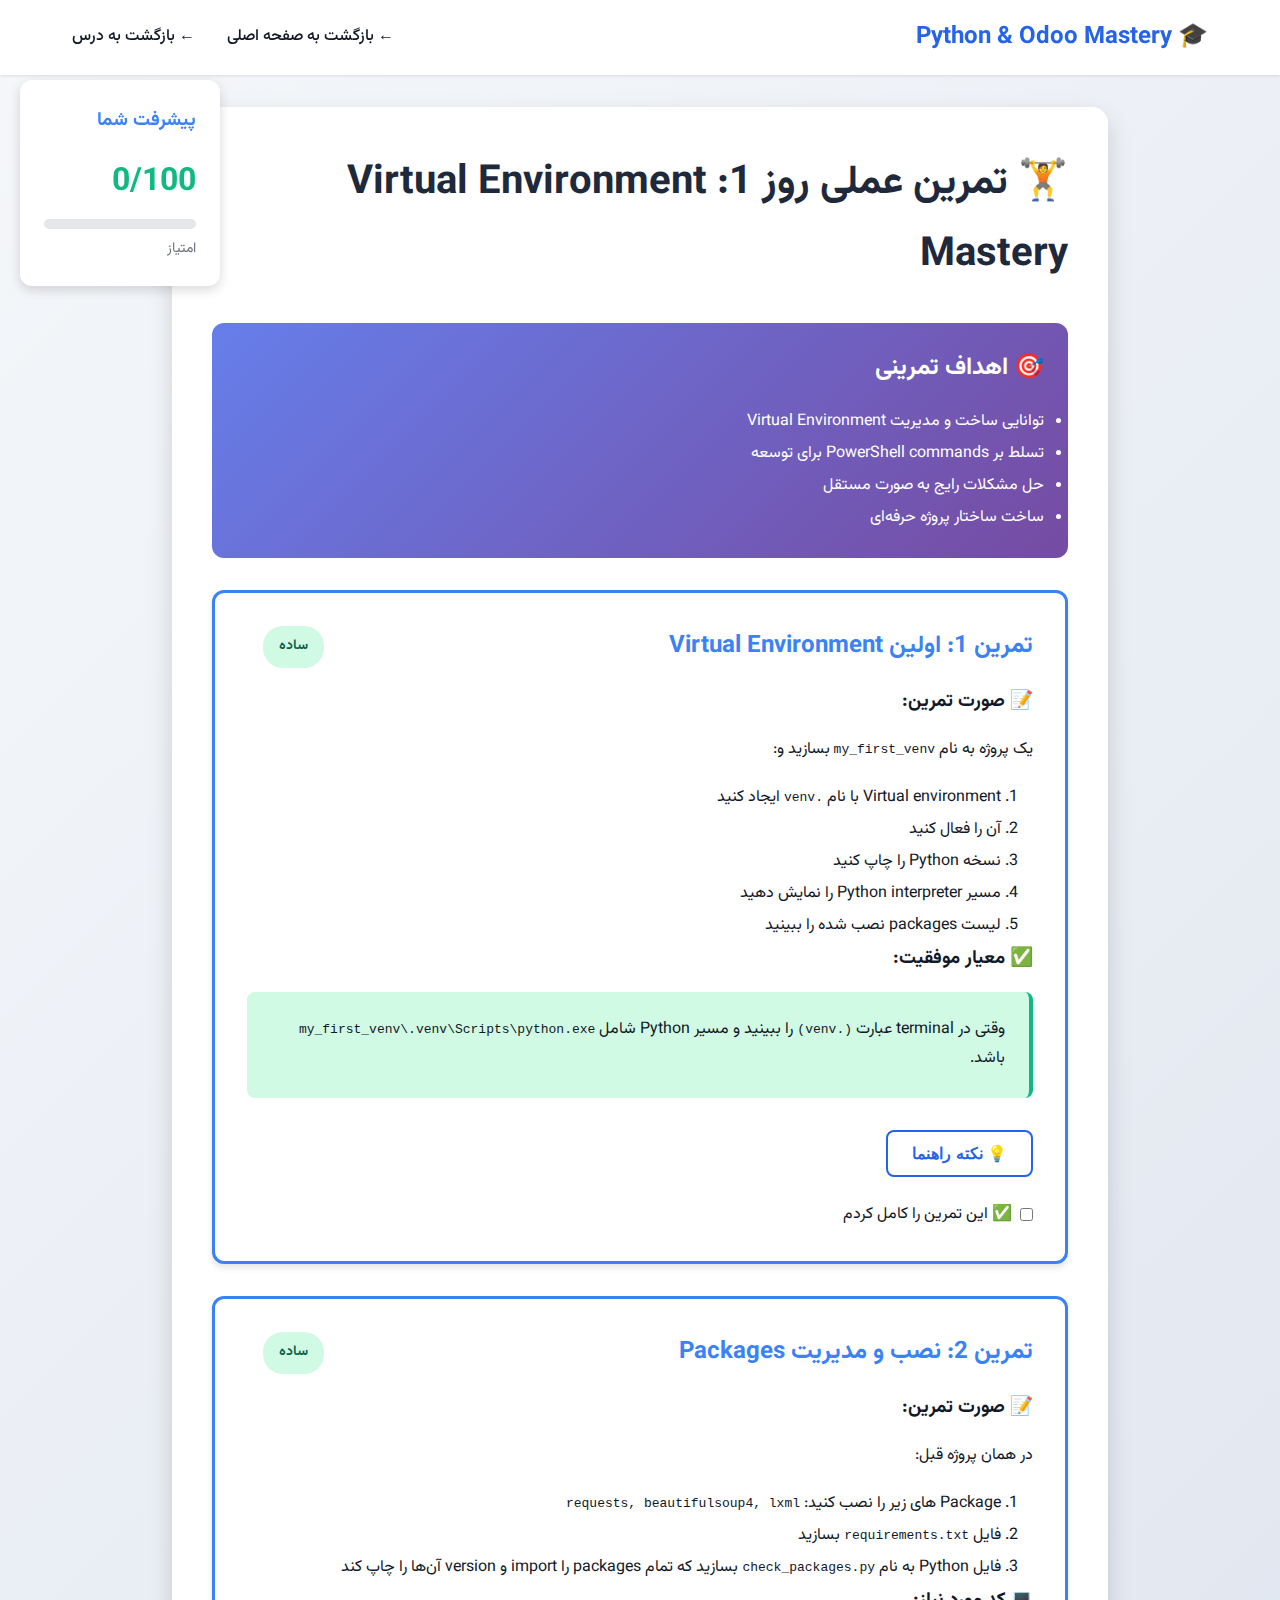
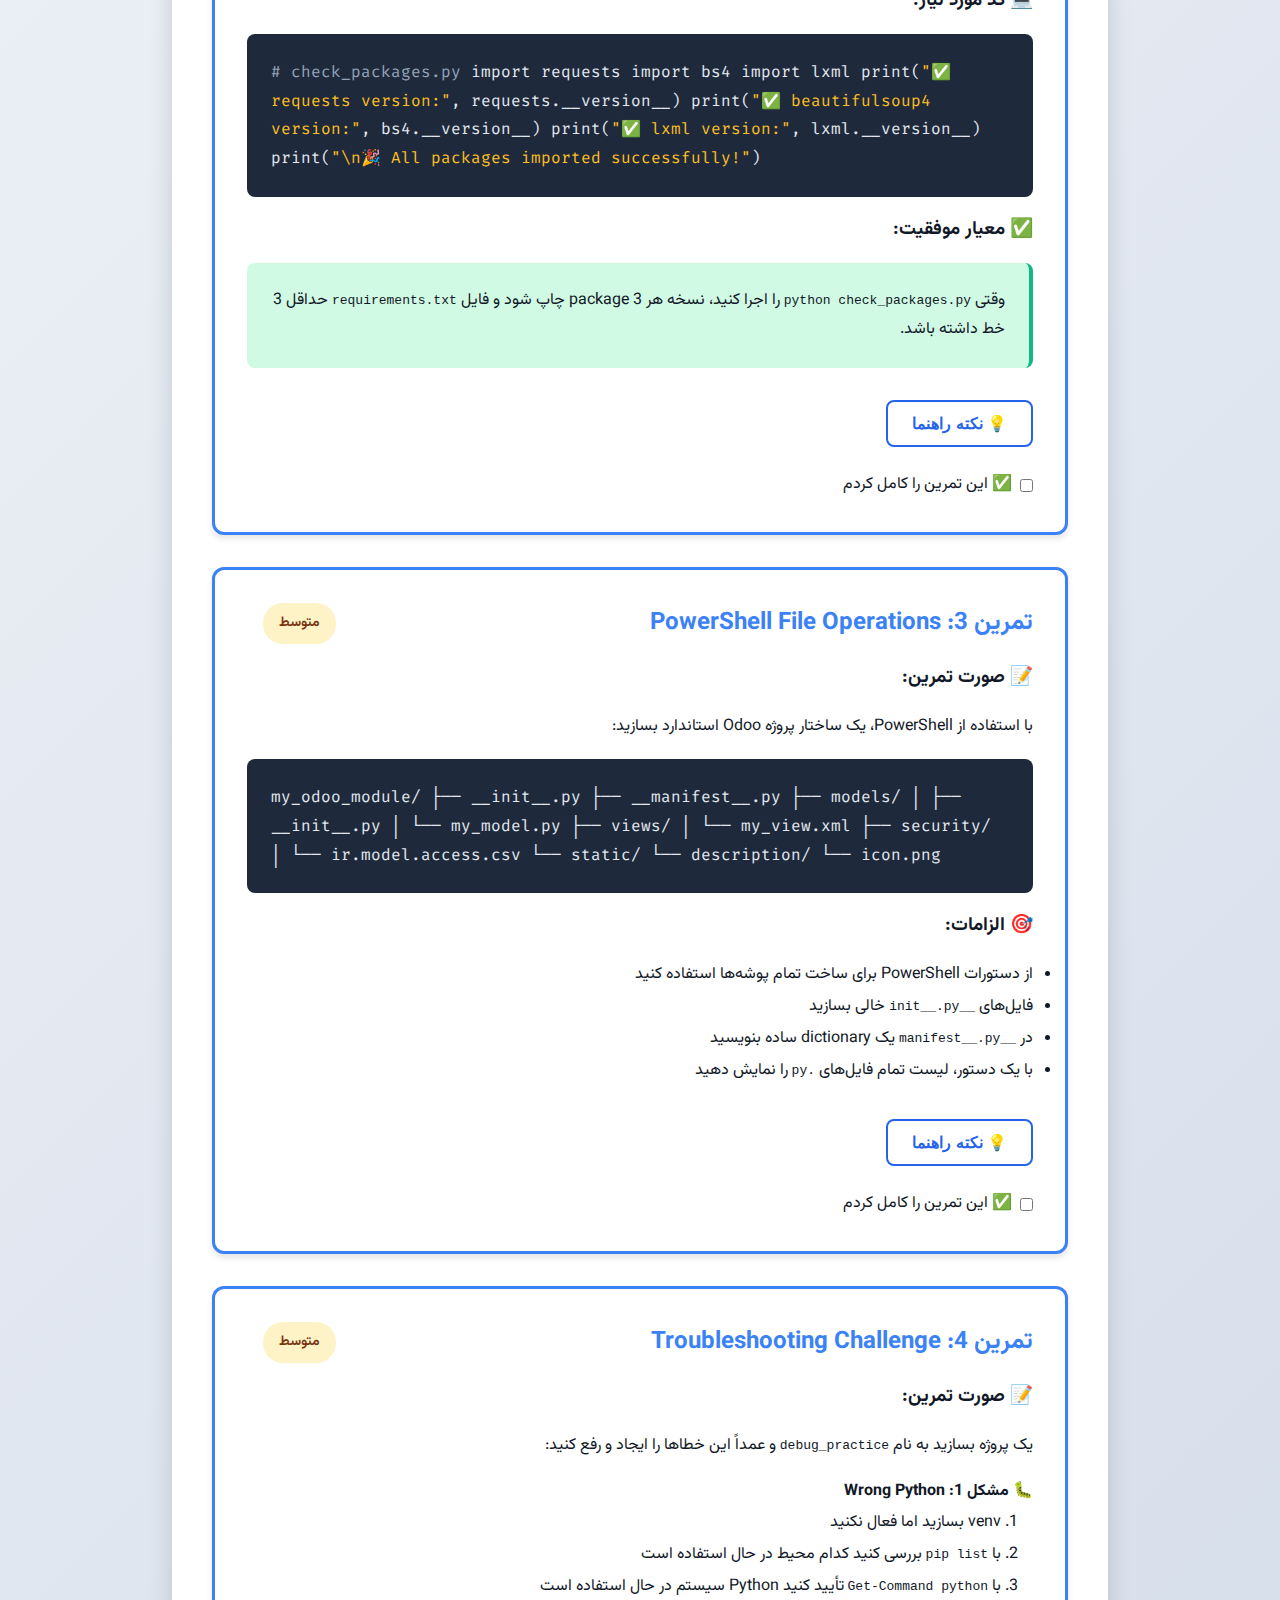
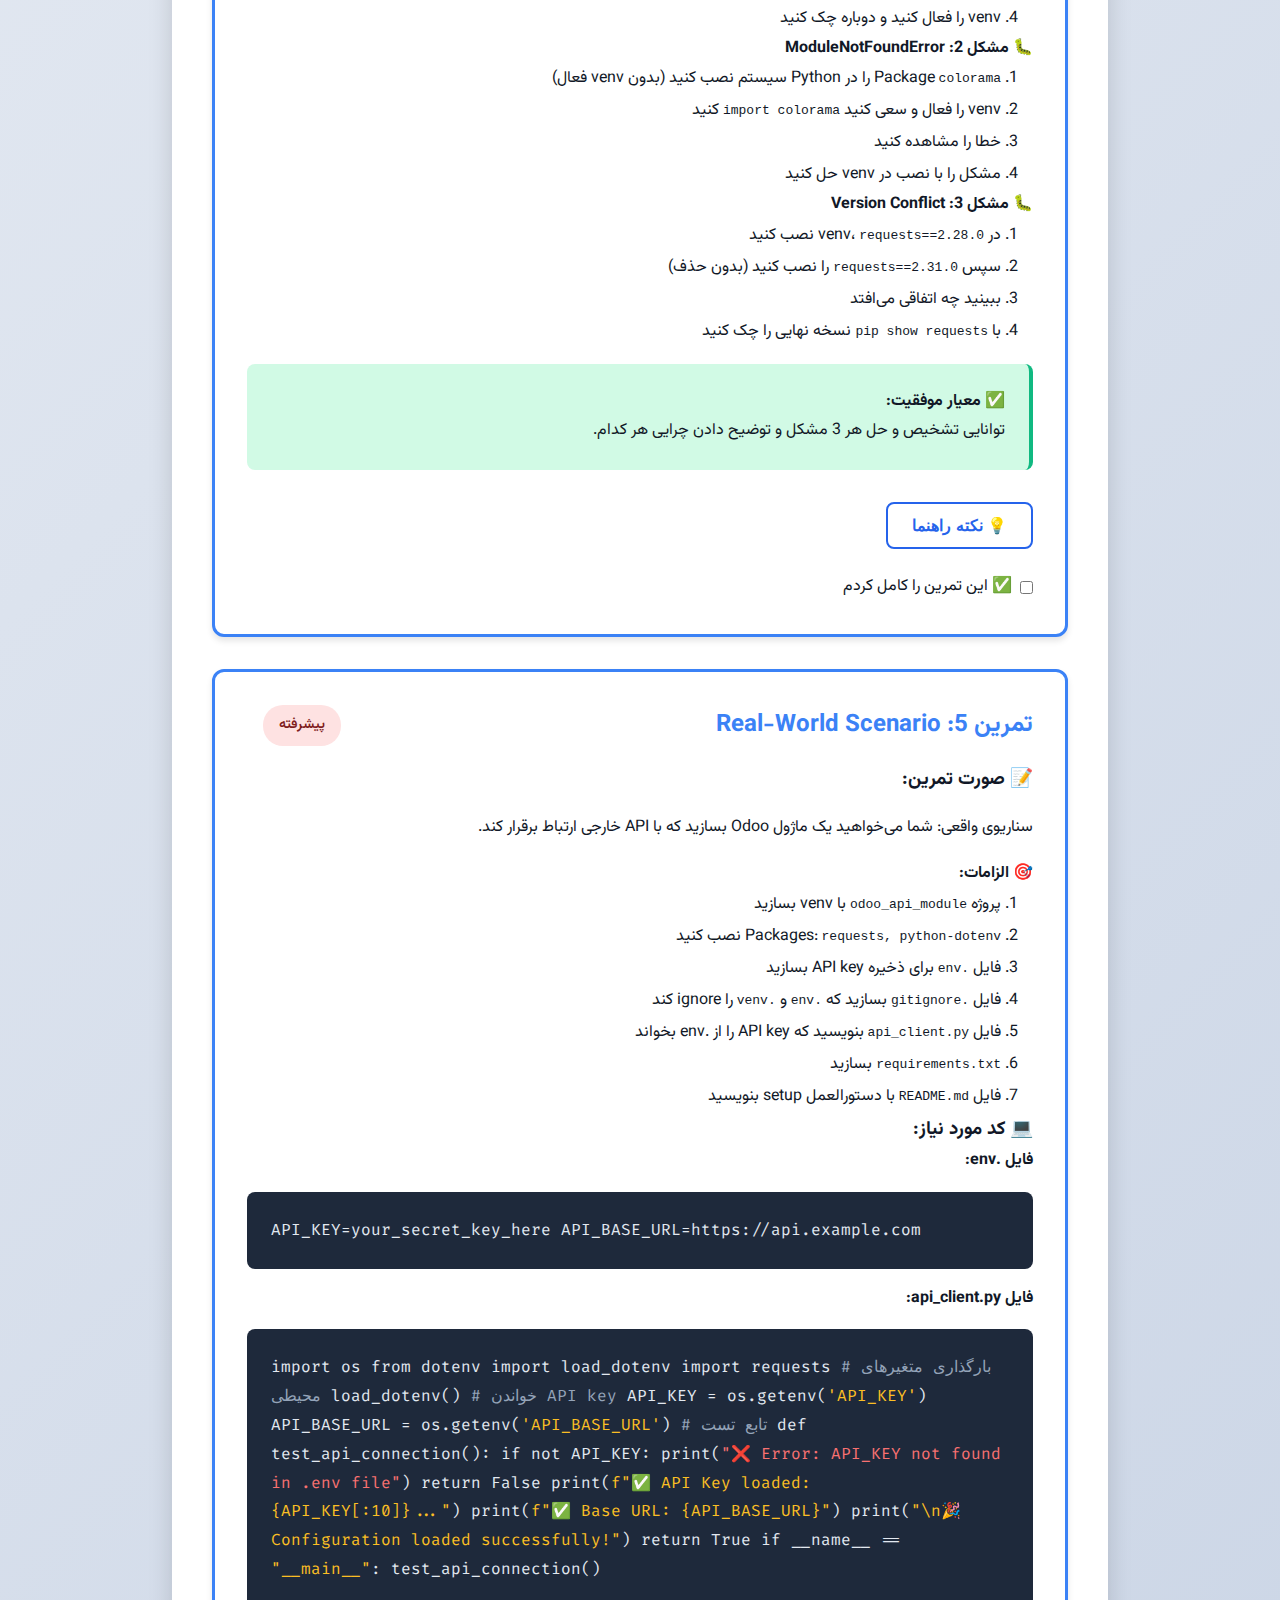
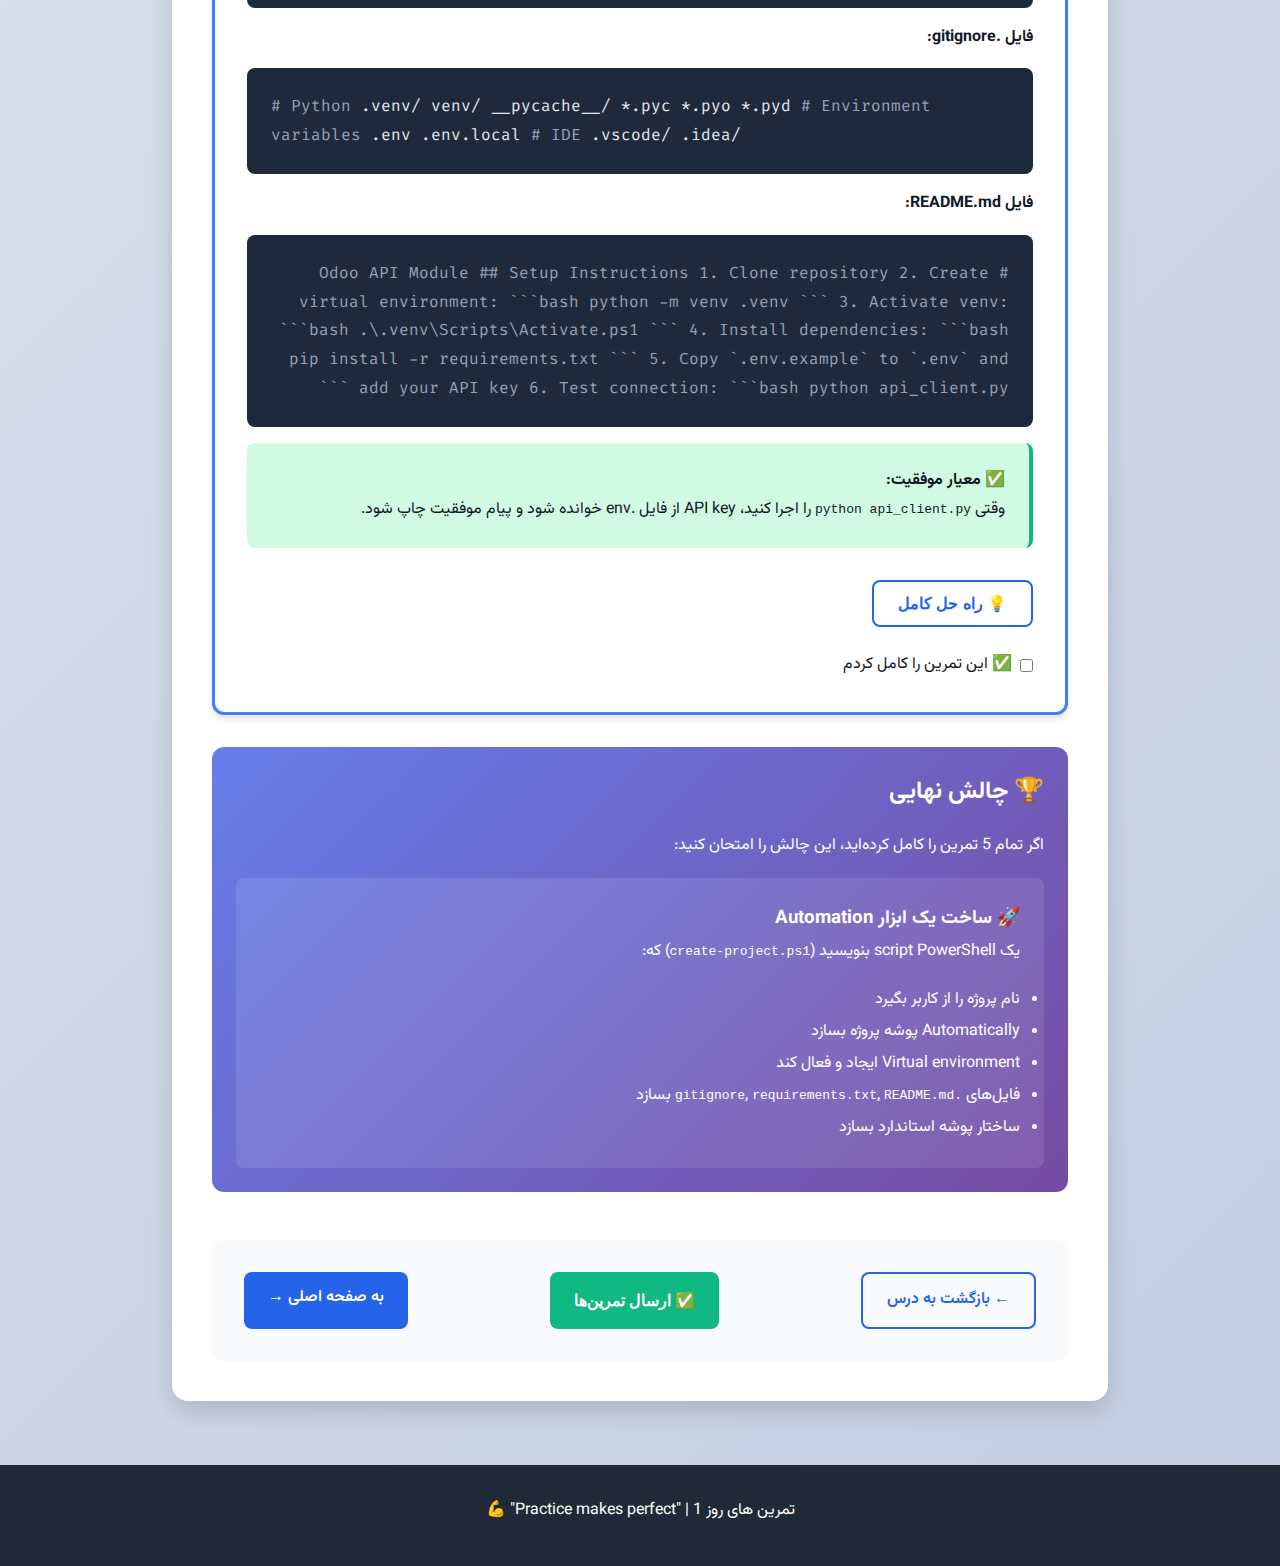
<file: exercises/day01-exercise.html>
<!DOCTYPE html>
<html lang="fa" dir="rtl">
<head>
    <meta charset="UTF-8">
    <meta name="viewport" content="width=device-width, initial-scale=1.0">
    <title>تمرین روز 1: Virtual Environment | Python Mastery</title>
    <link rel="stylesheet" href="../assets/style.css">
    <link href="https://fonts.googleapis.com/css2?family=Vazirmatn:wght@300;400;600;700&family=Fira+Code:wght@400;500;600&display=swap" rel="stylesheet">
    <style>
        .exercise-card {
            background: white;
            border: 3px solid #3b82f6;
            border-radius: 12px;
            padding: 2rem;
            margin: 2rem 0;
            box-shadow: 0 4px 6px rgba(0,0,0,0.1);
        }
        .difficulty {
            display: inline-block;
            padding: 0.5rem 1rem;
            border-radius: 20px;
            font-weight: 600;
            font-size: 0.875rem;
            margin-left: 1rem;
        }
        .difficulty-easy { background: #d1fae5; color: #065f46; }
        .difficulty-medium { background: #fef3c7; color: #78350f; }
        .difficulty-hard { background: #fee2e2; color: #7f1d1d; }
        .code-block {
            background: #1e293b;
            color: #e2e8f0;
            padding: 1.5rem;
            border-radius: 8px;
            font-family: 'Fira Code', monospace;
            margin: 1rem 0;
            direction: ltr;
            text-align: left;
            overflow-x: auto;
        }
       .comment { color: #94a3b8; }
        .command { color: #60a5fa; }
        .output { color: #34d399; }
        .error { color: #f87171; }
        .string { color: #fbbf24; }
        .success-box {
            background: #d1fae5;
            border-right: 4px solid #10b981;
            padding: 1.5rem;
            border-radius: 8px;
            margin: 1rem 0;
        }
        .hint-box {
            background: #fef3c7;
            border-right: 4px solid #f59e0b;
            padding: 1.5rem;
            border-radius: 8px;
            margin: 1rem 0;
        }
        .checkpoint {
            background: linear-gradient(135deg, #667eea 0%, #764ba2 100%);
            color: white;
            padding: 1.5rem;
            border-radius: 12px;
            margin: 2rem 0;
        }
        .score-display {
            position: fixed;
            top: 80px;
            left: 20px;
            background: white;
            padding: 1.5rem;
            border-radius: 12px;
            box-shadow: 0 4px 12px rgba(0,0,0,0.15);
            min-width: 200px;
            z-index: 99;
        }
    </style>
</head>
<body>
    <nav class="navbar">
        <div class="container">
            <h1 class="logo">🎓 Python & Odoo Mastery</h1>
            <div class="nav-links">
                <a href="../index.html">← بازگشت به صفحه اصلی</a>
                <a href="../lessons/day01-environment-setup.html">← بازگشت به درس</a>
            </div>
        </div>
    </nav>

    <div class="score-display">
        <h3 style="margin-bottom: 1rem; color: #3b82f6;">پیشرفت شما</h3>
        <div style="font-size: 2rem; font-weight: 700; color: #10b981; margin-bottom: 0.5rem;" id="score">0/100</div>
        <div style="background: #e5e7eb; height: 10px; border-radius: 5px; overflow: hidden;">
            <div id="progressBar" style="background: linear-gradient(90deg, #10b981, #3b82f6); height: 100%; width: 0%; transition: width 0.5s;"></div>
        </div>
        <p style="font-size: 0.875rem; margin-top: 0.5rem; color: #6b7280;">امتیاز</p>
    </div>

    <main class="container" style="max-width: 1000px; margin: 2rem auto;">
        <div class="section">
            <h1 style="font-size: 2.5rem; margin-bottom: 1.5rem; color: #1e293b;">
                🏋️ تمرین عملی روز 1: Virtual Environment Mastery
            </h1>

            <div class="checkpoint">
                <h2>🎯 اهداف تمرینی</h2>
                <ul style="line-height: 2; margin-top: 1rem;">
                    <li>توانایی ساخت و مدیریت Virtual Environment</li>
                    <li>تسلط بر PowerShell commands برای توسعه</li>
                    <li>حل مشکلات رایج به صورت مستقل</li>
                    <li>ساخت ساختار پروژه حرفه‌ای</li>
                </ul>
            </div>

            <!-- Exercise 1 -->
            <div class="exercise-card" id="ex1">
                <div style="display: flex; justify-content: space-between; align-items: center; margin-bottom: 1rem;">
                    <h2 style="color: #3b82f6;">تمرین 1: اولین Virtual Environment</h2>
                    <span class="difficulty difficulty-easy">ساده</span>
                </div>

                <h3>📝 صورت تمرین:</h3>
                <p style="line-height: 2; margin: 1rem 0;">
                    یک پروژه به نام <code>my_first_venv</code> بسازید و:
                </p>
                <ol style="line-height: 2; margin-right: 2rem;">
                    <li>Virtual environment با نام <code>.venv</code> ایجاد کنید</li>
                    <li>آن را فعال کنید</li>
                    <li>نسخه Python را چاپ کنید</li>
                    <li>مسیر Python interpreter را نمایش دهید</li>
                    <li>لیست packages نصب شده را ببینید</li>
                </ol>

                <h3>✅ معیار موفقیت:</h3>
                <div class="success-box">
                    <p>وقتی در terminal عبارت <code>(.venv)</code> را ببینید و مسیر Python شامل <code>my_first_venv\.venv\Scripts\python.exe</code> باشد.</p>
                </div>

                <button onclick="toggleHint('hint1')" class="btn btn-outline" style="margin-top: 1rem;">
                    💡 نکته راهنما
                </button>
                <div id="hint1" class="hint-box" style="display: none;">
                    <h4>راهنمایی:</h4>
<div class="code-block"><span class="comment"># گام به گام</span>
<span class="command">mkdir my_first_venv</span>
<span class="command">cd my_first_venv</span>
<span class="command">python -m venv .venv</span>
<span class="command">.\.venv\Scripts\Activate.ps1</span>
<span class="command">python --version</span>
<span class="command">python -c "import sys; print(sys.executable)"</span>
<span class="command">pip list</span></div>
                </div>

                <div style="margin-top: 1.5rem;">
                    <label style="display: flex; align-items: center; gap: 0.5rem; cursor: pointer;">
                        <input type="checkbox" class="exercise-check" data-points="10" data-ex="1">
                        <span>✅ این تمرین را کامل کردم</span>
                    </label>
                </div>
            </div>

            <!-- Exercise 2 -->
            <div class="exercise-card" id="ex2">
                <div style="display: flex; justify-content: space-between; align-items: center; margin-bottom: 1rem;">
                    <h2 style="color: #3b82f6;">تمرین 2: نصب و مدیریت Packages</h2>
                    <span class="difficulty difficulty-easy">ساده</span>
                </div>

                <h3>📝 صورت تمرین:</h3>
                <p style="line-height: 2; margin: 1rem 0;">
                    در همان پروژه قبل:
                </p>
                <ol style="line-height: 2; margin-right: 2rem;">
                    <li>Package های زیر را نصب کنید: <code>requests, beautifulsoup4, lxml</code></li>
                    <li>فایل <code>requirements.txt</code> بسازید</li>
                    <li>فایل Python به نام <code>check_packages.py</code> بسازید که تمام packages را import و version آن‌ها را چاپ کند</li>
                </ol>

                <h3>💻 کد مورد نیاز:</h3>
<div class="code-block"><span class="comment"># check_packages.py</span>
import requests
import bs4
import lxml

print(<span class="string">"✅ requests version:"</span>, requests.__version__)
print(<span class="string">"✅ beautifulsoup4 version:"</span>, bs4.__version__)
print(<span class="string">"✅ lxml version:"</span>, lxml.__version__)
print(<span class="string">"\n🎉 All packages imported successfully!"</span>)</div>

                <h3>✅ معیار موفقیت:</h3>
                <div class="success-box">
                    <p>وقتی <code>python check_packages.py</code> را اجرا کنید، نسخه هر 3 package چاپ شود و فایل <code>requirements.txt</code> حداقل 3 خط داشته باشد.</p>
                </div>

                <button onclick="toggleHint('hint2')" class="btn btn-outline" style="margin-top: 1rem;">
                    💡 نکته راهنما
                </button>
                <div id="hint2" class="hint-box" style="display: none;">
                    <h4>راهنمایی:</h4>
<div class="code-block"><span class="comment"># نصب packages</span>
<span class="command">pip install requests beautifulsoup4 lxml</span>

<span class="comment"># ذخیره در requirements.txt</span>
<span class="command">pip freeze > requirements.txt</span>

<span class="comment"># ساخت فایل Python</span>
<span class="command">New-Item -ItemType File -Name "check_packages.py"</span>

<span class="comment"># کد را در فایل بنویسید، سپس اجرا کنید</span>
<span class="command">python check_packages.py</span></div>
                </div>

                <div style="margin-top: 1.5rem;">
                    <label style="display: flex; align-items: center; gap: 0.5rem; cursor: pointer;">
                        <input type="checkbox" class="exercise-check" data-points="15" data-ex="2">
                        <span>✅ این تمرین را کامل کردم</span>
                    </label>
                </div>
            </div>

            <!-- Exercise 3 -->
            <div class="exercise-card" id="ex3">
                <div style="display: flex; justify-content: space-between; align-items: center; margin-bottom: 1rem;">
                    <h2 style="color: #3b82f6;">تمرین 3: PowerShell File Operations</h2>
                    <span class="difficulty difficulty-medium">متوسط</span>
                </div>

                <h3>📝 صورت تمرین:</h3>
                <p style="line-height: 2; margin: 1rem 0;">
                    با استفاده از PowerShell، یک ساختار پروژه Odoo استاندارد بسازید:
                </p>
<div class="code-block">my_odoo_module/
├── __init__.py
├── __manifest__.py
├── models/
│   ├── __init__.py
│   └── my_model.py
├── views/
│   └── my_view.xml
├── security/
│   └── ir.model.access.csv
└── static/
    └── description/
        └── icon.png</div>

                <h3>🎯 الزامات:</h3>
                <ul style="line-height: 2; margin: 1rem 0 1rem 2rem;">
                    <li>از دستورات PowerShell برای ساخت تمام پوشه‌ها استفاده کنید</li>
                    <li>فایل‌های <code>__init__.py</code> خالی بسازید</li>
                    <li>در <code>__manifest__.py</code> یک dictionary ساده بنویسید</li>
                    <li>با یک دستور، لیست تمام فایل‌های <code>.py</code> را نمایش دهید</li>
                </ul>

                <button onclick="toggleHint('hint3')" class="btn btn-outline" style="margin-top: 1rem;">
                    💡 نکته راهنما
                </button>
                <div id="hint3" class="hint-box" style="display: none;">
                    <h4>راهنمایی:</h4>
<div class="code-block"><span class="comment"># ساخت پوشه‌ها</span>
<span class="command">mkdir my_odoo_module</span>
<span class="command">cd my_odoo_module</span>
<span class="command">mkdir models, views, security, static\description</span>

<span class="comment"># ساخت فایل‌های __init__.py</span>
<span class="command">New-Item -ItemType File -Name "__init__.py"</span>
<span class="command">New-Item -ItemType File -Path "models\__init__.py"</span>

<span class="comment"># ساخت سایر فایل‌ها</span>
<span class="command">New-Item -ItemType File -Name "__manifest__.py"</span>
<span class="command">New-Item -ItemType File -Path "models\my_model.py"</span>
<span class="command">New-Item -ItemType File -Path "views\my_view.xml"</span>
<span class="command">New-Item -ItemType File -Path "security\ir.model.access.csv"</span>

<span class="comment"># محتوای __manifest__.py</span>
<span class="command">@"
{
    'name': 'My Odoo Module',
    'version': '1.0',
    'depends': ['base'],
}
"@ | Out-File -FilePath "__manifest__.py" -Encoding utf8</span>

<span class="comment"># لیست تمام فایل‌های .py</span>
<span class="command">Get-ChildItem -Recurse -Filter "*.py" | Select-Object FullName</span></div>
                </div>

                <div style="margin-top: 1.5rem;">
                    <label style="display: flex; align-items: center; gap: 0.5rem; cursor: pointer;">
                        <input type="checkbox" class="exercise-check" data-points="20" data-ex="3">
                        <span>✅ این تمرین را کامل کردم</span>
                    </label>
                </div>
            </div>

            <!-- Exercise 4 -->
            <div class="exercise-card" id="ex4">
                <div style="display: flex; justify-content: space-between; align-items: center; margin-bottom: 1rem;">
                    <h2 style="color: #3b82f6;">تمرین 4: Troubleshooting Challenge</h2>
                    <span class="difficulty difficulty-medium">متوسط</span>
                </div>

                <h3>📝 صورت تمرین:</h3>
                <p style="line-height: 2; margin: 1rem 0;">
                    یک پروژه بسازید به نام <code>debug_practice</code> و عمداً این خطاها را ایجاد و رفع کنید:
                </p>

                <h4>🐛 مشکل 1: Wrong Python</h4>
                <ol style="line-height: 2; margin-right: 2rem;">
                    <li>venv بسازید اما فعال نکنید</li>
                    <li>با <code>pip list</code> بررسی کنید کدام محیط در حال استفاده است</li>
                    <li>با <code>Get-Command python</code> تأیید کنید Python سیستم در حال استفاده است</li>
                    <li>venv را فعال کنید و دوباره چک کنید</li>
                </ol>

                <h4>🐛 مشکل 2: ModuleNotFoundError</h4>
                <ol style="line-height: 2; margin-right: 2rem;">
                    <li>Package <code>colorama</code> را در Python سیستم نصب کنید (بدون venv فعال)</li>
                    <li>venv را فعال و سعی کنید <code>import colorama</code> کنید</li>
                    <li>خطا را مشاهده کنید</li>
                    <li>مشکل را با نصب در venv حل کنید</li>
                </ol>

                <h4>🐛 مشکل 3: Version Conflict</h4>
                <ol style="line-height: 2; margin-right: 2rem;">
                    <li>در venv، <code>requests==2.28.0</code> نصب کنید</li>
                    <li>سپس <code>requests==2.31.0</code> را نصب کنید (بدون حذف)</li>
                    <li>ببینید چه اتفاقی می‌افتد</li>
                    <li>با <code>pip show requests</code> نسخه نهایی را چک کنید</li>
                </ol>

                <div class="success-box">
                    <h4>✅ معیار موفقیت:</h4>
                    <p>توانایی تشخیص و حل هر 3 مشکل و توضیح دادن چرایی هر کدام.</p>
                </div>

                <button onclick="toggleHint('hint4')" class="btn btn-outline" style="margin-top: 1rem;">
                    💡 نکته راهنما
                </button>
                <div id="hint4" class="hint-box" style="display: none;">
                    <h4>راهنمایی:</h4>
<div class="code-block"><span class="comment"># مشکل 1: Wrong Python</span>
<span class="command">mkdir debug_practice; cd debug_practice</span>
<span class="command">python -m venv .venv</span>
<span class="comment"># عمداً فعال نکنید</span>
<span class="command">pip list</span>                 <span class="comment"># packages سیستم</span>
<span class="command">Get-Command python | Select-Object Source</span>    <span class="comment"># مسیر سیستم</span>
<span class="command">.\.venv\Scripts\Activate.ps1</span>
<span class="command">Get-Command python | Select-Object Source</span>    <span class="comment"># حالا مسیر venv</span>

<span class="comment"># مشکل 2: ModuleNotFoundError</span>
<span class="command">deactivate</span>               <span class="comment"># خروج از venv</span>
<span class="command">pip install colorama</span>     <span class="comment"># نصب در سیستم</span>
<span class="command">.\.venv\Scripts\Activate.ps1</span>
<span class="command">python -c "import colorama"</span>    <span class="error"># ERROR!</span>
<span class="command">pip install colorama</span>     <span class="comment"># حالا در venv نصب کنید</span>
<span class="command">python -c "import colorama"</span>    <span class="output"># SUCCESS!</span>

<span class="comment"># مشکل 3: Version Conflict</span>
<span class="command">pip install requests==2.28.0</span>
<span class="command">pip install requests==2.31.0</span>   <span class="comment"># جایگزین می‌شود</span>
<span class="command">pip show requests</span>        <span class="output"># Version: 2.31.0</span></div>
                </div>

                <div style="margin-top: 1.5rem;">
                    <label style="display: flex; align-items: center; gap: 0.5rem; cursor: pointer;">
                        <input type="checkbox" class="exercise-check" data-points="25" data-ex="4">
                        <span>✅ این تمرین را کامل کردم</span>
                    </label>
                </div>
            </div>

            <!-- Exercise 5 -->
            <div class="exercise-card" id="ex5">
                <div style="display: flex; justify-content: space-between; align-items: center; margin-bottom: 1rem;">
                    <h2 style="color: #3b82f6;">تمرین 5: Real-World Scenario</h2>
                    <span class="difficulty difficulty-hard">پیشرفته</span>
                </div>

                <h3>📝 صورت تمرین:</h3>
                <p style="line-height: 2; margin: 1rem 0;">
                    سناریوی واقعی: شما می‌خواهید یک ماژول Odoo بسازید که با API خارجی ارتباط برقرار کند.
                </p>

                <h4>🎯 الزامات:</h4>
                <ol style="line-height: 2; margin-right: 2rem;">
                    <li>پروژه <code>odoo_api_module</code> با venv بسازید</li>
                    <li>Packages: <code>requests, python-dotenv</code> نصب کنید</li>
                    <li>فایل <code>.env</code> برای ذخیره API key بسازید</li>
                    <li>فایل <code>.gitignore</code> بسازید که <code>.env</code> و <code>.venv</code> را ignore کند</li>
                    <li>فایل <code>api_client.py</code> بنویسید که API key را از .env بخواند</li>
                    <li><code>requirements.txt</code> بسازید</li>
                    <li>فایل <code>README.md</code> با دستورالعمل setup بنویسید</li>
                </ol>

                <h3>💻 کد مورد نیاز:</h3>
                
                <h4>فایل .env:</h4>
<div class="code-block">API_KEY=your_secret_key_here
API_BASE_URL=https://api.example.com</div>

                <h4>فایل api_client.py:</h4>
<div class="code-block">import os
from dotenv import load_dotenv
import requests

<span class="comment"># بارگذاری متغیرهای محیطی</span>
load_dotenv()

<span class="comment"># خواندن API key</span>
API_KEY = os.getenv(<span class="string">'API_KEY'</span>)
API_BASE_URL = os.getenv(<span class="string">'API_BASE_URL'</span>)

<span class="comment"># تابع تست</span>
def test_api_connection():
    if not API_KEY:
        print(<span class="error">"❌ Error: API_KEY not found in .env file"</span>)
        return False
    
    print(<span class="string">f"✅ API Key loaded: {API_KEY[:10]}..."</span>)
    print(<span class="string">f"✅ Base URL: {API_BASE_URL}"</span>)
    print(<span class="string">"\n🎉 Configuration loaded successfully!"</span>)
    return True

if __name__ == <span class="string">"__main__"</span>:
    test_api_connection()</div>

                <h4>فایل .gitignore:</h4>
<div class="code-block"><span class="comment"># Python</span>
.venv/
venv/
__pycache__/
*.pyc
*.pyo
*.pyd

<span class="comment"># Environment variables</span>
.env
.env.local

<span class="comment"># IDE</span>
.vscode/
.idea/</div>

                <h4>فایل README.md:</h4>
<div class="code-block" style="direction: rtl; text-align: right; color: #e2e8f0;"><span class="comment"># Odoo API Module

## Setup Instructions

1. Clone repository
2. Create virtual environment:
   ```bash
   python -m venv .venv
   ```
3. Activate venv:
   ```bash
   .\.venv\Scripts\Activate.ps1
   ```
4. Install dependencies:
   ```bash
   pip install -r requirements.txt
   ```
5. Copy `.env.example` to `.env` and add your API key
6. Test connection:
   ```bash
   python api_client.py
   ```</span></div>

                <div class="success-box">
                    <h4>✅ معیار موفقیت:</h4>
                    <p>وقتی <code>python api_client.py</code> را اجرا کنید، API key از فایل .env خوانده شود و پیام موفقیت چاپ شود.</p>
                </div>

                <button onclick="toggleHint('hint5')" class="btn btn-outline" style="margin-top: 1rem;">
                    💡 راه حل کامل
                </button>
                <div id="hint5" class="hint-box" style="display: none;">
                    <h4>راه حل گام به گام:</h4>
<div class="code-block"><span class="comment"># 1. ساخت پروژه و venv</span>
<span class="command">mkdir odoo_api_module</span>
<span class="command">cd odoo_api_module</span>
<span class="command">python -m venv .venv</span>
<span class="command">.\.venv\Scripts\Activate.ps1</span>

<span class="comment"># 2. نصب packages</span>
<span class="command">pip install requests python-dotenv</span>

<span class="comment"># 3. ساخت فایل .env</span>
<span class="command">@"
API_KEY=test_key_12345
API_BASE_URL=https://api.example.com
"@ | Out-File -FilePath ".env" -Encoding utf8</span>

<span class="comment"># 4. ساخت .gitignore</span>
<span class="command">@"
.venv/
__pycache__/
*.pyc
.env
"@ | Out-File -FilePath ".gitignore" -Encoding utf8</span>

<span class="comment"># 5. کپی کردن کد api_client.py در فایل</span>
<span class="comment"># (از بالا کپی کنید)</span>

<span class="comment"># 6. ذخیره requirements</span>
<span class="command">pip freeze > requirements.txt</span>

<span class="comment"># 7. ساخت README.md</span>
<span class="comment"># (محتوای بالا را کپی کنید)</span>

<span class="comment"># 8. تست</span>
<span class="command">python api_client.py</span>
<span class="output">✅ API Key loaded: test_key_1...
✅ Base URL: https://api.example.com

🎉 Configuration loaded successfully!</span></div>
                </div>

                <div style="margin-top: 1.5rem;">
                    <label style="display: flex; align-items: center; gap: 0.5rem; cursor: pointer;">
                        <input type="checkbox" class="exercise-check" data-points="30" data-ex="5">
                        <span>✅ این تمرین را کامل کردم</span>
                    </label>
                </div>
            </div>

            <!-- Final Challenge -->
            <div class="checkpoint">
                <h2>🏆 چالش نهایی</h2>
                <p style="line-height: 2; margin: 1rem 0;">
                    اگر تمام 5 تمرین را کامل کرده‌اید، این چالش را امتحان کنید:
                </p>
                <div style="background: rgba(255,255,255,0.1); padding: 1.5rem; border-radius: 8px; margin-top: 1rem;">
                    <h3>🚀 ساخت یک ابزار Automation</h3>
                    <p style="line-height: 2;">
                        یک script PowerShell بنویسید (<code>create-project.ps1</code>) که:
                    </p>
                    <ul style="line-height: 2; margin-top: 1rem;">
                        <li>نام پروژه را از کاربر بگیرد</li>
                        <li>Automatically پوشه پروژه بسازد</li>
                        <li>Virtual environment ایجاد و فعال کند</li>
                        <li>فایل‌های <code>.gitignore</code>, <code>requirements.txt</code>, <code>README.md</code> بسازد</li>
                        <li>ساختار پوشه استاندارد بسازد</li>
                    </ul>
                </div>
            </div>

            <!-- Navigation -->
            <div style="display: flex; justify-content: space-between; margin-top: 3rem; padding: 2rem; background: #f8fafc; border-radius: 12px;">
                <a href="../lessons/day01-environment-setup.html" class="btn btn-outline">← بازگشت به درس</a>
                <button onclick="submitExercises()" class="btn btn-success">✅ ارسال تمرین‌ها</button>
                <a href="../index.html" class="btn btn-primary">به صفحه اصلی →</a>
            </div>
        </div>
    </main>

    <footer class="footer">
        <div class="container">
            <p>تمرین های روز 1 | "Practice makes perfect" 💪</p>
        </div>
    </footer>

    <script>
        let totalPoints = 0;
        const maxPoints = 100;

        function toggleHint(id) {
            const hint = document.getElementById(id);
            hint.style.display = hint.style.display === 'none' ? 'block' : 'none';
        }

        function updateScore() {
            const checkboxes = document.querySelectorAll('.exercise-check:checked');
            totalPoints = 0;
            checkboxes.forEach(cb => {
                totalPoints += parseInt(cb.dataset.points);
            });

            document.getElementById('score').textContent = `${totalPoints}/${maxPoints}`;
            document.getElementById('progressBar').style.width = `${(totalPoints/maxPoints)*100}%`;

            // Save progress
            localStorage.setItem('day01_exercise_score', totalPoints);
            saveCompletedExercises();
        }

        function saveCompletedExercises() {
            const completed = [];
            document.querySelectorAll('.exercise-check:checked').forEach(cb => {
                completed.push(cb.dataset.ex);
            });
            localStorage.setItem('day01_completed_exercises', JSON.stringify(completed));
        }

        function loadProgress() {
            const saved = localStorage.getItem('day01_completed_exercises');
            if (saved) {
                const completed = JSON.parse(saved);
                completed.forEach(exNum => {
                    const checkbox = document.querySelector(`[data-ex="${exNum}"]`);
                    if (checkbox) checkbox.checked = true;
                });
                updateScore();
            }
        }

        function submitExercises() {
            if (totalPoints >= 70) {
                const message = totalPoints === 100 
                    ? '🎉🎉🎉 عالی! نمره کامل!\n\nشما تمام تمرین‌ها را با موفقیت انجام دادید. آماده روز 2 هستید!'
                    : `👍 خوب است! شما ${totalPoints} امتیاز کسب کردید.\n\nتوصیه: تمرین‌های باقی‌مانده را نیز انجام دهید.`;
                
                alert(message);
                localStorage.setItem('day01_exercises_submitted', 'true');
                localStorage.setItem('day01_final_score', totalPoints);
            } else {
                alert(`📖 نیاز به تمرین بیشتر\n\nشما ${totalPoints} امتیاز دارید. حداقل 70 امتیاز برای گذراندن روز 1 لازم است.\n\nلطفاً تمرین‌های دیگر را نیز انجام دهید.`);
            }
        }

        // Event listeners
        document.querySelectorAll('.exercise-check').forEach(checkbox => {
            checkbox.addEventListener('change', updateScore);
        });

        // Load progress on page load
        window.addEventListener('load', loadProgress);
    </script>
</body>
</html>
</file>
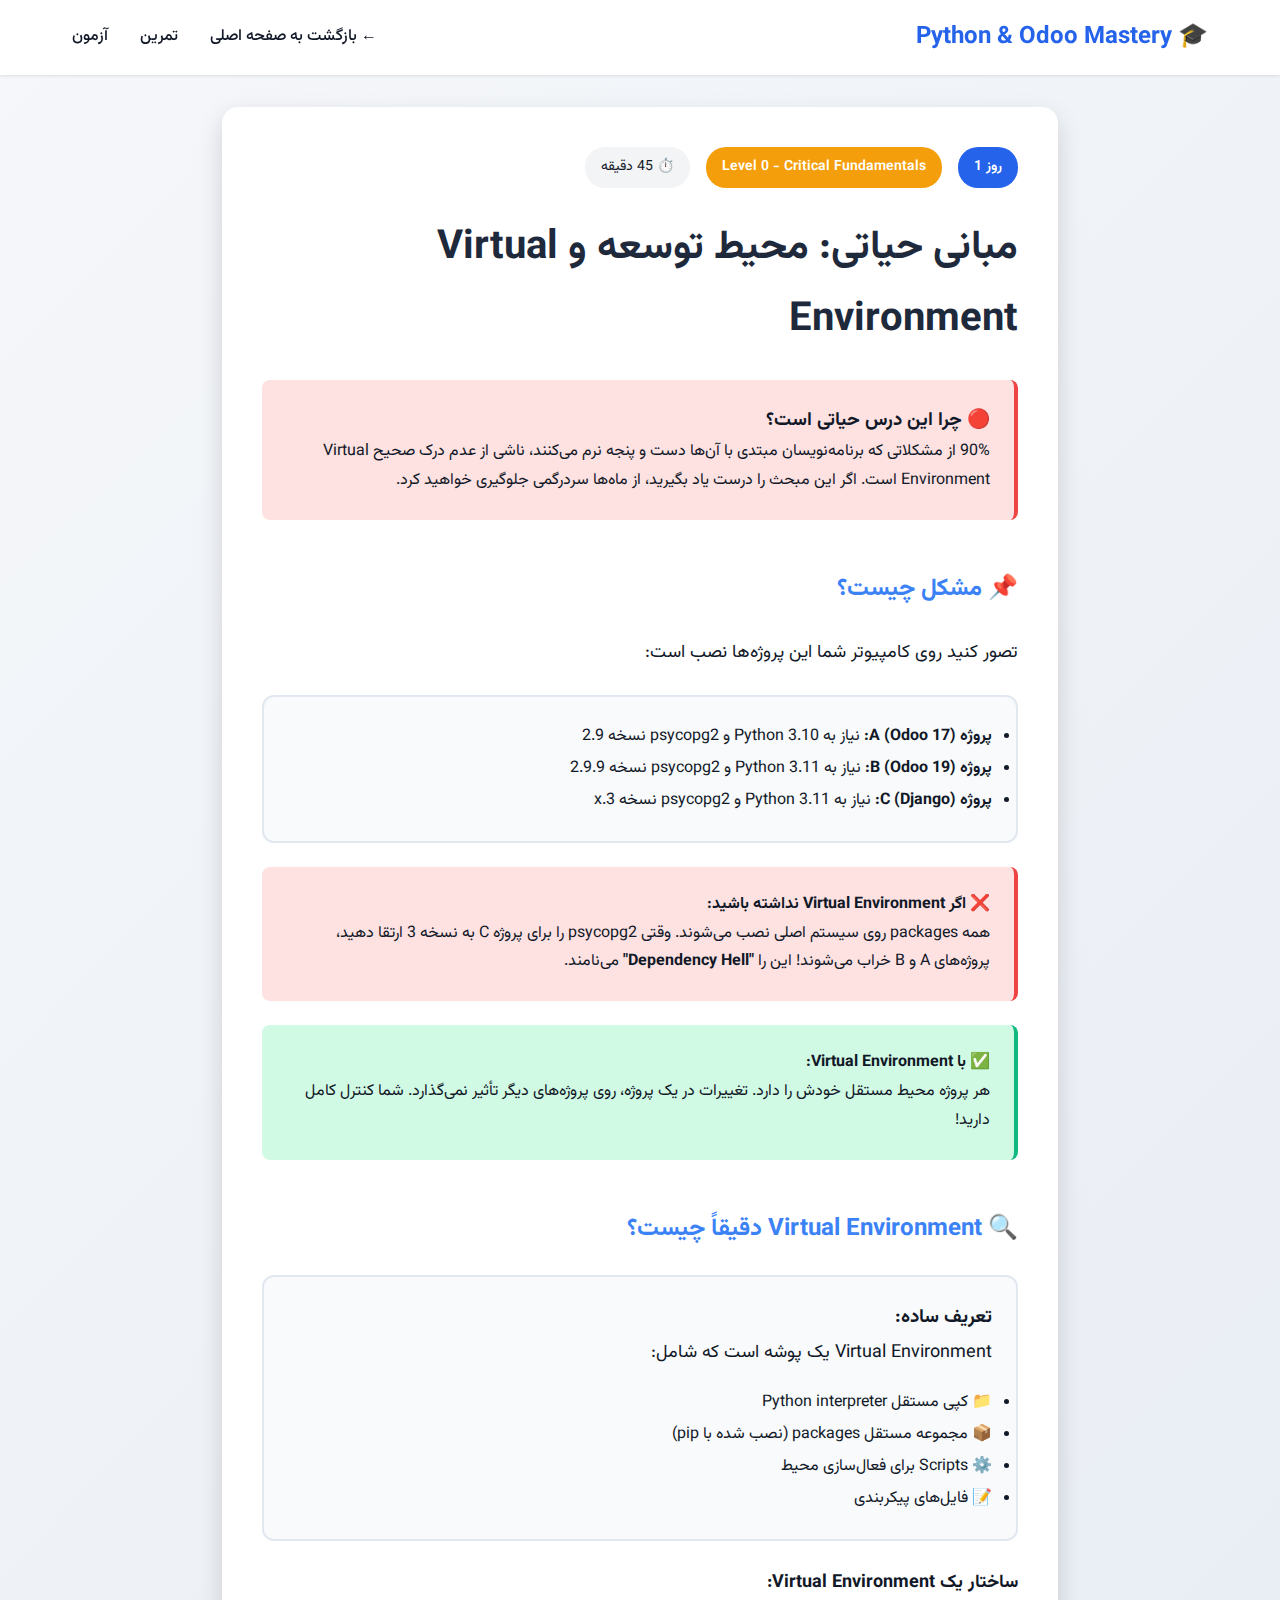
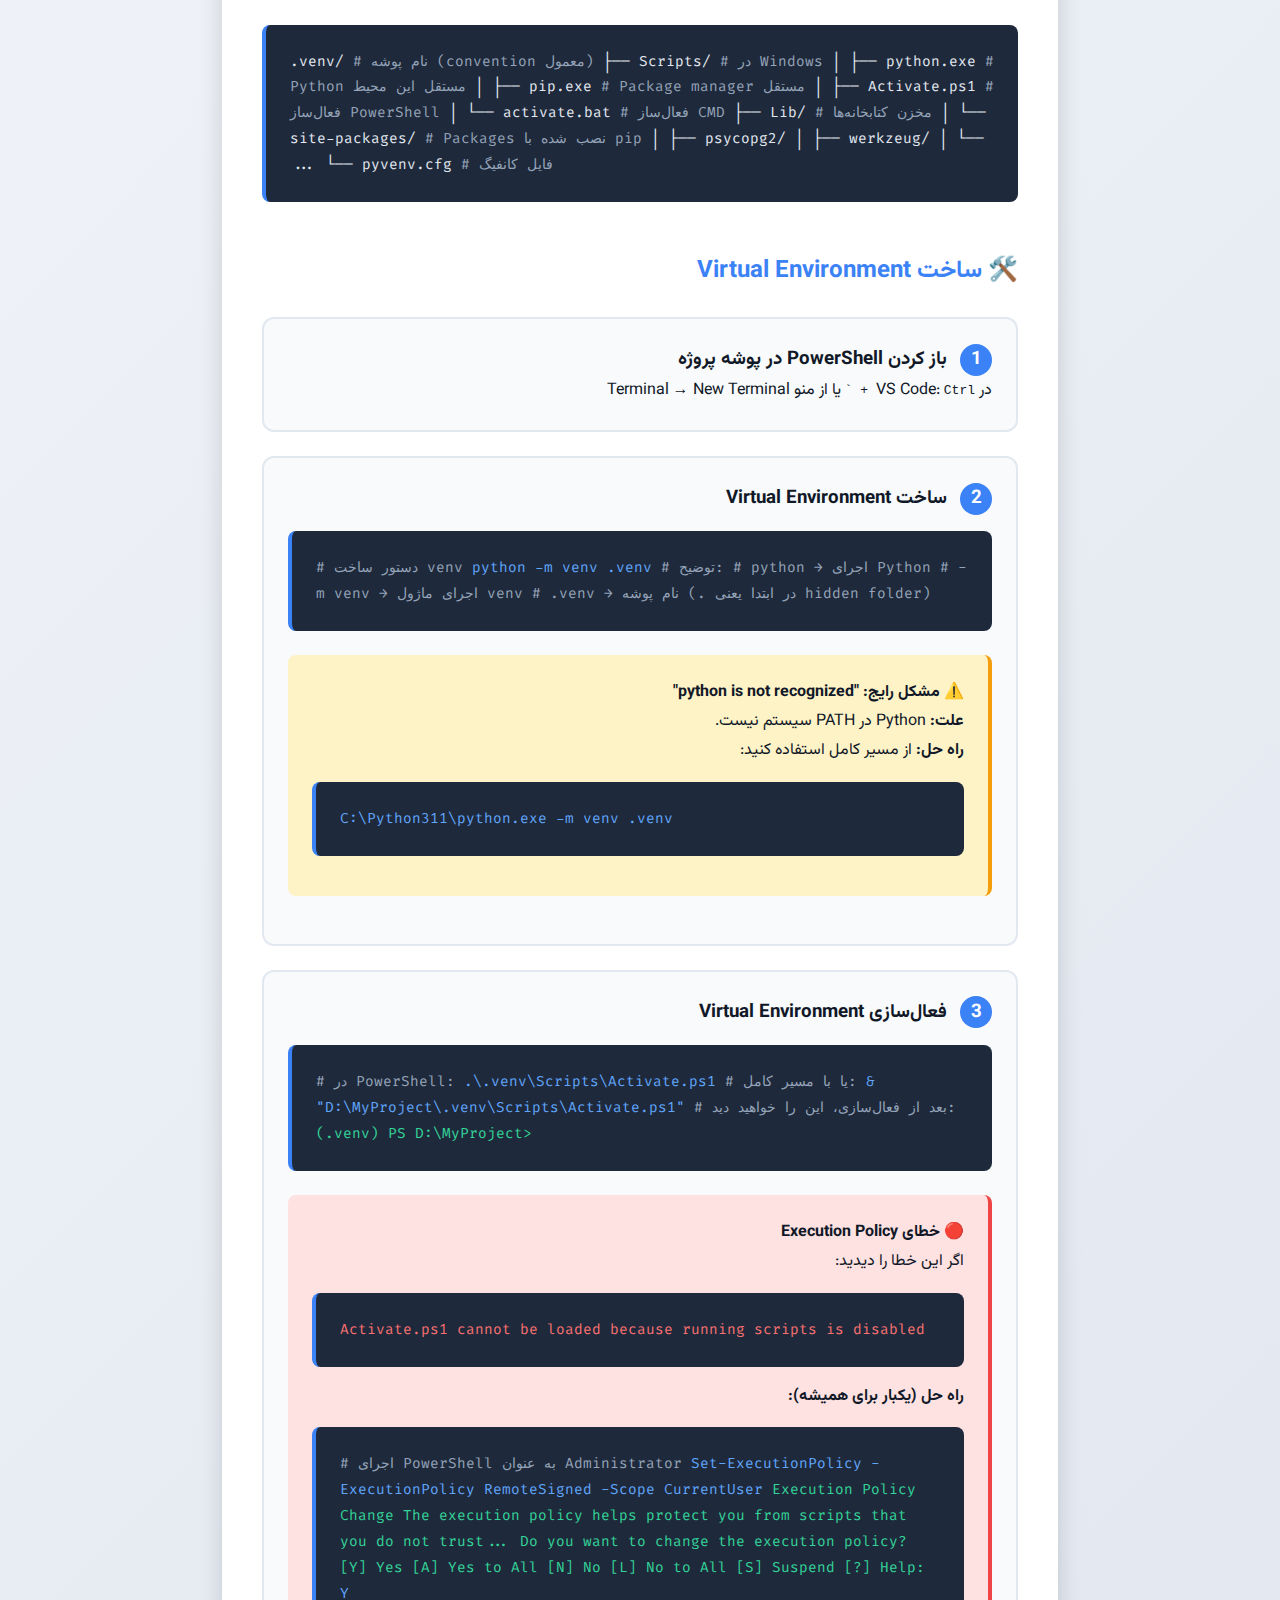
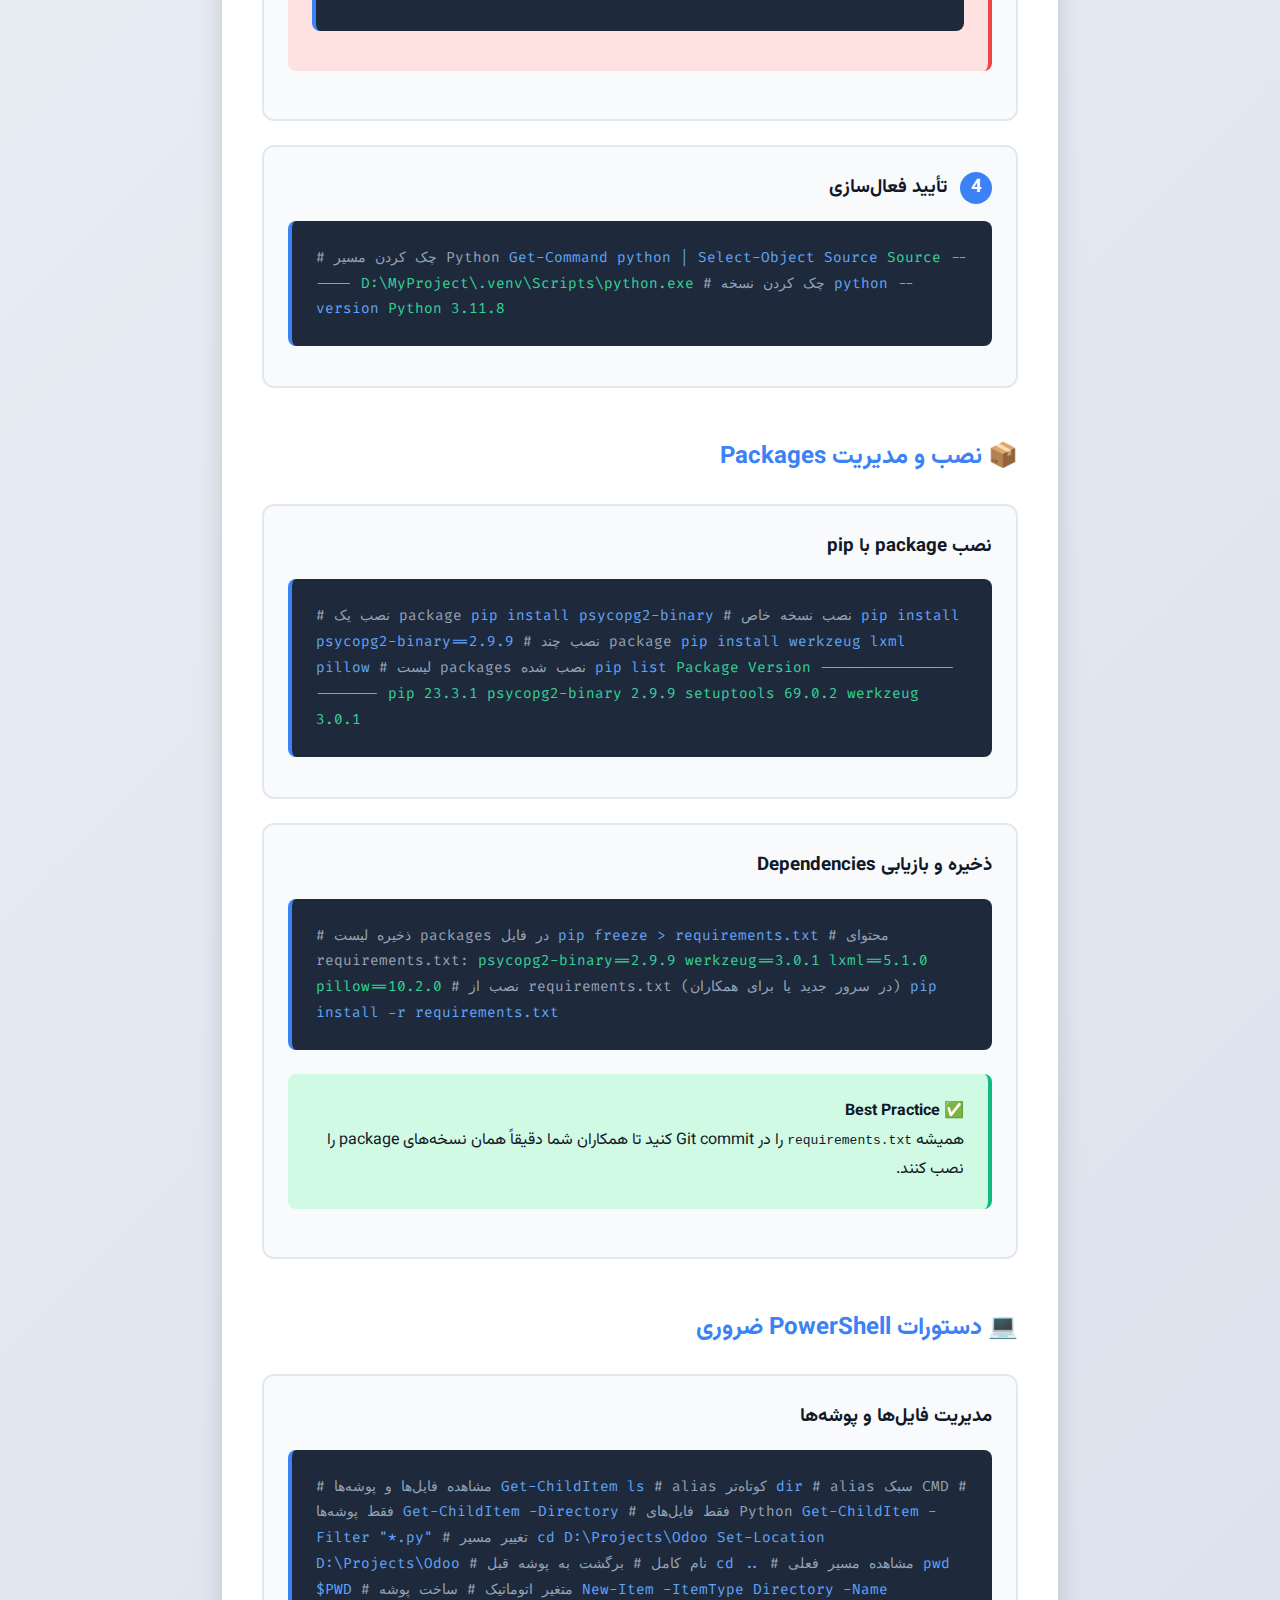
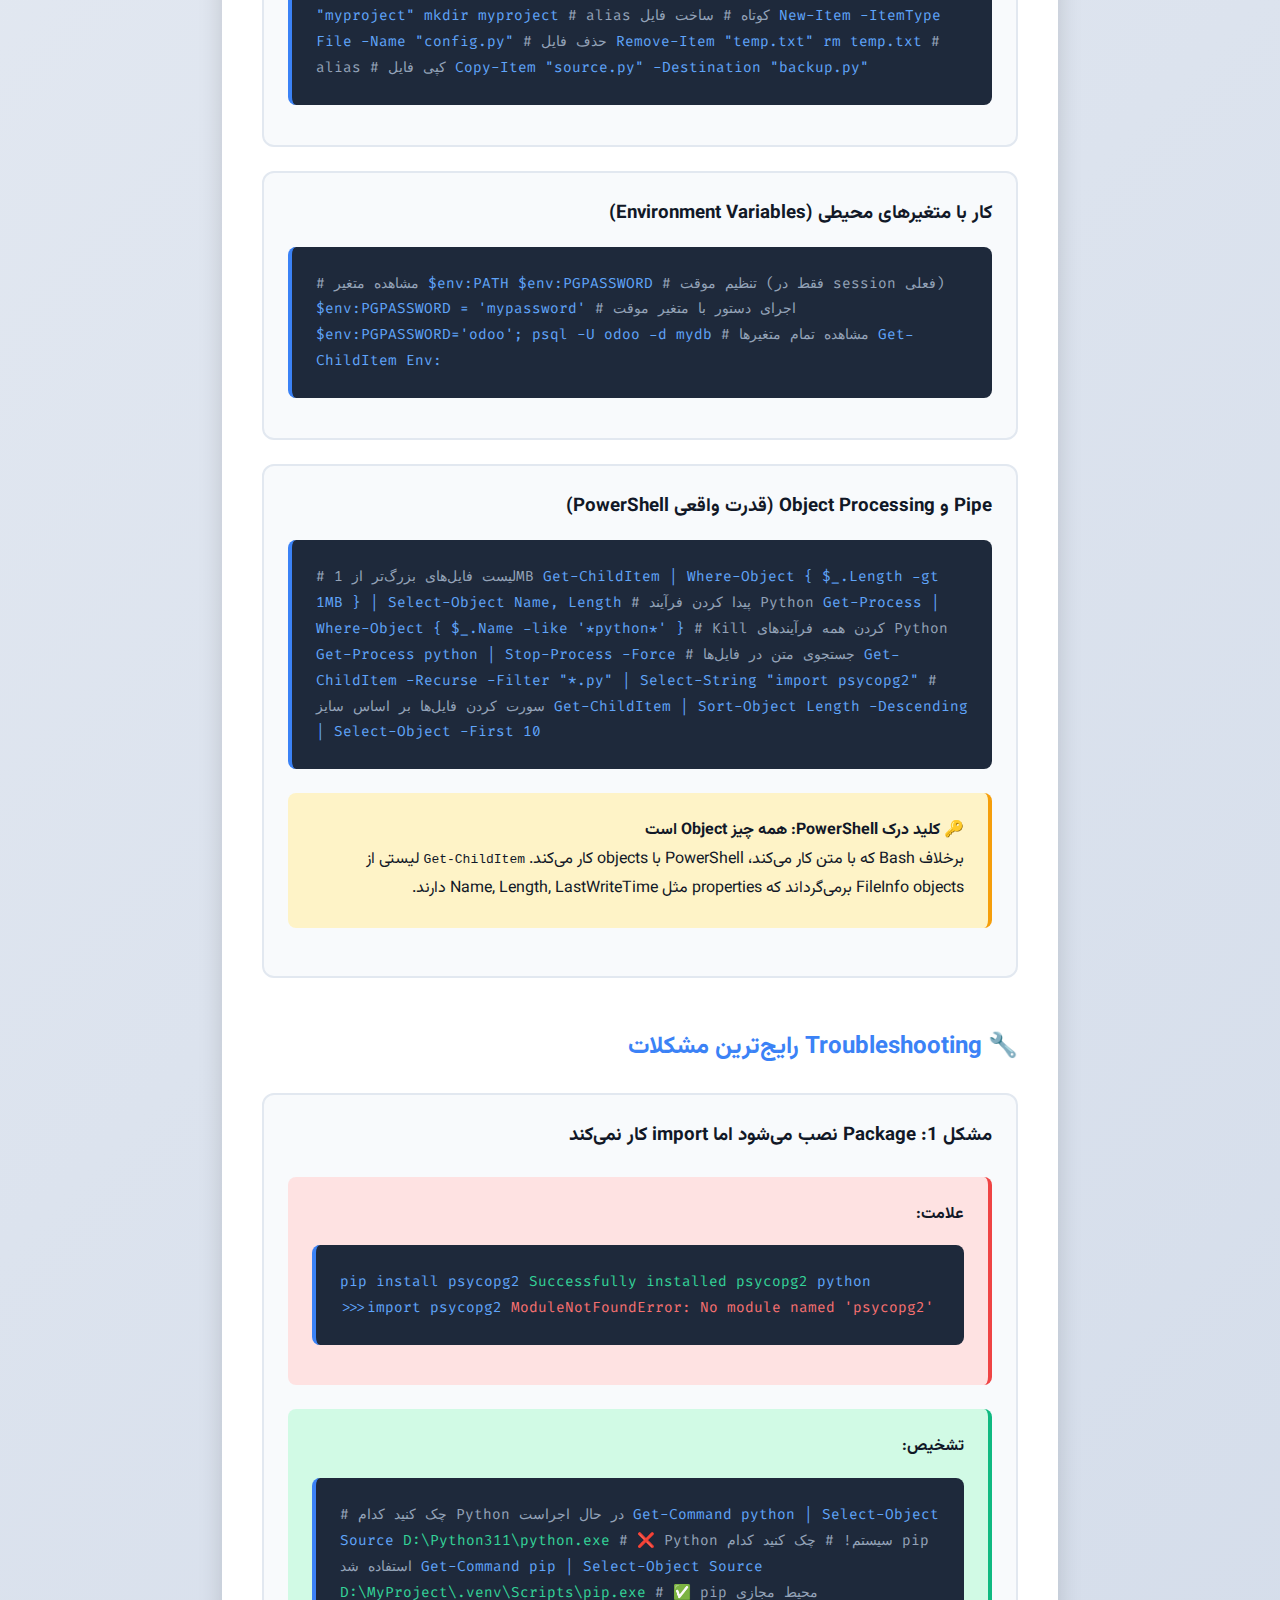
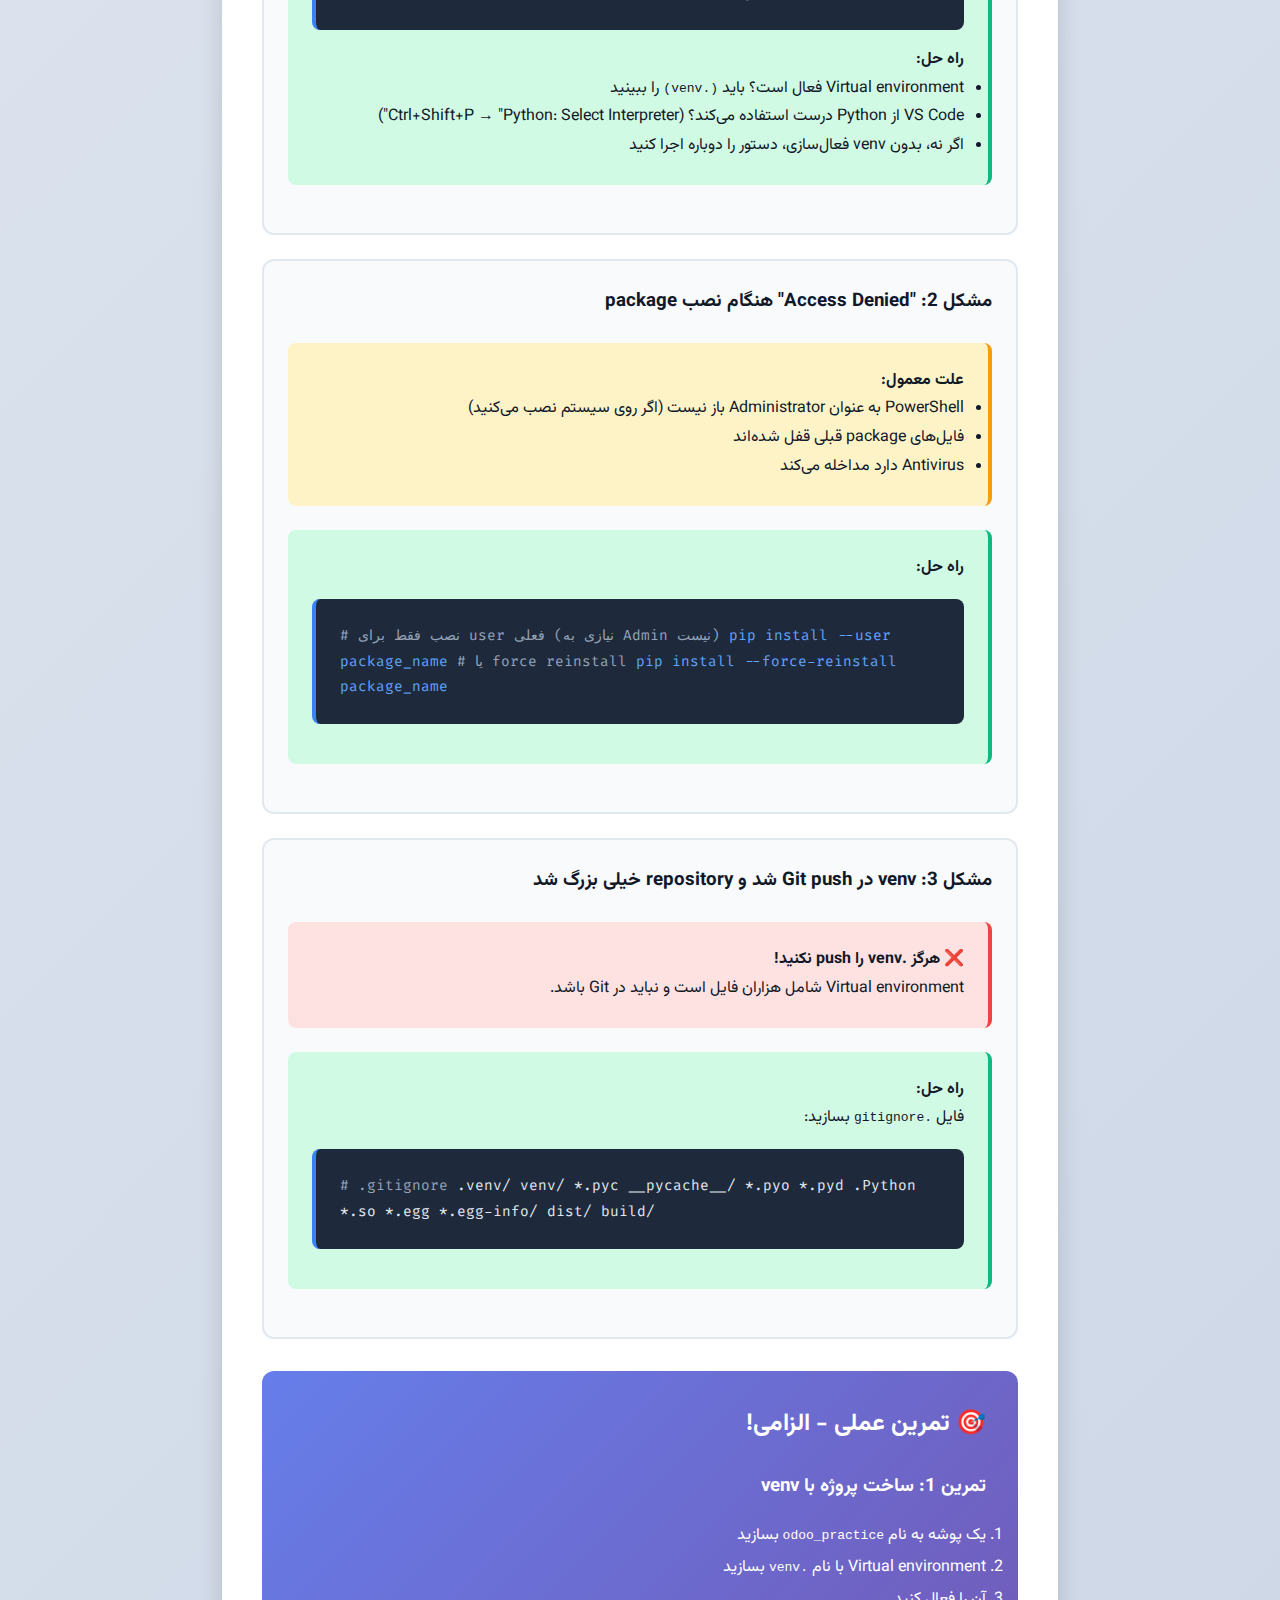
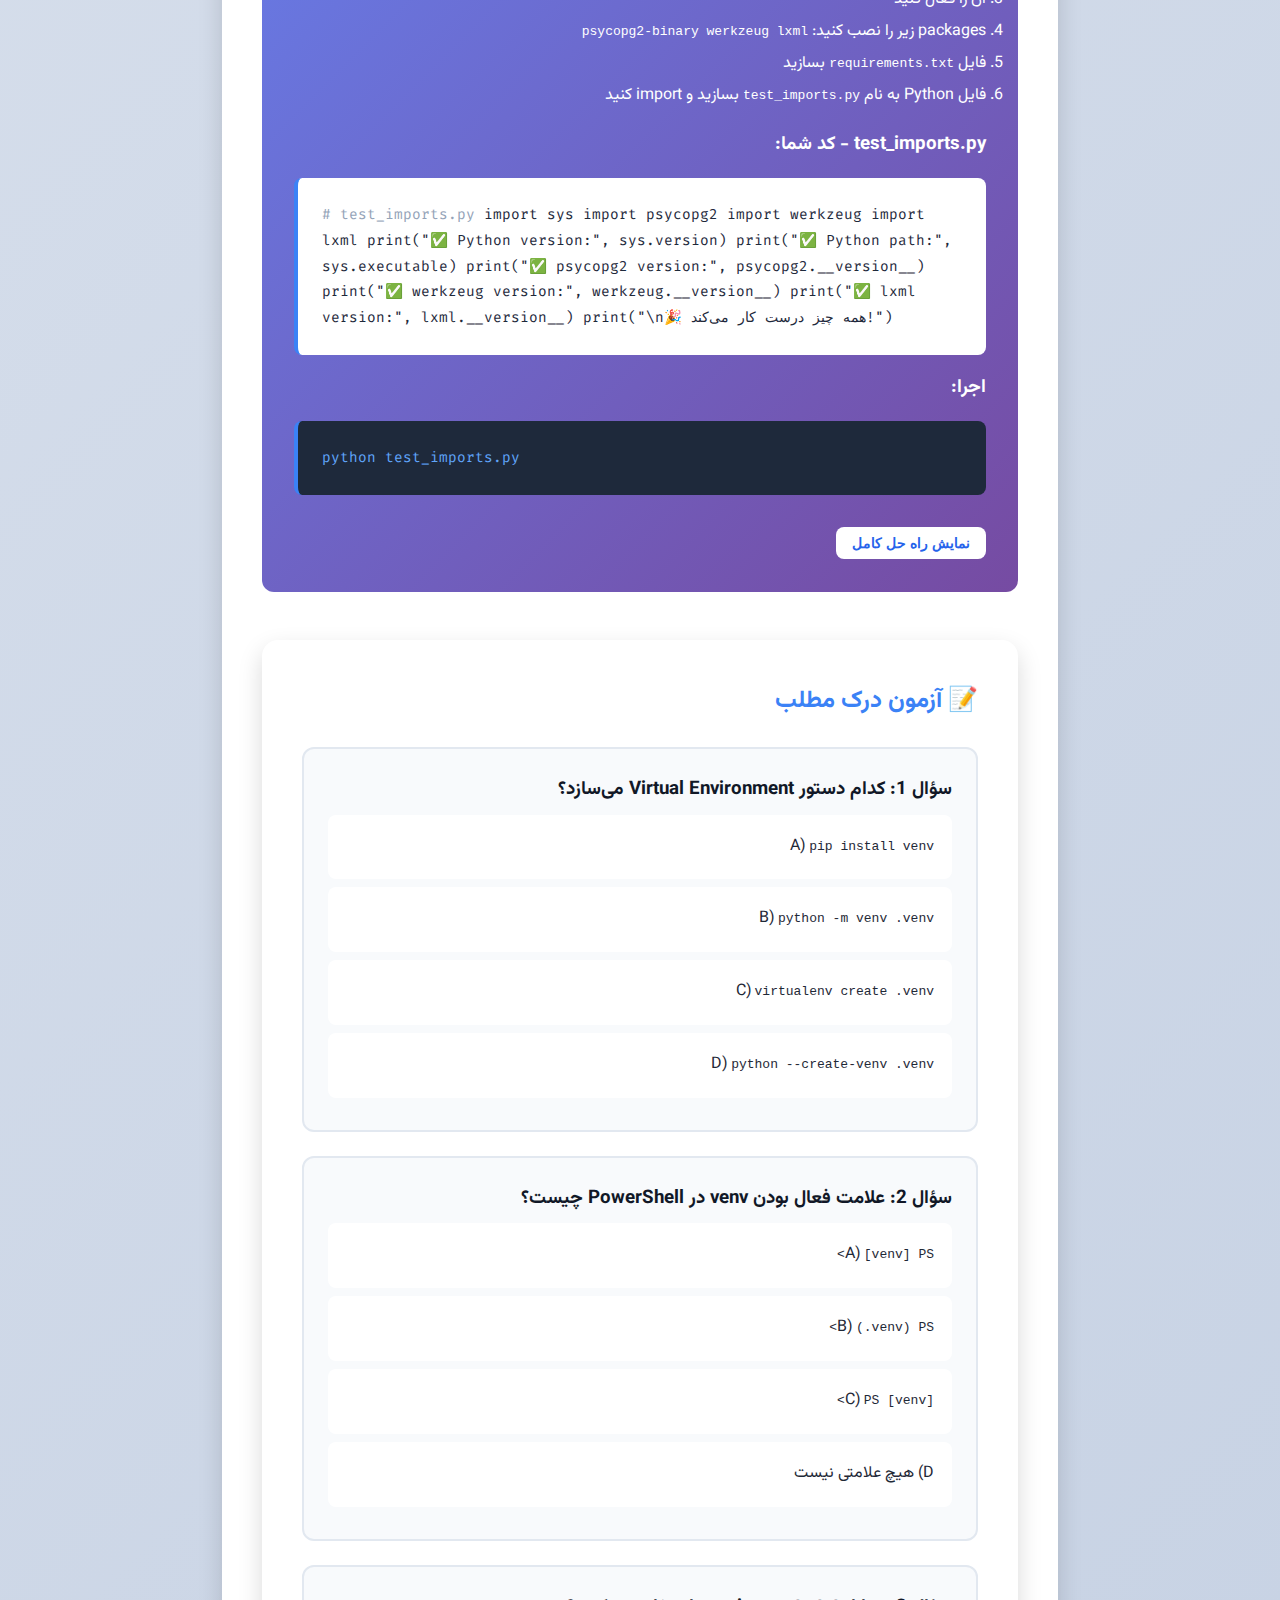
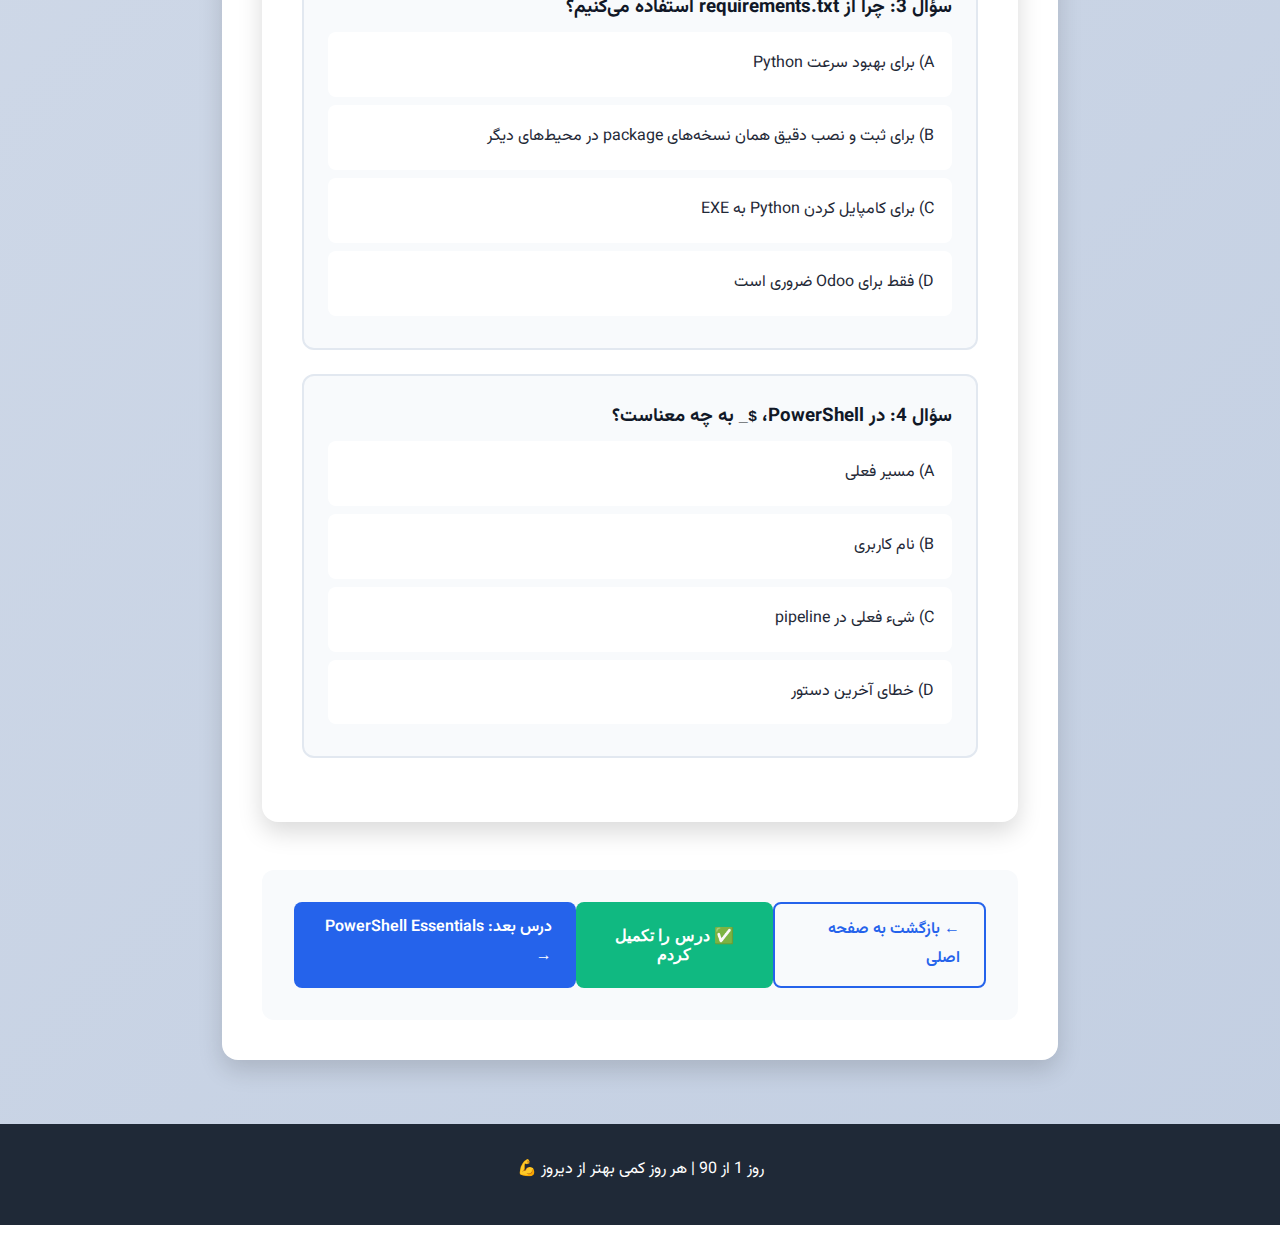
<file: lessons/day01-environment-setup.html>
<!DOCTYPE html>
<html lang="fa" dir="rtl">
<head>
    <meta charset="UTF-8">
    <meta name="viewport" content="width=device-width, initial-scale=1.0">
    <title>روز 1: محیط توسعه و Virtual Environment | Python Mastery</title>
    <link rel="stylesheet" href="../assets/style.css">
    <link href="https://fonts.googleapis.com/css2?family=Vazirmatn:wght@300;400;600;700&family=Fira+Code:wght@400;500;600&display=swap" rel="stylesheet">
    <style>
        .code-block {
            background: #1e293b;
            color: #e2e8f0;
            padding: 1.5rem;
            border-radius: 8px;
            font-family: 'Fira Code', 'Courier New', monospace;
            font-size: 0.9rem;
            overflow-x: auto;
            margin: 1rem 0;
            border-left: 4px solid #3b82f6;
            direction: ltr;
            text-align: left;
        }
        .code-block .comment {
            color: #94a3b8;
        }
        .code-block .command {
            color: #60a5fa;
        }
        .code-block .output {
            color: #34d399;
        }
        .code-block .error {
            color: #f87171;
        }
        .warning-box {
            background: #fef3c7;
            border-right: 4px solid #f59e0b;
            padding: 1.5rem;
            border-radius: 8px;
            margin: 1.5rem 0;
        }
        .success-box {
            background: #d1fae5;
            border-right: 4px solid #10b981;
            padding: 1.5rem;
            border-radius: 8px;
            margin: 1.5rem 0;
        }
        .critical-box {
            background: #fee2e2;
            border-right: 4px solid #ef4444;
            padding: 1.5rem;
            border-radius: 8px;
            margin: 1.5rem 0;
        }
        .lesson-content {
            max-width: 900px;
            margin: 2rem auto;
        }
        .concept-card {
            background: #f8fafc;
            padding: 1.5rem;
            border-radius: 12px;
            margin: 1.5rem 0;
            border: 2px solid #e2e8f0;
        }
        .step-number {
            display: inline-flex;
            align-items: center;
            justify-content: center;
            width: 32px;
            height: 32px;
            background: #3b82f6;
            color: white;
            border-radius: 50%;
            font-weight: 700;
            margin-left: 0.5rem;
        }
        .practice-section {
            background: linear-gradient(135deg, #667eea 0%, #764ba2 100%);
            color: white;
            padding: 2rem;
            border-radius: 12px;
            margin: 2rem 0;
        }
        .quiz-option {
            background: white;
            color: #1f2937;
            padding: 1rem;
            margin: 0.5rem 0;
            border-radius: 8px;
            cursor: pointer;
            border: 2px solid transparent;
            transition: all 0.3s;
        }
        .quiz-option:hover {
            border-color: #3b82f6;
            transform: translateX(-4px);
        }
        .quiz-option.correct {
            border-color: #10b981;
            background: #d1fae5;
        }
        .quiz-option.wrong {
            border-color: #ef4444;
            background: #fee2e2;
        }
    </style>
</head>
<body>
    <nav class="navbar">
        <div class="container">
            <h1 class="logo">🎓 Python & Odoo Mastery</h1>
            <div class="nav-links">
                <a href="../index.html">← بازگشت به صفحه اصلی</a>
                <a href="#practice">تمرین</a>
                <a href="#quiz">آزمون</a>
            </div>
        </div>
    </nav>

    <main class="container lesson-content">
        <div class="section">
            <div class="lesson-header">
                <span class="lesson-day">روز 1</span>
                <span class="lesson-level">Level 0 - Critical Fundamentals</span>
                <span class="lesson-duration">⏱️ 45 دقیقه</span>
            </div>
            
            <h1 style="font-size: 2.5rem; margin: 1.5rem 0; color: #1e293b;">
                مبانی حیاتی: محیط توسعه و Virtual Environment
            </h1>

            <div class="critical-box">
                <h3>🔴 چرا این درس حیاتی است؟</h3>
                <p>
                    90% از مشکلاتی که برنامه‌نویسان مبتدی با آن‌ها دست و پنجه نرم می‌کنند، 
                    ناشی از عدم درک صحیح Virtual Environment است. اگر این مبحث را درست یاد بگیرید، 
                    از ماه‌ها سردرگمی جلوگیری خواهید کرد.
                </p>
            </div>

            <!-- Section 1: The Problem -->
            <h2 style="color: #3b82f6; margin-top: 3rem;">📌 مشکل چیست؟</h2>
            
            <p style="font-size: 1.125rem; line-height: 2; margin: 1.5rem 0;">
                تصور کنید روی کامپیوتر شما این پروژه‌ها نصب است:
            </p>

            <div class="concept-card">
                <ul style="line-height: 2;">
                    <li><strong>پروژه A (Odoo 17):</strong> نیاز به Python 3.10 و psycopg2 نسخه 2.9</li>
                    <li><strong>پروژه B (Odoo 19):</strong> نیاز به Python 3.11 و psycopg2 نسخه 2.9.9</li>
                    <li><strong>پروژه C (Django):</strong> نیاز به Python 3.11 و psycopg2 نسخه 3.x</li>
                </ul>
            </div>

            <div class="critical-box">
                <h4>❌ اگر Virtual Environment نداشته باشید:</h4>
                <p>
                    همه packages روی سیستم اصلی نصب می‌شوند. وقتی psycopg2 را برای پروژه C به نسخه 3 
                    ارتقا دهید، پروژه‌های A و B خراب می‌شوند! این را <strong>"Dependency Hell"</strong> می‌نامند.
                </p>
            </div>

            <div class="success-box">
                <h4>✅ با Virtual Environment:</h4>
                <p>
                    هر پروژه محیط مستقل خودش را دارد. تغییرات در یک پروژه، روی پروژه‌های دیگر تأثیر نمی‌گذارد. 
                    شما کنترل کامل دارید!
                </p>
            </div>

            <!-- Section 2: What is venv? -->
            <h2 style="color: #3b82f6; margin-top: 3rem;">🔍 Virtual Environment دقیقاً چیست؟</h2>

            <div class="concept-card">
                <h3>تعریف ساده:</h3>
                <p style="font-size: 1.125rem; line-height: 2;">
                    Virtual Environment یک پوشه است که شامل:
                </p>
                <ul style="line-height: 2; margin-top: 1rem;">
                    <li>📁 کپی مستقل Python interpreter</li>
                    <li>📦 مجموعه مستقل packages (نصب شده با pip)</li>
                    <li>⚙️ Scripts برای فعال‌سازی محیط</li>
                    <li>📝 فایل‌های پیکربندی</li>
                </ul>
            </div>

            <p style="font-size: 1.125rem; line-height: 2; margin: 1.5rem 0;">
                <strong>ساختار یک Virtual Environment:</strong>
            </p>

<div class="code-block">.venv/                          <span class="comment"># نام پوشه (convention معمول)</span>
├── Scripts/                    <span class="comment"># در Windows</span>
│   ├── python.exe             <span class="comment"># Python مستقل این محیط</span>
│   ├── pip.exe                <span class="comment"># Package manager مستقل</span>
│   ├── Activate.ps1           <span class="comment"># فعال‌ساز PowerShell</span>
│   └── activate.bat           <span class="comment"># فعال‌ساز CMD</span>
├── Lib/                        <span class="comment"># مخزن کتابخانه‌ها</span>
│   └── site-packages/         <span class="comment"># Packages نصب شده با pip</span>
│       ├── psycopg2/
│       ├── werkzeug/
│       └── ...
└── pyvenv.cfg                  <span class="comment"># فایل کانفیگ</span></div>

            <!-- Section 3: Creating venv -->
            <h2 style="color: #3b82f6; margin-top: 3rem;">🛠️ ساخت Virtual Environment</h2>

            <div class="concept-card">
                <h3><span class="step-number">1</span> باز کردن PowerShell در پوشه پروژه</h3>
                <p>در VS Code: <code>Ctrl + `</code> یا از منو Terminal → New Terminal</p>
            </div>

            <div class="concept-card">
                <h3><span class="step-number">2</span> ساخت Virtual Environment</h3>

<div class="code-block"><span class="comment"># دستور ساخت venv</span>
<span class="command">python -m venv .venv</span>

<span class="comment"># توضیح:</span>
<span class="comment"># python      → اجرای Python</span>
<span class="comment"># -m venv     → اجرای ماژول venv</span>
<span class="comment"># .venv       → نام پوشه (. در ابتدا یعنی hidden folder)</span></div>

                <div class="warning-box">
                    <h4>⚠️ مشکل رایج: "python is not recognized"</h4>
                    <p><strong>علت:</strong> Python در PATH سیستم نیست.</p>
                    <p><strong>راه حل:</strong> از مسیر کامل استفاده کنید:</p>
<div class="code-block"><span class="command">C:\Python311\python.exe -m venv .venv</span></div>
                </div>
            </div>

            <div class="concept-card">
                <h3><span class="step-number">3</span> فعال‌سازی Virtual Environment</h3>

<div class="code-block"><span class="comment"># در PowerShell:</span>
<span class="command">.\.venv\Scripts\Activate.ps1</span>

<span class="comment"># یا با مسیر کامل:</span>
<span class="command">& "D:\MyProject\.venv\Scripts\Activate.ps1"</span>

<span class="comment"># بعد از فعال‌سازی، این را خواهید دید:</span>
<span class="output">(.venv) PS D:\MyProject></span></div>

                <div class="critical-box">
                    <h4>🔴 خطای Execution Policy</h4>
                    <p>اگر این خطا را دیدید:</p>
<div class="code-block"><span class="error">Activate.ps1 cannot be loaded because running scripts is disabled</span></div>
                    <p><strong>راه حل (یکبار برای همیشه):</strong></p>
<div class="code-block"><span class="comment"># اجرای PowerShell به عنوان Administrator</span>
<span class="command">Set-ExecutionPolicy -ExecutionPolicy RemoteSigned -Scope CurrentUser</span>
<span class="output">Execution Policy Change
The execution policy helps protect you from scripts that you do not trust...
Do you want to change the execution policy?
[Y] Yes  [A] Yes to All  [N] No  [L] No to All  [S] Suspend  [?] Help:</span>
<span class="command">Y</span></div>
                </div>
            </div>

            <div class="concept-card">
                <h3><span class="step-number">4</span> تأیید فعال‌سازی</h3>

<div class="code-block"><span class="comment"># چک کردن مسیر Python</span>
<span class="command">Get-Command python | Select-Object Source</span>

<span class="output">Source
------
D:\MyProject\.venv\Scripts\python.exe</span>

<span class="comment"># چک کردن نسخه</span>
<span class="command">python --version</span>
<span class="output">Python 3.11.8</span></div>
            </div>

            <!-- Section 4: Installing Packages -->
            <h2 style="color: #3b82f6; margin-top: 3rem;">📦 نصب و مدیریت Packages</h2>

            <div class="concept-card">
                <h3>نصب package با pip</h3>

<div class="code-block"><span class="comment"># نصب یک package</span>
<span class="command">pip install psycopg2-binary</span>

<span class="comment"># نصب نسخه خاص</span>
<span class="command">pip install psycopg2-binary==2.9.9</span>

<span class="comment"># نصب چند package</span>
<span class="command">pip install werkzeug lxml pillow</span>

<span class="comment"># لیست packages نصب شده</span>
<span class="command">pip list</span>

<span class="output">Package         Version
--------------- -------
pip             23.3.1
psycopg2-binary 2.9.9
setuptools      69.0.2
werkzeug        3.0.1</span></div>
            </div>

            <div class="concept-card">
                <h3>ذخیره و بازیابی Dependencies</h3>

<div class="code-block"><span class="comment"># ذخیره لیست packages در فایل</span>
<span class="command">pip freeze > requirements.txt</span>

<span class="comment"># محتوای requirements.txt:</span>
<span class="output">psycopg2-binary==2.9.9
werkzeug==3.0.1
lxml==5.1.0
pillow==10.2.0</span>

<span class="comment"># نصب از requirements.txt (در سرور جدید یا برای همکاران)</span>
<span class="command">pip install -r requirements.txt</span></div>

                <div class="success-box">
                    <h4>✅ Best Practice</h4>
                    <p>همیشه <code>requirements.txt</code> را در Git commit کنید تا همکاران شما 
                    دقیقاً همان نسخه‌های package را نصب کنند.</p>
                </div>
            </div>

            <!-- Section 5: PowerShell Commands -->
            <h2 style="color: #3b82f6; margin-top: 3rem;">💻 دستورات PowerShell ضروری</h2>

            <div class="concept-card">
                <h3>مدیریت فایل‌ها و پوشه‌ها</h3>

<div class="code-block"><span class="comment"># مشاهده فایل‌ها و پوشه‌ها</span>
<span class="command">Get-ChildItem</span>
<span class="command">ls</span>                          <span class="comment"># alias کوتاه‌تر</span>
<span class="command">dir</span>                         <span class="comment"># alias سبک CMD</span>

<span class="comment"># فقط پوشه‌ها</span>
<span class="command">Get-ChildItem -Directory</span>

<span class="comment"># فقط فایل‌های Python</span>
<span class="command">Get-ChildItem -Filter "*.py"</span>

<span class="comment"># تغییر مسیر</span>
<span class="command">cd D:\Projects\Odoo</span>
<span class="command">Set-Location D:\Projects\Odoo</span>     <span class="comment"># نام کامل</span>

<span class="comment"># برگشت به پوشه قبل</span>
<span class="command">cd ..</span>

<span class="comment"># مشاهده مسیر فعلی</span>
<span class="command">pwd</span>
<span class="command">$PWD</span>                        <span class="comment"># متغیر اتوماتیک</span>

<span class="comment"># ساخت پوشه</span>
<span class="command">New-Item -ItemType Directory -Name "myproject"</span>
<span class="command">mkdir myproject</span>             <span class="comment"># alias کوتاه</span>

<span class="comment"># ساخت فایل</span>
<span class="command">New-Item -ItemType File -Name "config.py"</span>

<span class="comment"># حذف فایل</span>
<span class="command">Remove-Item "temp.txt"</span>
<span class="command">rm temp.txt</span>                 <span class="comment"># alias</span>

<span class="comment"># کپی فایل</span>
<span class="command">Copy-Item "source.py" -Destination "backup.py"</span></div>
            </div>

            <div class="concept-card">
                <h3>کار با متغیرهای محیطی (Environment Variables)</h3>

<div class="code-block"><span class="comment"># مشاهده متغیر</span>
<span class="command">$env:PATH</span>
<span class="command">$env:PGPASSWORD</span>

<span class="comment"># تنظیم موقت (فقط در session فعلی)</span>
<span class="command">$env:PGPASSWORD = 'mypassword'</span>

<span class="comment"># اجرای دستور با متغیر موقت</span>
<span class="command">$env:PGPASSWORD='odoo'; psql -U odoo -d mydb</span>

<span class="comment"># مشاهده تمام متغیرها</span>
<span class="command">Get-ChildItem Env:</span></div>
            </div>

            <div class="concept-card">
                <h3>Pipe و Object Processing (قدرت واقعی PowerShell)</h3>

<div class="code-block"><span class="comment"># لیست فایل‌های بزرگ‌تر از 1MB</span>
<span class="command">Get-ChildItem | Where-Object { $_.Length -gt 1MB } | Select-Object Name, Length</span>

<span class="comment"># پیدا کردن فرآیند Python</span>
<span class="command">Get-Process | Where-Object { $_.Name -like '*python*' }</span>

<span class="comment"># Kill کردن همه فرآیندهای Python</span>
<span class="command">Get-Process python | Stop-Process -Force</span>

<span class="comment"># جستجوی متن در فایل‌ها</span>
<span class="command">Get-ChildItem -Recurse -Filter "*.py" | Select-String "import psycopg2"</span>

<span class="comment"># سورت کردن فایل‌ها بر اساس سایز</span>
<span class="command">Get-ChildItem | Sort-Object Length -Descending | Select-Object -First 10</span></div>

                <div class="warning-box">
                    <h4>🔑 کلید درک PowerShell: همه چیز Object است</h4>
                    <p>
                        برخلاف Bash که با متن کار می‌کند، PowerShell با objects کار می‌کند. 
                        <code>Get-ChildItem</code> لیستی از FileInfo objects برمی‌گرداند که 
                        properties مثل Name, Length, LastWriteTime دارند.
                    </p>
                </div>
            </div>

            <!-- Section 6: Common Issues -->
            <h2 style="color: #3b82f6; margin-top: 3rem;">🔧 Troubleshooting رایج‌ترین مشکلات</h2>

            <div class="concept-card">
                <h3>مشکل 1: Package نصب می‌شود اما import کار نمی‌کند</h3>
                
                <div class="critical-box">
                    <h4>علامت:</h4>
<div class="code-block"><span class="command">pip install psycopg2</span>
<span class="output">Successfully installed psycopg2</span>

<span class="command">python</span>
<span class="command">>>>import psycopg2</span>
<span class="error">ModuleNotFoundError: No module named 'psycopg2'</span></div>
                </div>

                <div class="success-box">
                    <h4>تشخیص:</h4>
<div class="code-block"><span class="comment"># چک کنید کدام Python در حال اجراست</span>
<span class="command">Get-Command python | Select-Object Source</span>
<span class="output">D:\Python311\python.exe</span>        <span class="comment"># ❌ Python سیستم!</span>

<span class="comment"># چک کنید کدام pip استفاده شد</span>
<span class="command">Get-Command pip | Select-Object Source</span>
<span class="output">D:\MyProject\.venv\Scripts\pip.exe</span>  <span class="comment"># ✅ pip محیط مجازی</span></div>

                    <h4>راه حل:</h4>
                    <ul>
                        <li>Virtual environment فعال است؟ باید <code>(.venv)</code> را ببینید</li>
                        <li>VS Code از Python درست استفاده می‌کند؟ (Ctrl+Shift+P → "Python: Select Interpreter")</li>
                        <li>اگر نه، بدون venv فعال‌سازی، دستور را دوباره اجرا کنید</li>
                    </ul>
                </div>
            </div>

            <div class="concept-card">
                <h3>مشکل 2: "Access Denied" هنگام نصب package</h3>
                
                <div class="warning-box">
                    <h4>علت معمول:</h4>
                    <ul>
                        <li>PowerShell به عنوان Administrator باز نیست (اگر روی سیستم نصب می‌کنید)</li>
                        <li>فایل‌های package قبلی قفل شده‌اند</li>
                        <li>Antivirus دارد مداخله می‌کند</li>
                    </ul>
                </div>

                <div class="success-box">
                    <h4>راه حل:</h4>
<div class="code-block"><span class="comment"># نصب فقط برای user فعلی (نیازی به Admin نیست)</span>
<span class="command">pip install --user package_name</span>

<span class="comment"># یا force reinstall</span>
<span class="command">pip install --force-reinstall package_name</span></div>
                </div>
            </div>

            <div class="concept-card">
                <h3>مشکل 3: venv در Git push شد و repository خیلی بزرگ شد</h3>
                
                <div class="critical-box">
                    <h4>❌ هرگز .venv را push نکنید!</h4>
                    <p>Virtual environment شامل هزاران فایل است و نباید در Git باشد.</p>
                </div>

                <div class="success-box">
                    <h4>راه حل:</h4>
                    <p>فایل <code>.gitignore</code> بسازید:</p>
<div class="code-block"><span class="comment"># .gitignore</span>
.venv/
venv/
*.pyc
__pycache__/
*.pyo
*.pyd
.Python
*.so
*.egg
*.egg-info/
dist/
build/</div>
                </div>
            </div>

            <!-- Practice Section -->
            <div id="practice" class="practice-section">
                <h2 style="margin-bottom: 1.5rem;">🎯 تمرین عملی - الزامی!</h2>
                
                <h3>تمرین 1: ساخت پروژه با venv</h3>
                <ol style="line-height: 2; margin: 1rem 0;">
                    <li>یک پوشه به نام <code>odoo_practice</code> بسازید</li>
                    <li>Virtual environment با نام <code>.venv</code> بسازید</li>
                    <li>آن را فعال کنید</li>
                    <li>packages زیر را نصب کنید: <code>psycopg2-binary werkzeug lxml</code></li>
                    <li>فایل <code>requirements.txt</code> بسازید</li>
                    <li>فایل Python به نام <code>test_imports.py</code> بسازید و import کنید</li>
                </ol>

                <h3>test_imports.py - کد شما:</h3>
<div class="code-block" style="background: white; color: #1e293b;"><span class="comment"># test_imports.py</span>
import sys
import psycopg2
import werkzeug
import lxml

print("✅ Python version:", sys.version)
print("✅ Python path:", sys.executable)
print("✅ psycopg2 version:", psycopg2.__version__)
print("✅ werkzeug version:", werkzeug.__version__)
print("✅ lxml version:", lxml.__version__)
print("\n🎉 همه چیز درست کار می‌کند!")</div>

                <h3>اجرا:</h3>
<div class="code-block"><span class="command">python test_imports.py</span></div>

                <button onclick="showSolution('practice1')" class="btn btn-sm" style="margin-top: 1rem;">
                    نمایش راه حل کامل
                </button>
                <div id="practice1-solution" style="display:none; margin-top: 1rem; background: white; color: #1e293b; padding: 1.5rem; border-radius: 8px;">
<div class="code-block" style="background: #1e293b; color: #e2e8f0;"><span class="comment"># مرحله به مرحله:</span>

<span class="comment"># 1. ساخت پوشه</span>
<span class="command">mkdir odoo_practice</span>
<span class="command">cd odoo_practice</span>

<span class="comment"># 2. ساخت venv</span>
<span class="command">python -m venv .venv</span>

<span class="comment"># 3. فعال‌سازی</span>
<span class="command">.\.venv\Scripts\Activate.ps1</span>

<span class="comment"># 4. نصب packages</span>
<span class="command">pip install psycopg2-binary werkzeug lxml</span>

<span class="comment"># 5. ذخیره requirements</span>
<span class="command">pip freeze > requirements.txt</span>

<span class="comment"># 6. ساخت فایل test</span>
<span class="command">New-Item -ItemType File -Name "test_imports.py"</span>

<span class="comment"># کد را در فایل کپی کنید، سپس:</span>
<span class="command">python test_imports.py</span>

<span class="output">✅ Python version: 3.11.8 (tags/v3.11.8:..., Feb  6 2024, 21:42:24)
✅ Python path: D:\odoo_practice\.venv\Scripts\python.exe
✅ psycopg2 version: 2.9.9
✅ werkzeug version: 3.0.1
✅ lxml version: 5.1.0

🎉 همه چیز درست کار می‌کند!</span></div>
                </div>
            </div>

            <!-- Quiz Section -->
            <div id="quiz" class="section" style="margin-top: 3rem;">
                <h2 style="color: #3b82f6;">📝 آزمون درک مطلب</h2>
                
                <div class="concept-card">
                    <h3>سؤال 1: کدام دستور Virtual Environment می‌سازد؟</h3>
                    <div class="quiz-option" onclick="checkAnswer(this, false)">
                        A) <code>pip install venv</code>
                    </div>
                    <div class="quiz-option" onclick="checkAnswer(this, true)">
                        B) <code>python -m venv .venv</code>
                    </div>
                    <div class="quiz-option" onclick="checkAnswer(this, false)">
                        C) <code>virtualenv create .venv</code>
                    </div>
                    <div class="quiz-option" onclick="checkAnswer(this, false)">
                        D) <code>python --create-venv .venv</code>
                    </div>
                </div>

                <div class="concept-card">
                    <h3>سؤال 2: علامت فعال بودن venv در PowerShell چیست؟</h3>
                    <div class="quiz-option" onclick="checkAnswer(this, false)">
                        A) <code>[venv] PS></code>
                    </div>
                    <div class="quiz-option" onclick="checkAnswer(this, true)">
                        B) <code>(.venv) PS></code>
                    </div>
                    <div class="quiz-option" onclick="checkAnswer(this, false)">
                        C) <code>PS [venv]></code>
                    </div>
                    <div class="quiz-option" onclick="checkAnswer(this, false)">
                        D) هیچ علامتی نیست
                    </div>
                </div>

                <div class="concept-card">
                    <h3>سؤال 3: چرا از requirements.txt استفاده می‌کنیم؟</h3>
                    <div class="quiz-option" onclick="checkAnswer(this, false)">
                        A) برای بهبود سرعت Python
                    </div>
                    <div class="quiz-option" onclick="checkAnswer(this, true)">
                        B) برای ثبت و نصب دقیق همان نسخه‌های package در محیط‌های دیگر
                    </div>
                    <div class="quiz-option" onclick="checkAnswer(this, false)">
                        C) برای کامپایل کردن Python به EXE
                    </div>
                    <div class="quiz-option" onclick="checkAnswer(this, false)">
                        D) فقط برای Odoo ضروری است
                    </div>
                </div>

                <div class="concept-card">
                    <h3>سؤال 4: در PowerShell، <code>$_</code> به چه معناست؟</h3>
                    <div class="quiz-option" onclick="checkAnswer(this, false)">
                        A) مسیر فعلی
                    </div>
                    <div class="quiz-option" onclick="checkAnswer(this, false)">
                        B) نام کاربری
                    </div>
                    <div class="quiz-option" onclick="checkAnswer(this, true)">
                        C) شیء فعلی در pipeline
                    </div>
                    <div class="quiz-option" onclick="checkAnswer(this, false)">
                        D) خطای آخرین دستور
                    </div>
                </div>

                <div id="quizResult" style="margin-top: 2rem; padding: 1.5rem; border-radius: 8px; display: none;"></div>
            </div>

            <!-- Navigation -->
            <div style="display: flex; justify-content: space-between; margin-top: 3rem; padding: 2rem; background: #f8fafc; border-radius: 12px;">
                <a href="../index.html" class="btn btn-outline">← بازگشت به صفحه اصلی</a>
                <button onclick="markComplete()" class="btn btn-success">✅ درس را تکمیل کردم</button>
                <a href="day02-powershell-essentials.html" class="btn btn-primary">درس بعد: PowerShell Essentials →</a>
            </div>
        </div>
    </main>

    <footer class="footer">
        <div class="container">
            <p>روز 1 از 90 | هر روز کمی بهتر از دیروز 💪</p>
        </div>
    </footer>

    <script>
        let correctAnswers = 0;
        let totalQuestions = 4;

        function checkAnswer(element, isCorrect) {
            // Reset all options in this question
            const parent = element.parentElement;
            parent.querySelectorAll('.quiz-option').forEach(opt => {
                opt.classList.remove('correct', 'wrong');
                opt.style.pointerEvents = 'none';
            });

            if (isCorrect) {
                element.classList.add('correct');
                correctAnswers++;
            } else {
                element.classList.add('wrong');
                // Show correct answer
                parent.querySelectorAll('.quiz-option').forEach(opt => {
                    if (opt.onclick.toString().includes('true')) {
                        opt.classList.add('correct');
                    }
                });
            }

            updateQuizResult();
        }

        function updateQuizResult() {
            const result = document.getElementById('quizResult');
            const answeredQuestions = document.querySelectorAll('.quiz-option.correct, .quiz-option.wrong').length / 4;
            
            if (answeredQuestions === totalQuestions) {
                const percentage = (correctAnswers / totalQuestions) * 100;
                result.style.display = 'block';
                
                if (percentage === 100) {
                    result.style.background = '#d1fae5';
                    result.style.color = '#065f46';
                    result.innerHTML = `
                        <h3>🎉 عالی! نمره کامل!</h3>
                        <p>شما ${correctAnswers} از ${totalQuestions} سؤال را درست پاسخ دادید.</p>
                        <p>مفاهیم را به خوبی درک کرده‌اید. آماده روز بعد هستید!</p>
                    `;
                } else if (percentage >= 75) {
                    result.style.background = '#fef3c7';
                    result.style.color = '#78350f';
                    result.innerHTML = `
                        <h3>👍 خوب است!</h3>
                        <p>شما ${correctAnswers} از ${totalQuestions} سؤال را درست پاسخ دادید.</p>
                        <p>مطالب را مرور کنید و سپس ادامه دهید.</p>
                    `;
                } else {
                    result.style.background = '#fee2e2';
                    result.style.color = '#7f1d1d';
                    result.innerHTML = `
                        <h3>📖 نیاز به مرور</h3>
                        <p>شما ${correctAnswers} از ${totalQuestions} سؤال را درست پاسخ دادید.</p>
                        <p>لطفاً درس را دوباره بخوانید و تمرین عملی را انجام دهید.</p>
                    `;
                }
            }
        }

        function showSolution(id) {
            const solution = document.getElementById(id + '-solution');
            solution.style.display = solution.style.display === 'none' ? 'block' : 'none';
        }

        function markComplete() {
            if (confirm('آیا تمرین عملی را انجام داده و مطمئن هستید که آماده روز بعد هستید؟')) {
                // Mark lesson as complete in main platform
                if (window.opener && window.opener.masteryPlatform) {
                    window.opener.masteryPlatform.markLessonComplete(1);
                }
                
                // Save locally
                localStorage.setItem('lesson_day01_complete', 'true');
                localStorage.setItem('lesson_day01_date', new Date().toISOString());
                
                alert('🎉 تبریک! روز 1 تکمیل شد. فردا روز 2 را شروع کنید.');
                
                // Update UI
                const btn = event.target;
                btn.textContent = '✅ تکمیل شده';
                btn.disabled = true;
                btn.style.background = '#10b981';
            }
        }

        // Check if already completed
        window.addEventListener('load', () => {
            if (localStorage.getItem('lesson_day01_complete') === 'true') {
                const btn = document.querySelector('button[onclick="markComplete()"]');
                if (btn) {
                    btn.textContent = '✅ تکمیل شده';
                    btn.disabled = true;
                    btn.style.background = '#10b981';
                }
            }
        });
    </script>
</body>
</html>
</file>
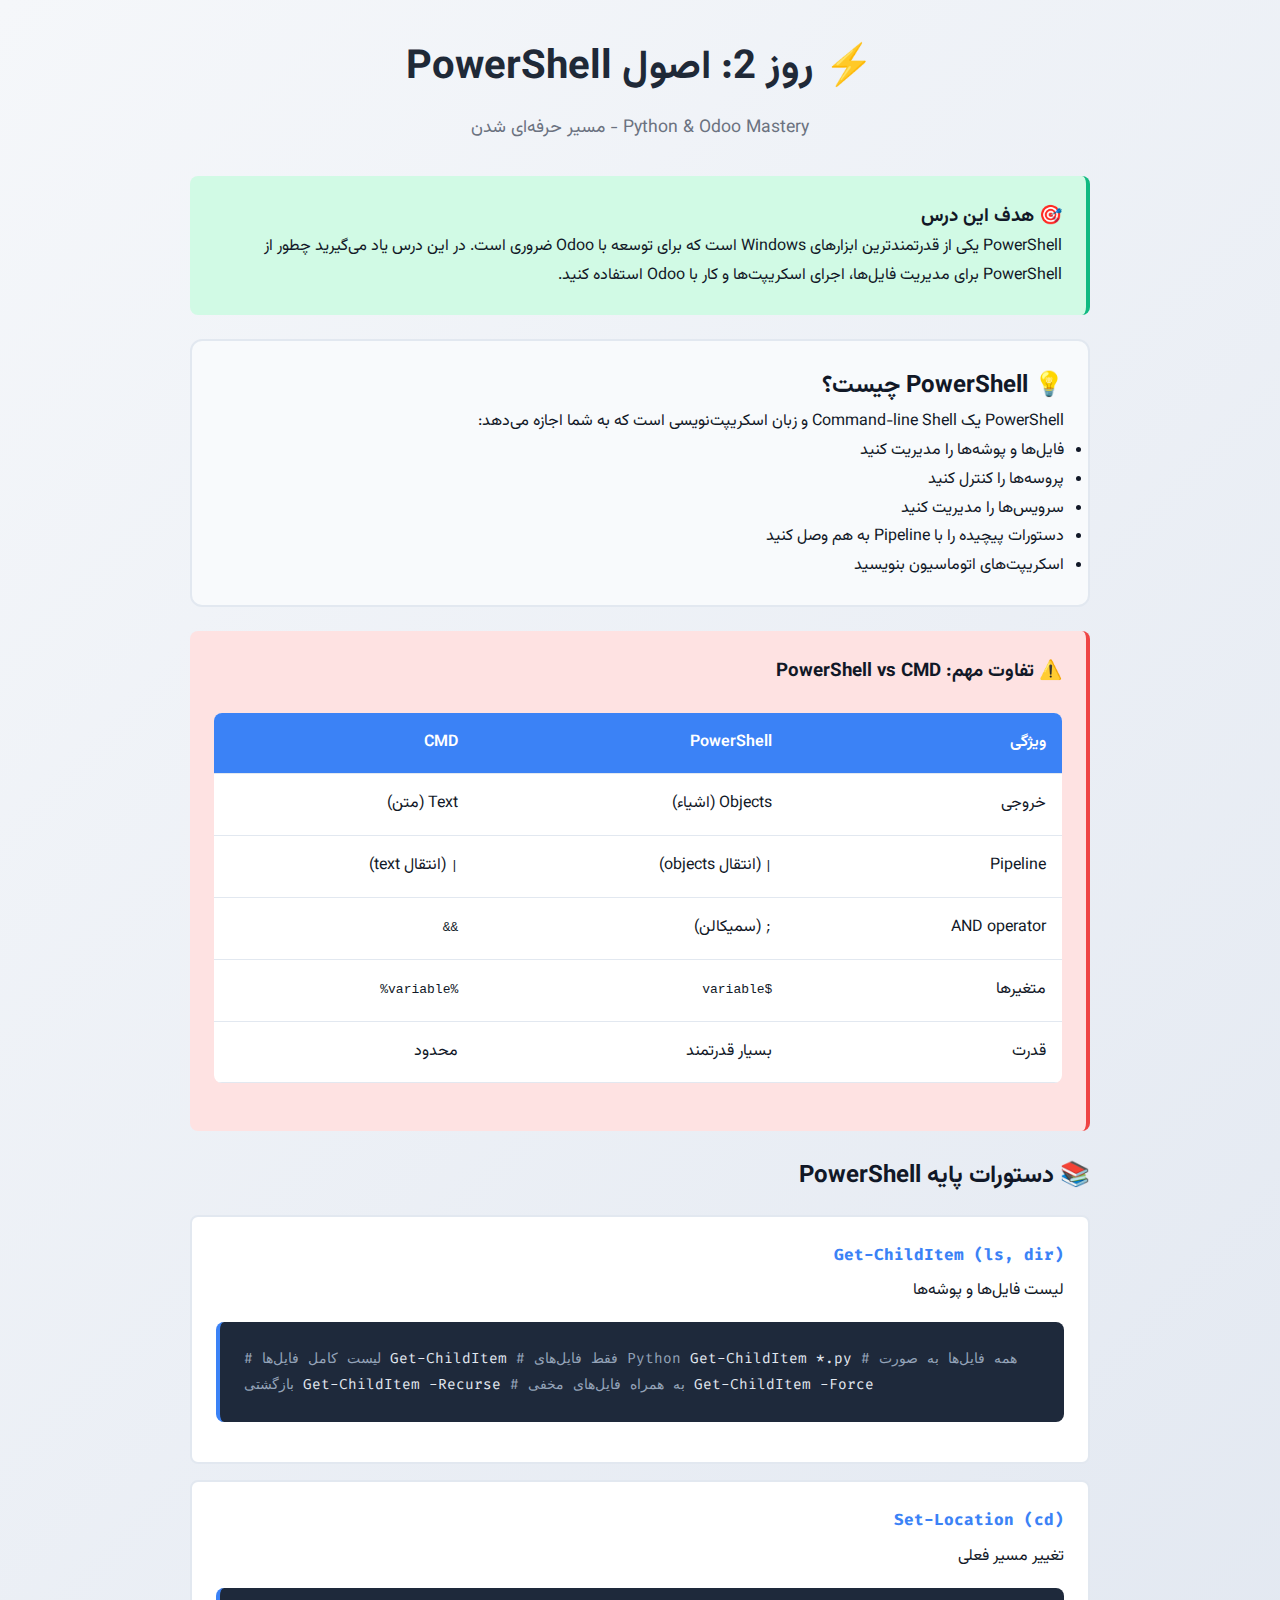
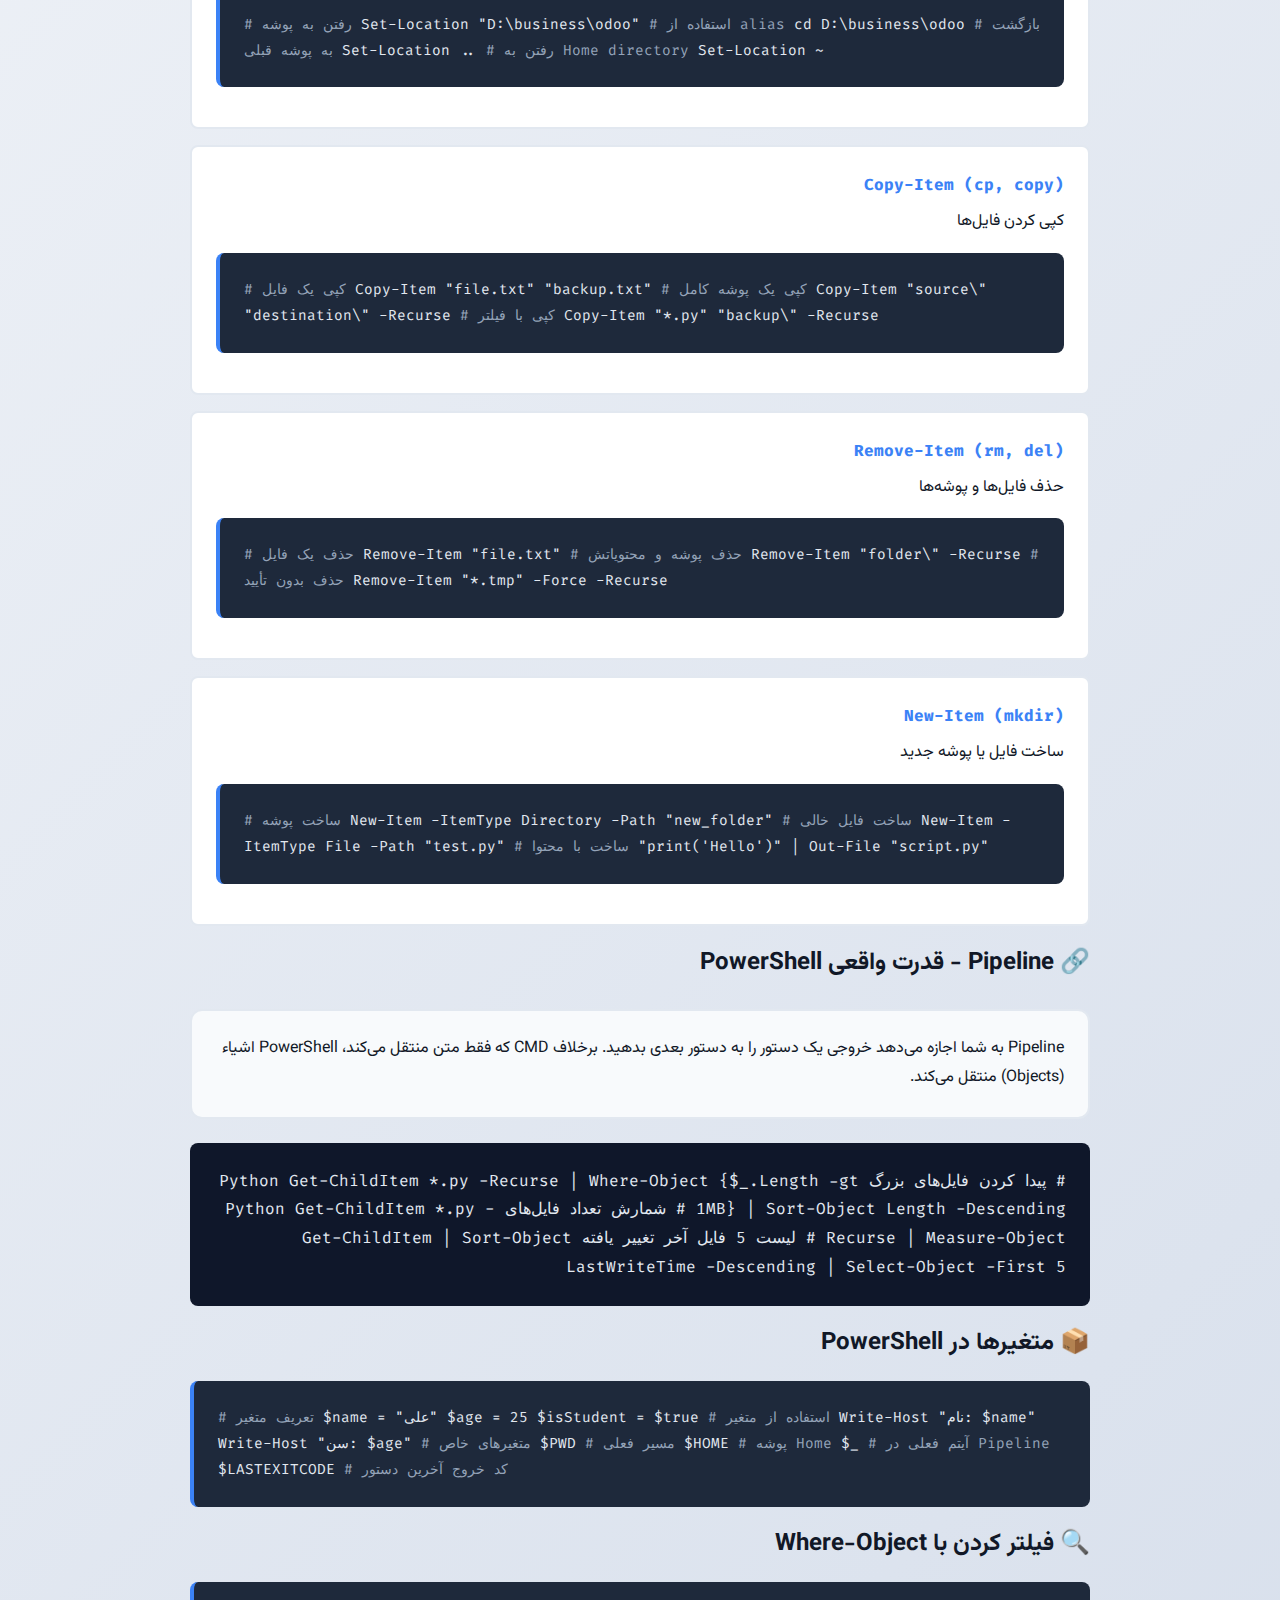
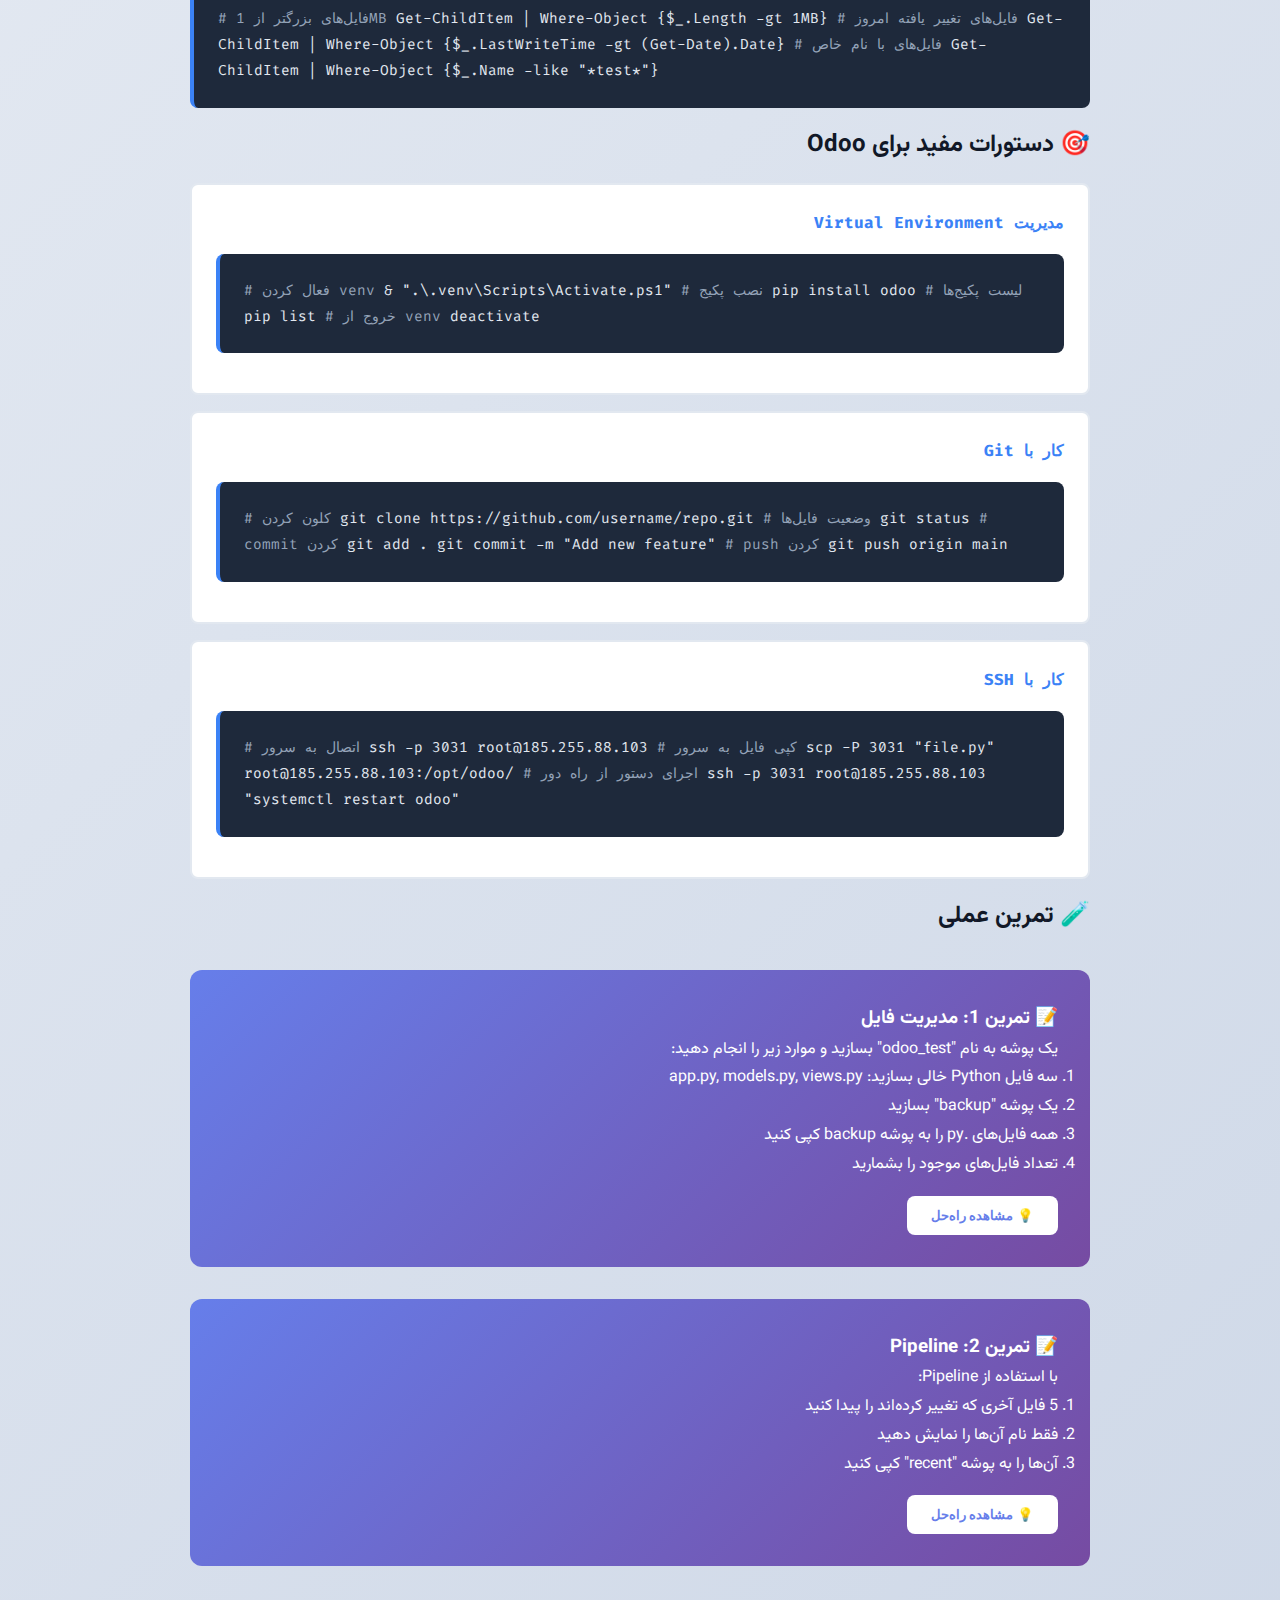
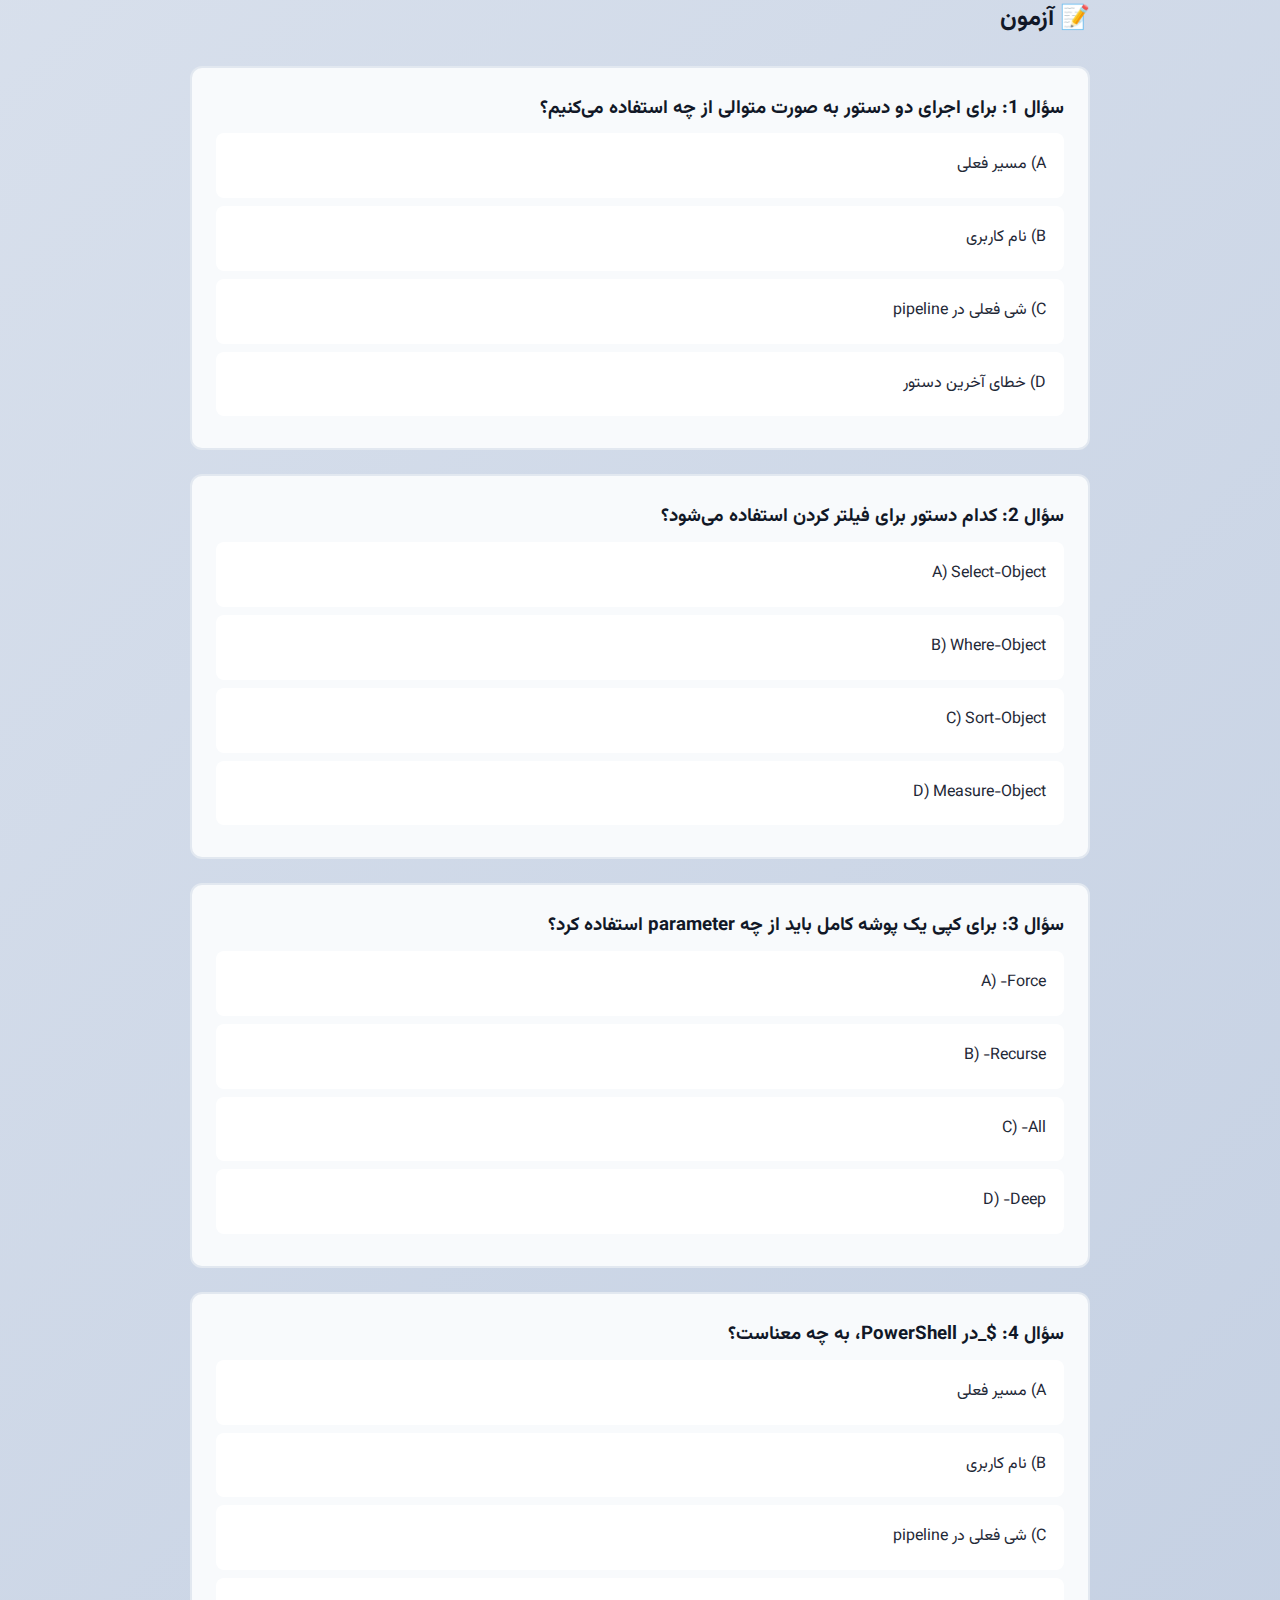
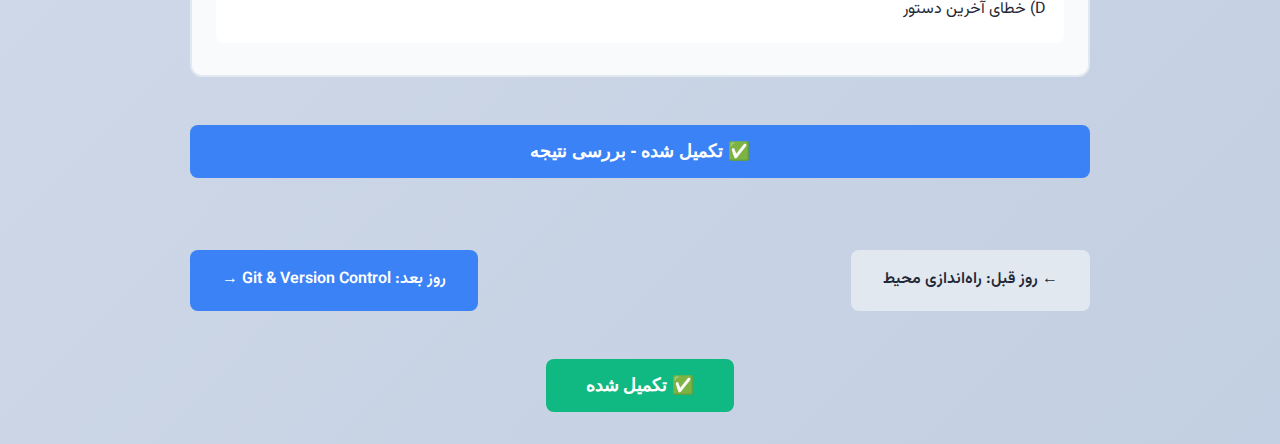
<file: lessons/day02-powershell-essentials.html>
<!DOCTYPE html>
<html lang="fa" dir="rtl">
<head>
    <meta charset="UTF-8">
    <meta name="viewport" content="width=device-width, initial-scale=1.0">
    <title>روز 2: اصول PowerShell | Python & Odoo Mastery 🎓</title>
    <link rel="stylesheet" href="../assets/style.css">
    <link href="https://fonts.googleapis.com/css2?family=Vazirmatn:wght@300;400;600;700&family=Fira+Code:wght@400;500;600&display=swap" rel="stylesheet">
    <style>
        .code-block {
            background: #1e293b;
            color: #e2e8f0;
            padding: 1.5rem;
            border-radius: 8px;
            font-family: 'Fira Code', 'Courier New', monospace;
            font-size: 0.9rem;
            overflow-x: auto;
            margin: 1rem 0;
            border-left: 4px solid #3b82f6;
            direction: ltr;
            text-align: left;
        }
        .code-block .comment {
            color: #94a3b8;
        }
        .code-block .command {
            color: #60a5fa;
        }
        .code-block .output {
            color: #34d399;
        }
        .code-block .error {
            color: #f87171;
        }
        .warning-box {
            background: #fef3c7;
            border-right: 4px solid #f59e0b;
            padding: 1.5rem;
            border-radius: 8px;
            margin: 1.5rem 0;
        }
        .success-box {
            background: #d1fae5;
            border-right: 4px solid #10b981;
            padding: 1.5rem;
            border-radius: 8px;
            margin: 1.5rem 0;
        }
        .critical-box {
            background: #fee2e2;
            border-right: 4px solid #ef4444;
            padding: 1.5rem;
            border-radius: 8px;
            margin: 1.5rem 0;
        }
        .lesson-content {
            max-width: 900px;
            margin: 2rem auto;
        }
        .concept-card {
            background: #f8fafc;
            padding: 1.5rem;
            border-radius: 12px;
            margin: 1.5rem 0;
            border: 2px solid #e2e8f0;
        }
        .step-number {
            display: inline-flex;
            align-items: center;
            justify-content: center;
            width: 32px;
            height: 32px;
            background: #3b82f6;
            color: white;
            border-radius: 50%;
            font-weight: 700;
            margin-left: 0.5rem;
        }
        .practice-section {
            background: linear-gradient(135deg, #667eea 0%, #764ba2 100%);
            color: white;
            padding: 2rem;
            border-radius: 12px;
            margin: 2rem 0;
        }
        .quiz-option {
            background: white;
            color: #1f2937;
            padding: 1rem;
            margin: 0.5rem 0;
            border-radius: 8px;
            cursor: pointer;
            border: 2px solid transparent;
            transition: all 0.3s;
        }
        .quiz-option:hover {
            border-color: #3b82f6;
            transform: translateX(-4px);
        }
        .quiz-option.correct {
            background: #d1fae5;
            border-color: #10b981;
        }
        .quiz-option.wrong {
            background: #fee2e2;
            border-color: #ef4444;
        }
        .quiz-result {
            padding: 1.5rem;
            border-radius: 12px;
            margin: 1.5rem 0;
            display: none;
        }
        .nav-buttons {
            display: flex;
            justify-content: space-between;
            margin: 3rem 0;
            gap: 1rem;
        }
        .nav-button {
            padding: 1rem 2rem;
            border-radius: 8px;
            border: none;
            font-size: 1rem;
            font-weight: 600;
            cursor: pointer;
            transition: all 0.3s;
            text-decoration: none;
            display: inline-block;
        }
        .nav-button.prev {
            background: #e2e8f0;
            color: #1f2937;
        }
        .nav-button.next {
            background: #3b82f6;
            color: white;
        }
        .nav-button:hover {
            transform: translateY(-2px);
            box-shadow: 0 4px 12px rgba(0,0,0,0.15);
        }
        .pipeline-demo {
            background: #0f172a;
            color: #e2e8f0;
            padding: 1.5rem;
            border-radius: 8px;
            margin: 1rem 0;
            font-family: 'Fira Code', monospace;
        }
        .cmdlet-card {
            background: white;
            padding: 1.5rem;
            border-radius: 8px;
            border: 2px solid #e2e8f0;
            margin: 1rem 0;
        }
        .cmdlet-card h4 {
            color: #3b82f6;
            margin: 0 0 0.5rem 0;
            font-family: 'Fira Code', monospace;
        }
        .comparison-table {
            width: 100%;
            border-collapse: collapse;
            margin: 1.5rem 0;
            background: white;
            border-radius: 8px;
            overflow: hidden;
        }
        .comparison-table th,
        .comparison-table td {
            padding: 1rem;
            text-align: right;
            border-bottom: 1px solid #e2e8f0;
        }
        .comparison-table th {
            background: #3b82f6;
            color: white;
            font-weight: 600;
        }
        .comparison-table tr:hover {
            background: #f8fafc;
        }
    </style>
</head>
<body>
    <div class="lesson-content">
        <div style="text-align: center; margin: 2rem 0;">
            <h1 style="color: #1f2937; font-size: 2.5rem; margin-bottom: 0.5rem;">
                ⚡ روز 2: اصول PowerShell
            </h1>
            <p style="color: #6b7280; font-size: 1.1rem;">
                Python & Odoo Mastery - مسیر حرفه‌ای شدن
            </p>
        </div>

        <div class="success-box">
            <h3>🎯 هدف این درس</h3>
            <p>
                PowerShell یکی از قدرتمندترین ابزارهای Windows است که برای توسعه با Odoo ضروری است.
                در این درس یاد می‌گیرید چطور از PowerShell برای مدیریت فایل‌ها، اجرای اسکریپت‌ها و 
                کار با Odoo استفاده کنید.
            </p>
        </div>

        <div class="concept-card">
            <h2>💡 PowerShell چیست؟</h2>
            <p>
                PowerShell یک Command-line Shell و زبان اسکریپت‌نویسی است که به شما اجازه می‌دهد:
            </p>
            <ul>
                <li>فایل‌ها و پوشه‌ها را مدیریت کنید</li>
                <li>پروسه‌ها را کنترل کنید</li>
                <li>سرویس‌ها را مدیریت کنید</li>
                <li>دستورات پیچیده را با Pipeline به هم وصل کنید</li>
                <li>اسکریپت‌های اتوماسیون بنویسید</li>
            </ul>
        </div>

        <div class="critical-box">
            <h3>⚠️ تفاوت مهم: PowerShell vs CMD</h3>
            <table class="comparison-table">
                <thead>
                    <tr>
                        <th>ویژگی</th>
                        <th>PowerShell</th>
                        <th>CMD</th>
                    </tr>
                </thead>
                <tbody>
                    <tr>
                        <td>خروجی</td>
                        <td>Objects (اشیاء)</td>
                        <td>Text (متن)</td>
                    </tr>
                    <tr>
                        <td>Pipeline</td>
                        <td><code>|</code> (انتقال objects)</td>
                        <td><code>|</code> (انتقال text)</td>
                    </tr>
                    <tr>
                        <td>AND operator</td>
                        <td><code>;</code> (سمیکالن)</td>
                        <td><code>&&</code></td>
                    </tr>
                    <tr>
                        <td>متغیرها</td>
                        <td><code>$variable</code></td>
                        <td><code>%variable%</code></td>
                    </tr>
                    <tr>
                        <td>قدرت</td>
                        <td>بسیار قدرتمند</td>
                        <td>محدود</td>
                    </tr>
                </tbody>
            </table>
        </div>

        <h2>📚 دستورات پایه PowerShell</h2>

        <div class="cmdlet-card">
            <h4>Get-ChildItem (ls, dir)</h4>
            <p>لیست فایل‌ها و پوشه‌ها</p>
            <div class="code-block">
<span class="comment"># لیست کامل فایل‌ها</span>
Get-ChildItem

<span class="comment"># فقط فایل‌های Python</span>
Get-ChildItem *.py

<span class="comment"># همه فایل‌ها به صورت بازگشتی</span>
Get-ChildItem -Recurse

<span class="comment"># به همراه فایل‌های مخفی</span>
Get-ChildItem -Force
            </div>
        </div>

        <div class="cmdlet-card">
            <h4>Set-Location (cd)</h4>
            <p>تغییر مسیر فعلی</p>
            <div class="code-block">
<span class="comment"># رفتن به پوشه</span>
Set-Location "D:\business\odoo"

<span class="comment"># استفاده از alias</span>
cd D:\business\odoo

<span class="comment"># بازگشت به پوشه قبلی</span>
Set-Location ..

<span class="comment"># رفتن به Home directory</span>
Set-Location ~
            </div>
        </div>

        <div class="cmdlet-card">
            <h4>Copy-Item (cp, copy)</h4>
            <p>کپی کردن فایل‌ها</p>
            <div class="code-block">
<span class="comment"># کپی یک فایل</span>
Copy-Item "file.txt" "backup.txt"

<span class="comment"># کپی یک پوشه کامل</span>
Copy-Item "source\" "destination\" -Recurse

<span class="comment"># کپی با فیلتر</span>
Copy-Item "*.py" "backup\" -Recurse
            </div>
        </div>

        <div class="cmdlet-card">
            <h4>Remove-Item (rm, del)</h4>
            <p>حذف فایل‌ها و پوشه‌ها</p>
            <div class="code-block">
<span class="comment"># حذف یک فایل</span>
Remove-Item "file.txt"

<span class="comment"># حذف پوشه و محتویاتش</span>
Remove-Item "folder\" -Recurse

<span class="comment"># حذف بدون تأیید</span>
Remove-Item "*.tmp" -Force -Recurse
            </div>
        </div>

        <div class="cmdlet-card">
            <h4>New-Item (mkdir)</h4>
            <p>ساخت فایل یا پوشه جدید</p>
            <div class="code-block">
<span class="comment"># ساخت پوشه</span>
New-Item -ItemType Directory -Path "new_folder"

<span class="comment"># ساخت فایل خالی</span>
New-Item -ItemType File -Path "test.py"

<span class="comment"># ساخت با محتوا</span>
"print('Hello')" | Out-File "script.py"
            </div>
        </div>

        <h2>🔗 Pipeline - قدرت واقعی PowerShell</h2>

        <div class="concept-card">
            <p>
                Pipeline به شما اجازه می‌دهد خروجی یک دستور را به دستور بعدی بدهید.
                برخلاف CMD که فقط متن منتقل می‌کند، PowerShell اشیاء (Objects) منتقل می‌کند.
            </p>
        </div>

        <div class="pipeline-demo">
<span class="comment"># پیدا کردن فایل‌های بزرگ Python</span>
Get-ChildItem *.py -Recurse | Where-Object {$_.Length -gt 1MB} | Sort-Object Length -Descending

<span class="comment"># شمارش تعداد فایل‌های Python</span>
Get-ChildItem *.py -Recurse | Measure-Object

<span class="comment"># لیست 5 فایل آخر تغییر یافته</span>
Get-ChildItem | Sort-Object LastWriteTime -Descending | Select-Object -First 5
        </div>

        <h2>📦 متغیرها در PowerShell</h2>

        <div class="code-block">
<span class="comment"># تعریف متغیر</span>
$name = "علی"
$age = 25
$isStudent = $true

<span class="comment"># استفاده از متغیر</span>
Write-Host "نام: $name"
Write-Host "سن: $age"

<span class="comment"># متغیرهای خاص</span>
$PWD          <span class="comment"># مسیر فعلی</span>
$HOME         <span class="comment"># پوشه Home</span>
$_            <span class="comment"># آیتم فعلی در Pipeline</span>
$LASTEXITCODE <span class="comment"># کد خروج آخرین دستور</span>
        </div>

        <h2>🔍 فیلتر کردن با Where-Object</h2>

        <div class="code-block">
<span class="comment"># فایل‌های بزرگتر از 1MB</span>
Get-ChildItem | Where-Object {$_.Length -gt 1MB}

<span class="comment"># فایل‌های تغییر یافته امروز</span>
Get-ChildItem | Where-Object {$_.LastWriteTime -gt (Get-Date).Date}

<span class="comment"># فایل‌های با نام خاص</span>
Get-ChildItem | Where-Object {$_.Name -like "*test*"}
        </div>

        <h2>🎯 دستورات مفید برای Odoo</h2>

        <div class="cmdlet-card">
            <h4>مدیریت Virtual Environment</h4>
            <div class="code-block">
<span class="comment"># فعال کردن venv</span>
& ".\.venv\Scripts\Activate.ps1"

<span class="comment"># نصب پکیج</span>
pip install odoo

<span class="comment"># لیست پکیج‌ها</span>
pip list

<span class="comment"># خروج از venv</span>
deactivate
            </div>
        </div>

        <div class="cmdlet-card">
            <h4>کار با Git</h4>
            <div class="code-block">
<span class="comment"># کلون کردن</span>
git clone https://github.com/username/repo.git

<span class="comment"># وضعیت فایل‌ها</span>
git status

<span class="comment"># commit کردن</span>
git add .
git commit -m "Add new feature"

<span class="comment"># push کردن</span>
git push origin main
            </div>
        </div>

        <div class="cmdlet-card">
            <h4>کار با SSH</h4>
            <div class="code-block">
<span class="comment"># اتصال به سرور</span>
ssh -p 3031 root@185.255.88.103

<span class="comment"># کپی فایل به سرور</span>
scp -P 3031 "file.py" root@185.255.88.103:/opt/odoo/

<span class="comment"># اجرای دستور از راه دور</span>
ssh -p 3031 root@185.255.88.103 "systemctl restart odoo"
            </div>
        </div>

        <h2>🧪 تمرین عملی</h2>

        <div class="practice-section">
            <h3>📝 تمرین 1: مدیریت فایل</h3>
            <p>یک پوشه به نام "odoo_test" بسازید و موارد زیر را انجام دهید:</p>
            <ol>
                <li>سه فایل Python خالی بسازید: app.py, models.py, views.py</li>
                <li>یک پوشه "backup" بسازید</li>
                <li>همه فایل‌های .py را به پوشه backup کپی کنید</li>
                <li>تعداد فایل‌های موجود را بشمارید</li>
            </ol>
            
            <button onclick="showSolution('ex1')" style="background: white; color: #667eea; padding: 0.75rem 1.5rem; border: none; border-radius: 8px; font-weight: 600; cursor: pointer; margin-top: 1rem;">
                💡 مشاهده راه‌حل
            </button>
            
            <div id="ex1-solution" class="code-block" style="display: none; margin-top: 1rem;">
<span class="comment"># ساخت پوشه اصلی</span>
New-Item -ItemType Directory -Path "odoo_test"
Set-Location "odoo_test"

<span class="comment"># ساخت فایل‌های Python</span>
New-Item -ItemType File -Path "app.py"
New-Item -ItemType File -Path "models.py"
New-Item -ItemType File -Path "views.py"

<span class="comment"># ساخت پوشه backup</span>
New-Item -ItemType Directory -Path "backup"

<span class="comment"># کپی فایل‌ها</span>
Copy-Item "*.py" "backup\"

<span class="comment"># شمارش فایل‌ها</span>
Get-ChildItem *.py | Measure-Object
            </div>
        </div>

        <div class="practice-section">
            <h3>📝 تمرین 2: Pipeline</h3>
            <p>با استفاده از Pipeline:</p>
            <ol>
                <li>5 فایل آخری که تغییر کرده‌اند را پیدا کنید</li>
                <li>فقط نام آن‌ها را نمایش دهید</li>
                <li>آن‌ها را به پوشه "recent" کپی کنید</li>
            </ol>
            
            <button onclick="showSolution('ex2')" style="background: white; color: #667eea; padding: 0.75rem 1.5rem; border: none; border-radius: 8px; font-weight: 600; cursor: pointer; margin-top: 1rem;">
                💡 مشاهده راه‌حل
            </button>
            
            <div id="ex2-solution" class="code-block" style="display: none; margin-top: 1rem;">
<span class="comment"># پیدا کردن و نمایش 5 فایل آخر</span>
$recentFiles = Get-ChildItem | Sort-Object LastWriteTime -Descending | Select-Object -First 5

<span class="comment"># نمایش فقط نام‌ها</span>
$recentFiles | Select-Object Name

<span class="comment"># ساخت پوشه و کپی</span>
New-Item -ItemType Directory -Path "recent" -Force
$recentFiles | Copy-Item -Destination "recent\"
            </div>
        </div>

        <h2>📝 آزمون</h2>

        <div class="concept-card">
            <h3>سؤال 1: برای اجرای دو دستور به صورت متوالی از چه استفاده می‌کنیم؟</h3>
            <div class="quiz-option" onclick="checkAnswer(1, 'A', false)">
                A) مسیر فعلی
            </div>
            <div class="quiz-option" onclick="checkAnswer(1, 'B', false)">
                B) نام کاربری
            </div>
            <div class="quiz-option" onclick="checkAnswer(1, 'C', true)">
                C) شی فعلی در pipeline
            </div>
            <div class="quiz-option" onclick="checkAnswer(1, 'D', false)">
                D) خطای آخرین دستور
            </div>
        </div>

        <div class="concept-card">
            <h3>سؤال 2: کدام دستور برای فیلتر کردن استفاده می‌شود؟</h3>
            <div class="quiz-option" onclick="checkAnswer(2, 'A', false)">
                A) Select-Object
            </div>
            <div class="quiz-option" onclick="checkAnswer(2, 'B', true)">
                B) Where-Object
            </div>
            <div class="quiz-option" onclick="checkAnswer(2, 'C', false)">
                C) Sort-Object
            </div>
            <div class="quiz-option" onclick="checkAnswer(2, 'D', false)">
                D) Measure-Object
            </div>
        </div>

        <div class="concept-card">
            <h3>سؤال 3: برای کپی یک پوشه کامل باید از چه parameter استفاده کرد؟</h3>
            <div class="quiz-option" onclick="checkAnswer(3, 'A', false)">
                A) -Force
            </div>
            <div class="quiz-option" onclick="checkAnswer(3, 'B', true)">
                B) -Recurse
            </div>
            <div class="quiz-option" onclick="checkAnswer(3, 'C', false)">
                C) -All
            </div>
            <div class="quiz-option" onclick="checkAnswer(3, 'D', false)">
                D) -Deep
            </div>
        </div>

        <div class="concept-card">
            <h3>سؤال 4: $_در PowerShell، به چه معناست؟</h3>
            <div class="quiz-option" onclick="checkAnswer(4, 'A', false)">
                A) مسیر فعلی
            </div>
            <div class="quiz-option" onclick="checkAnswer(4, 'B', false)">
                B) نام کاربری
            </div>
            <div class="quiz-option" onclick="checkAnswer(4, 'C', true)">
                C) شی فعلی در pipeline
            </div>
            <div class="quiz-option" onclick="checkAnswer(4, 'D', false)">
                D) خطای آخرین دستور
            </div>
        </div>

        <button onclick="checkAllAnswers()" style="background: #3b82f6; color: white; padding: 1rem 2rem; border: none; border-radius: 8px; font-size: 1.1rem; font-weight: 600; cursor: pointer; width: 100%; margin: 1.5rem 0;">
            ✅ تکمیل شده - بررسی نتیجه
        </button>

        <div id="quiz-result" class="quiz-result"></div>

        <div class="nav-buttons">
            <a href="day01-environment-setup.html" class="nav-button prev">
                ← روز قبل: راه‌اندازی محیط
            </a>
            <a href="day03-git-version-control.html" class="nav-button next">
                روز بعد: Git & Version Control →
            </a>
        </div>

        <div style="text-align: center; margin: 2rem 0;">
            <button onclick="markComplete()" style="background: #10b981; color: white; padding: 1rem 2.5rem; border: none; border-radius: 8px; font-size: 1.1rem; font-weight: 600; cursor: pointer;">
                ✅ تکمیل شده
            </button>
        </div>
    </div>

    <script>
        const answers = {};
        const correctAnswers = {
            1: 'C',
            2: 'B',
            3: 'B',
            4: 'C'
        };

        function checkAnswer(questionNum, selected, isCorrect) {
            // Remove previous selections
            const options = event.target.parentElement.querySelectorAll('.quiz-option');
            options.forEach(opt => {
                opt.classList.remove('correct', 'wrong');
            });

            // Store answer
            answers[questionNum] = selected;

            // Mark selected
            if (selected === correctAnswers[questionNum]) {
                event.target.classList.add('correct');
            } else {
                event.target.classList.add('wrong');
                // Show correct answer
                options.forEach(opt => {
                    if (opt.textContent.trim().startsWith(correctAnswers[questionNum])) {
                        opt.classList.add('correct');
                    }
                });
            }
        }

        function checkAllAnswers() {
            const totalQuestions = Object.keys(correctAnswers).length;
            let correct = 0;

            for (let q in correctAnswers) {
                if (answers[q] === correctAnswers[q]) {
                    correct++;
                }
            }

            const result = document.getElementById('quiz-result');
            result.style.display = 'block';

            if (correct === totalQuestions) {
                result.style.background = '#d1fae5';
                result.style.color = '#065f46';
                result.innerHTML = `
                    <h3>🎉 عالی!</h3>
                    <p>شما ${correct} از ${totalQuestions} سؤال را درست پاسخ دادید.</p>
                    <p>می‌توانید به درس بعد بروید!</p>
                `;
            } else if (correct >= totalQuestions * 0.7) {
                result.style.background = '#fef3c7';
                result.style.color = '#78350f';
                result.innerHTML = `
                    <h3>👍 خوب است!</h3>
                    <p>شما ${correct} از ${totalQuestions} سؤال را درست پاسخ دادید.</p>
                    <p>مطالب را مرور کنید و سپس ادامه دهید.</p>
                `;
            } else {
                result.style.background = '#fee2e2';
                result.style.color = '#7f1d1d';
                result.innerHTML = `
                    <h3>📖 نیاز به مرور</h3>
                    <p>شما ${correct} از ${totalQuestions} سؤال را درست پاسخ دادید.</p>
                    <p>لطفاً درس را دوباره بخوانید و تمرین عملی را انجام دهید.</p>
                `;
            }
        }

        function showSolution(id) {
            const solution = document.getElementById(id + '-solution');
            solution.style.display = solution.style.display === 'none' ? 'block' : 'none';
        }

        function markComplete() {
            if (confirm('آیا تمرین عملی را انجام داده و مطمئن هستید که آماده روز بعد هستید؟')) {
                // Save locally
                localStorage.setItem('lesson_day02_complete', 'true');
                localStorage.setItem('lesson_day02_date', new Date().toISOString());
                
                alert('🎉 تبریک! روز 2 تکمیل شد. فردا روز 3 را شروع کنید.');
                
                // Update UI
                const btn = event.target;
                btn.textContent = '✅ تکمیل شده';
                btn.disabled = true;
                btn.style.background = '#10b981';
            }
        }

        // Check if already completed
        window.addEventListener('load', () => {
            if (localStorage.getItem('lesson_day02_complete') === 'true') {
                const btn = document.querySelector('button[onclick="markComplete()"]');
                if (btn) {
                    btn.textContent = '✅ تکمیل شده';
                    btn.disabled = true;
                    btn.style.background = '#10b981';
                }
            }
        });
    </script>
</body>
</html>
</file>
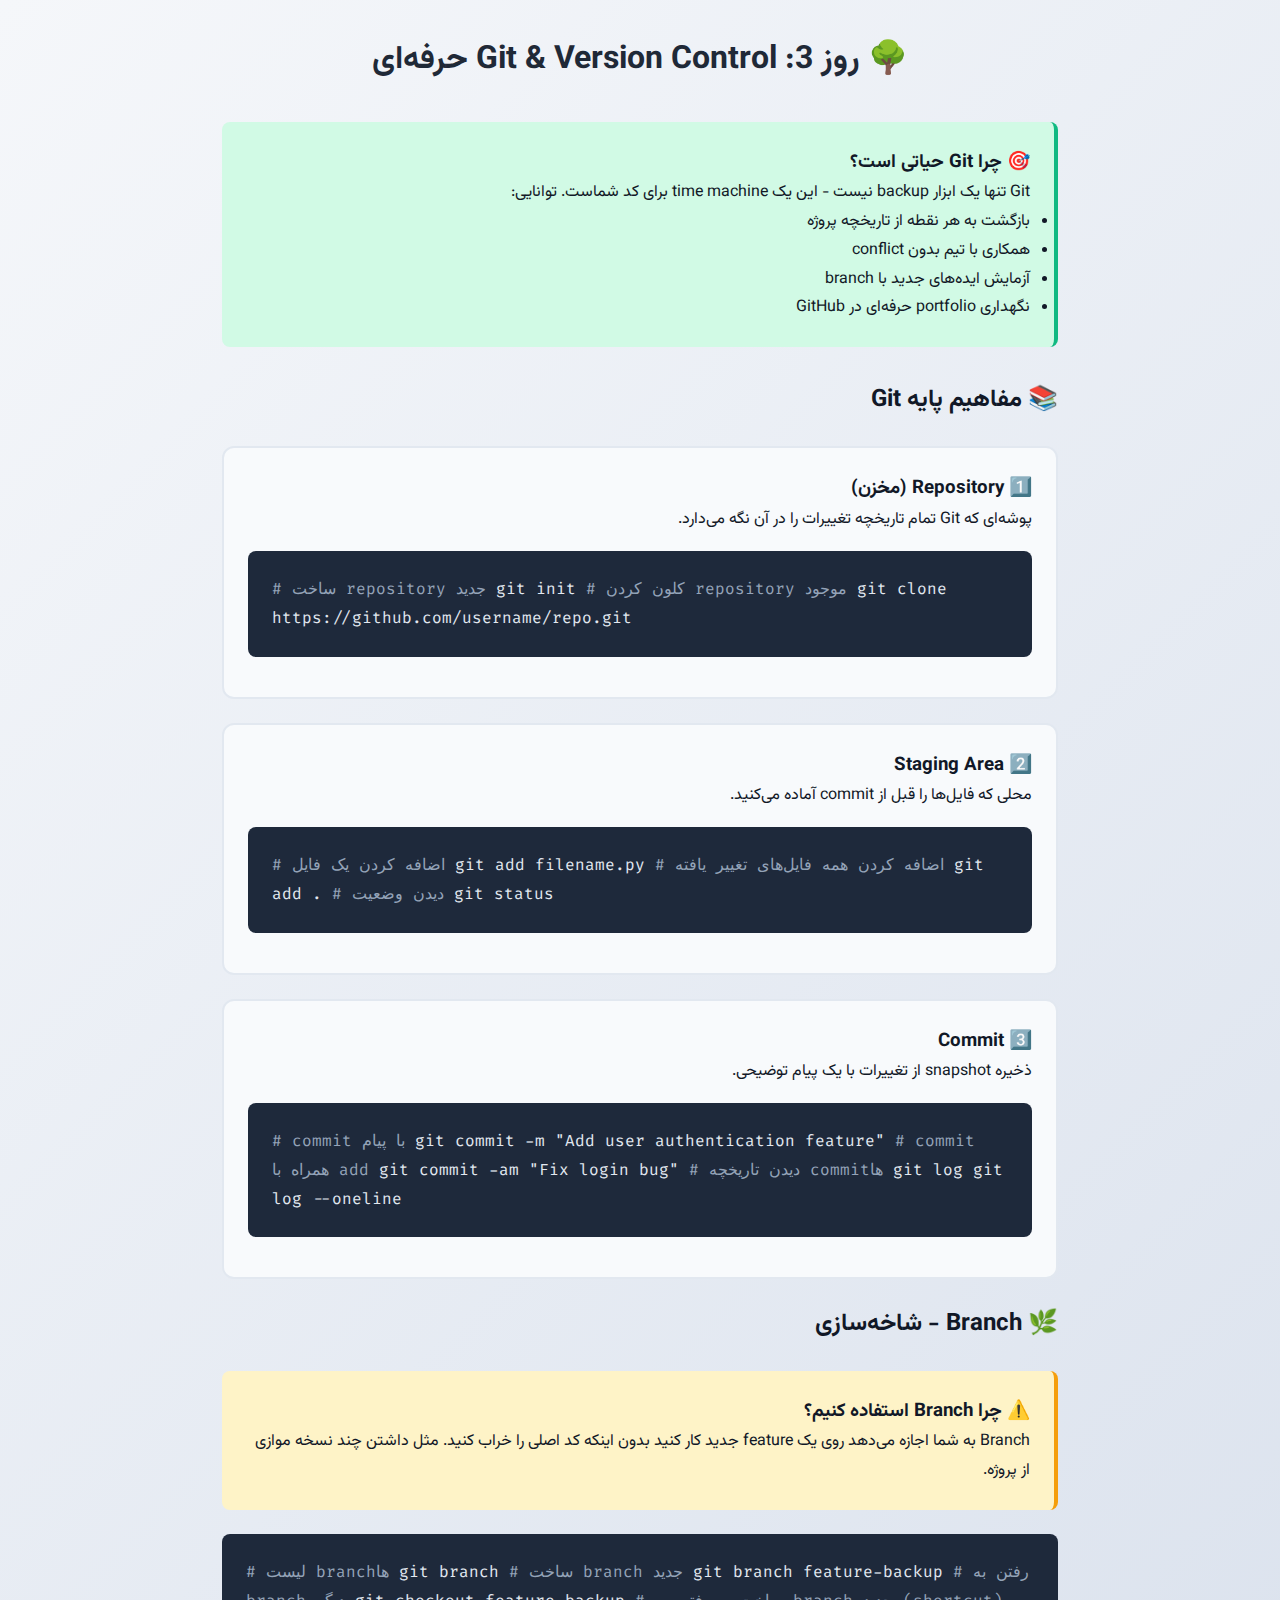
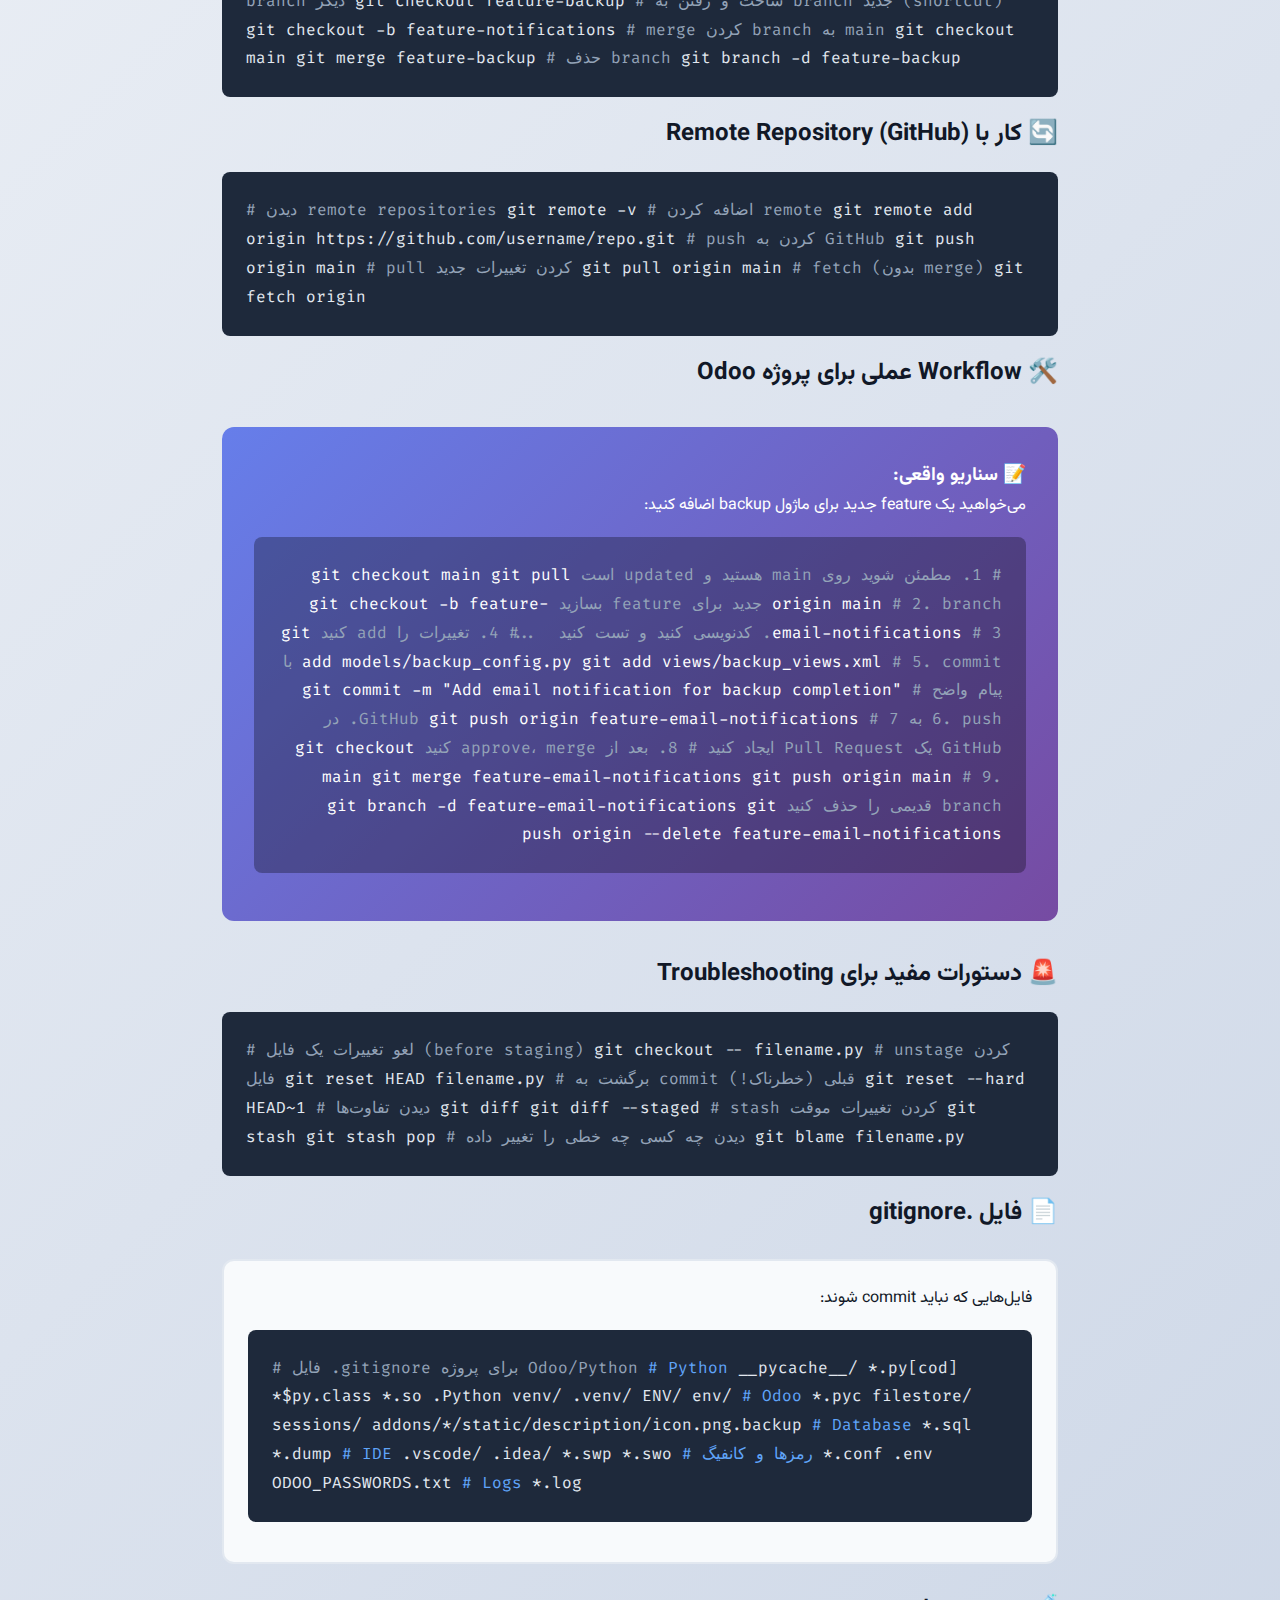
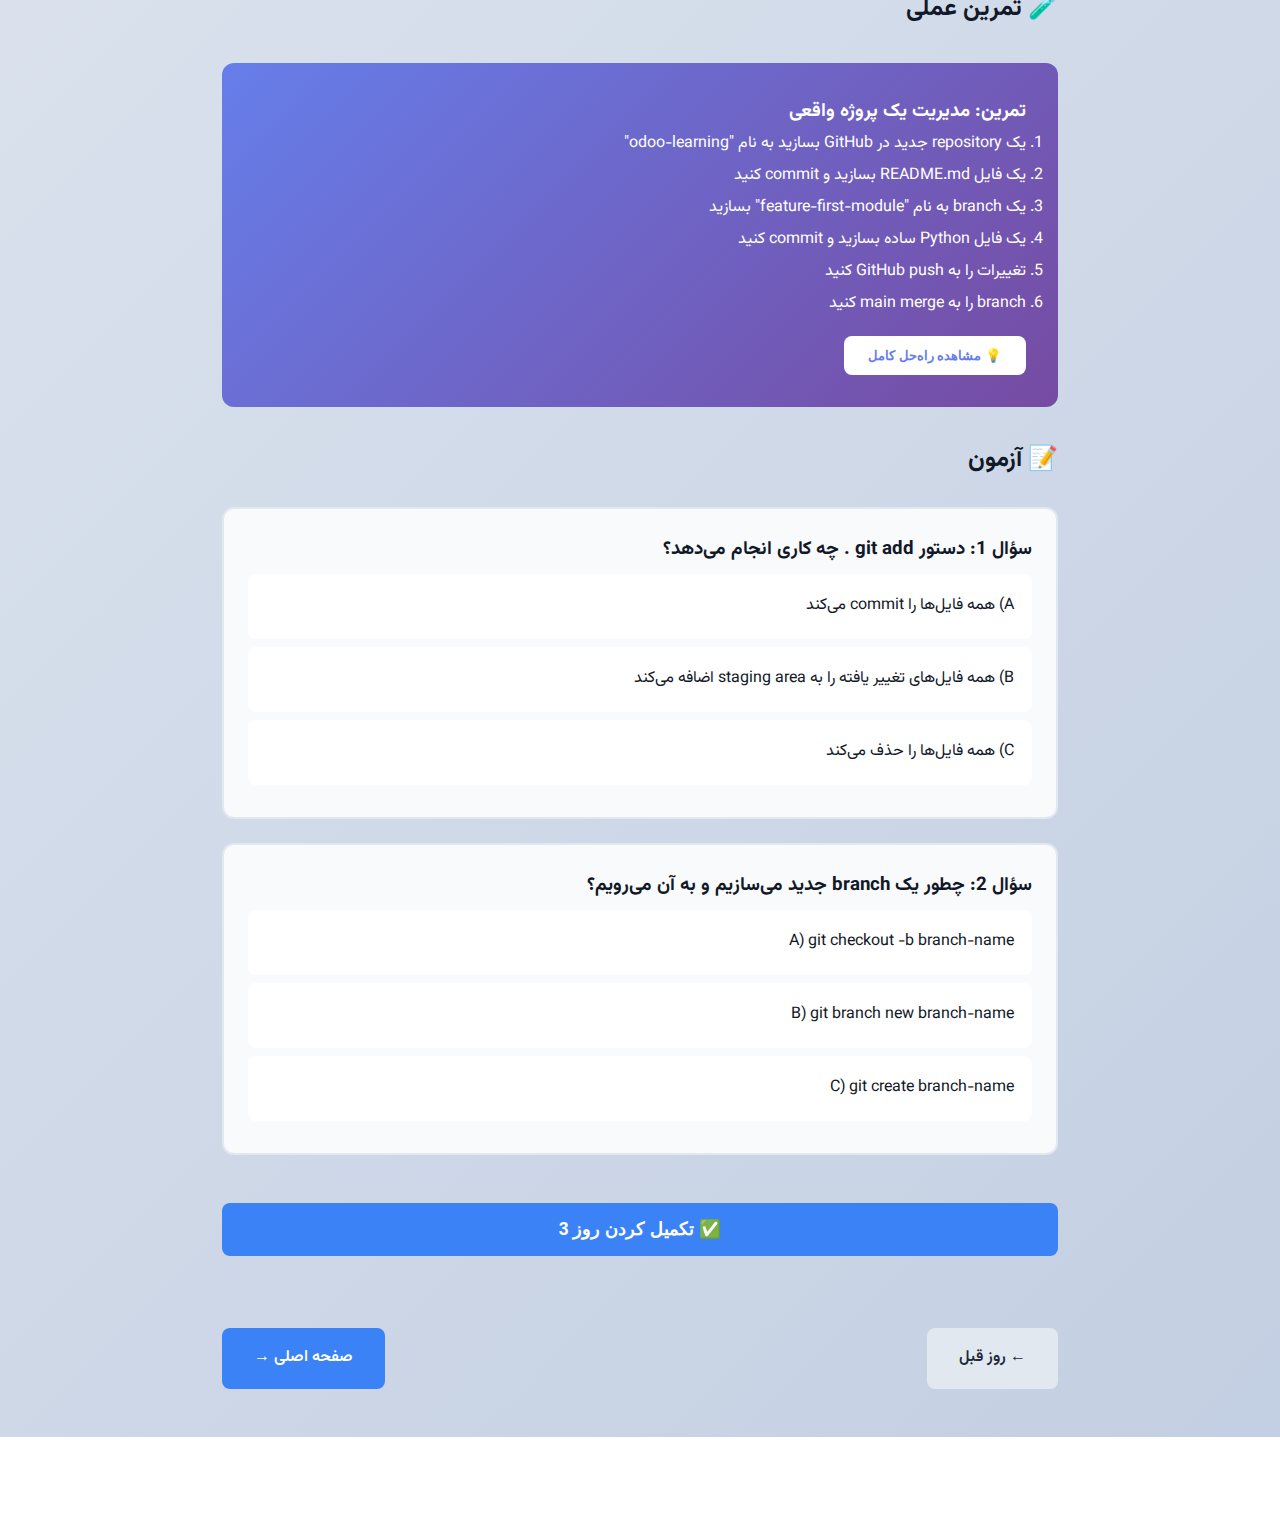
<file: lessons/day03-git-version-control.html>
<!DOCTYPE html>
<html lang="fa" dir="rtl">
<head>
    <meta charset="UTF-8">
    <meta name="viewport" content="width=device-width, initial-scale=1.0">
    <title>روز 3: Git & Version Control | Python & Odoo Mastery 🎓</title>
    <link rel="stylesheet" href="../assets/style.css">
    <link href="https://fonts.googleapis.com/css2?family=Vazirmatn:wght@300;400;600;700&family=Fira+Code:wght@400;500;600&display=swap" rel="stylesheet">
</head>
<body>
    <div class="lesson-content" style="max-width: 900px; margin: 2rem auto; padding: 0 2rem;">
        <h1 style="text-align: center; color: #1f2937;">🌳 روز 3: Git & Version Control حرفه‌ای</h1>
        
        <div style="background: #d1fae5; border-right: 4px solid #10b981; padding: 1.5rem; border-radius: 8px; margin: 2rem 0;">
            <h3>🎯 چرا Git حیاتی است؟</h3>
            <p>Git تنها یک ابزار backup نیست - این یک time machine برای کد شماست. توانایی:</p>
            <ul>
                <li>بازگشت به هر نقطه از تاریخچه پروژه</li>
                <li>همکاری با تیم بدون conflict</li>
                <li>آزمایش ایده‌های جدید با branch</li>
                <li>نگهداری portfolio حرفه‌ای در GitHub</li>
            </ul>
        </div>

        <h2>📚 مفاهیم پایه Git</h2>
        
        <div style="background: #f8fafc; padding: 1.5rem; border-radius: 12px; margin: 1.5rem 0; border: 2px solid #e2e8f0;">
            <h3>1️⃣ Repository (مخزن)</h3>
            <p>پوشه‌ای که Git تمام تاریخچه تغییرات را در آن نگه می‌دارد.</p>
            <div style="background: #1e293b; color: #e2e8f0; padding: 1.5rem; border-radius: 8px; font-family: 'Fira Code', monospace; margin: 1rem 0; direction: ltr; text-align: left;">
<span style="color: #94a3b8;"># ساخت repository جدید</span>
git init

<span style="color: #94a3b8;"># کلون کردن repository موجود</span>
git clone https://github.com/username/repo.git
            </div>
        </div>

        <div style="background: #f8fafc; padding: 1.5rem; border-radius: 12px; margin: 1.5rem 0; border: 2px solid #e2e8f0;">
            <h3>2️⃣ Staging Area</h3>
            <p>محلی که فایل‌ها را قبل از commit آماده می‌کنید.</p>
            <div style="background: #1e293b; color: #e2e8f0; padding: 1.5rem; border-radius: 8px; font-family: 'Fira Code', monospace; margin: 1rem 0; direction: ltr; text-align: left;">
<span style="color: #94a3b8;"># اضافه کردن یک فایل</span>
git add filename.py

<span style="color: #94a3b8;"># اضافه کردن همه فایل‌های تغییر یافته</span>
git add .

<span style="color: #94a3b8;"># دیدن وضعیت</span>
git status
            </div>
        </div>

        <div style="background: #f8fafc; padding: 1.5rem; border-radius: 12px; margin: 1.5rem 0; border: 2px solid #e2e8f0;">
            <h3>3️⃣ Commit</h3>
            <p>ذخیره snapshot از تغییرات با یک پیام توضیحی.</p>
            <div style="background: #1e293b; color: #e2e8f0; padding: 1.5rem; border-radius: 8px; font-family: 'Fira Code', monospace; margin: 1rem 0; direction: ltr; text-align: left;">
<span style="color: #94a3b8;"># commit با پیام</span>
git commit -m "Add user authentication feature"

<span style="color: #94a3b8;"># commit همراه با add</span>
git commit -am "Fix login bug"

<span style="color: #94a3b8;"># دیدن تاریخچه commit‌ها</span>
git log
git log --oneline
            </div>
        </div>

        <h2>🌿 Branch - شاخه‌سازی</h2>
        
        <div style="background: #fef3c7; border-right: 4px solid #f59e0b; padding: 1.5rem; border-radius: 8px; margin: 1.5rem 0;">
            <h3>⚠️ چرا Branch استفاده کنیم؟</h3>
            <p>
                Branch به شما اجازه می‌دهد روی یک feature جدید کار کنید بدون اینکه کد اصلی را خراب کنید.
                مثل داشتن چند نسخه موازی از پروژه.
            </p>
        </div>

        <div style="background: #1e293b; color: #e2e8f0; padding: 1.5rem; border-radius: 8px; font-family: 'Fira Code', monospace; margin: 1rem 0; direction: ltr; text-align: left;">
<span style="color: #94a3b8;"># لیست branch‌ها</span>
git branch

<span style="color: #94a3b8;"># ساخت branch جدید</span>
git branch feature-backup

<span style="color: #94a3b8;"># رفتن به branch دیگر</span>
git checkout feature-backup

<span style="color: #94a3b8;"># ساخت و رفتن به branch جدید (shortcut)</span>
git checkout -b feature-notifications

<span style="color: #94a3b8;"># merge کردن branch به main</span>
git checkout main
git merge feature-backup

<span style="color: #94a3b8;"># حذف branch</span>
git branch -d feature-backup
        </div>

        <h2>🔄 کار با Remote Repository (GitHub)</h2>

        <div style="background: #1e293b; color: #e2e8f0; padding: 1.5rem; border-radius: 8px; font-family: 'Fira Code', monospace; margin: 1rem 0; direction: ltr; text-align: left;">
<span style="color: #94a3b8;"># دیدن remote repositories</span>
git remote -v

<span style="color: #94a3b8;"># اضافه کردن remote</span>
git remote add origin https://github.com/username/repo.git

<span style="color: #94a3b8;"># push کردن به GitHub</span>
git push origin main

<span style="color: #94a3b8;"># pull کردن تغییرات جدید</span>
git pull origin main

<span style="color: #94a3b8;"># fetch (بدون merge)</span>
git fetch origin
        </div>

        <h2>🛠️ Workflow عملی برای پروژه Odoo</h2>

        <div style="background: linear-gradient(135deg, #667eea 0%, #764ba2 100%); color: white; padding: 2rem; border-radius: 12px; margin: 2rem 0;">
            <h3>📝 سناریو واقعی:</h3>
            <p>می‌خواهید یک feature جدید برای ماژول backup اضافه کنید:</p>
            
            <div style="background: rgba(0,0,0,0.3); padding: 1.5rem; border-radius: 8px; margin: 1rem 0; font-family: 'Fira Code', monospace;">
<span style="color: #94a3b8;"># 1. مطمئن شوید روی main هستید و updated است</span>
git checkout main
git pull origin main

<span style="color: #94a3b8;"># 2. branch جدید برای feature بسازید</span>
git checkout -b feature-email-notifications

<span style="color: #94a3b8;"># 3. کدنویسی کنید و تست کنید...</span>

<span style="color: #94a3b8;"># 4. تغییرات را add کنید</span>
git add models/backup_config.py
git add views/backup_views.xml

<span style="color: #94a3b8;"># 5. commit با پیام واضح</span>
git commit -m "Add email notification for backup completion"

<span style="color: #94a3b8;"># 6. push به GitHub</span>
git push origin feature-email-notifications

<span style="color: #94a3b8;"># 7. در GitHub یک Pull Request ایجاد کنید</span>
<span style="color: #94a3b8;"># 8. بعد از approve، merge کنید</span>
git checkout main
git merge feature-email-notifications
git push origin main

<span style="color: #94a3b8;"># 9. branch قدیمی را حذف کنید</span>
git branch -d feature-email-notifications
git push origin --delete feature-email-notifications
            </div>
        </div>

        <h2>🚨 دستورات مفید برای Troubleshooting</h2>

        <div style="background: #1e293b; color: #e2e8f0; padding: 1.5rem; border-radius: 8px; font-family: 'Fira Code', monospace; margin: 1rem 0; direction: ltr; text-align: left;">
<span style="color: #94a3b8;"># لغو تغییرات یک فایل (before staging)</span>
git checkout -- filename.py

<span style="color: #94a3b8;"># unstage کردن فایل</span>
git reset HEAD filename.py

<span style="color: #94a3b8;"># برگشت به commit قبلی (خطرناک!)</span>
git reset --hard HEAD~1

<span style="color: #94a3b8;"># دیدن تفاوت‌ها</span>
git diff
git diff --staged

<span style="color: #94a3b8;"># stash کردن تغییرات موقت</span>
git stash
git stash pop

<span style="color: #94a3b8;"># دیدن چه کسی چه خطی را تغییر داده</span>
git blame filename.py
        </div>

        <h2>📄 فایل .gitignore</h2>

        <div style="background: #f8fafc; padding: 1.5rem; border-radius: 12px; margin: 1.5rem 0; border: 2px solid #e2e8f0;">
            <p>فایل‌هایی که نباید commit شوند:</p>
            <div style="background: #1e293b; color: #e2e8f0; padding: 1.5rem; border-radius: 8px; font-family: 'Fira Code', monospace; margin: 1rem 0; direction: ltr; text-align: left;">
<span style="color: #94a3b8;"># فایل .gitignore برای پروژه Odoo/Python</span>

<span style="color: #60a5fa;"># Python</span>
__pycache__/
*.py[cod]
*$py.class
*.so
.Python
venv/
.venv/
ENV/
env/

<span style="color: #60a5fa;"># Odoo</span>
*.pyc
filestore/
sessions/
addons/*/static/description/icon.png.backup

<span style="color: #60a5fa;"># Database</span>
*.sql
*.dump

<span style="color: #60a5fa;"># IDE</span>
.vscode/
.idea/
*.swp
*.swo

<span style="color: #60a5fa;"># رمزها و کانفیگ</span>
*.conf
.env
ODOO_PASSWORDS.txt

<span style="color: #60a5fa;"># Logs</span>
*.log
            </div>
        </div>

        <h2>🧪 تمرین عملی</h2>

        <div style="background: linear-gradient(135deg, #667eea 0%, #764ba2 100%); color: white; padding: 2rem; border-radius: 12px; margin: 2rem 0;">
            <h3>تمرین: مدیریت یک پروژه واقعی</h3>
            <ol style="line-height: 2;">
                <li>یک repository جدید در GitHub بسازید به نام "odoo-learning"</li>
                <li>یک فایل README.md بسازید و commit کنید</li>
                <li>یک branch به نام "feature-first-module" بسازید</li>
                <li>یک فایل Python ساده بسازید و commit کنید</li>
                <li>تغییرات را به GitHub push کنید</li>
                <li>branch را به main merge کنید</li>
            </ol>
            
            <button onclick="document.getElementById('ex-solution').style.display='block'" style="background: white; color: #667eea; padding: 0.75rem 1.5rem; border: none; border-radius: 8px; font-weight: 600; cursor: pointer; margin-top: 1rem;">
                💡 مشاهده راه‌حل کامل
            </button>
            
            <div id="ex-solution" style="display: none; background: rgba(0,0,0,0.3); padding: 1.5rem; border-radius: 8px; margin-top: 1rem; font-family: 'Fira Code', monospace;">
<span style="color: #94a3b8;"># 1. ساخت پوشه و مقداردهی git</span>
mkdir odoo-learning
cd odoo-learning
git init

<span style="color: #94a3b8;"># 2. ساخت README</span>
echo "# Odoo Learning Project" > README.md
git add README.md
git commit -m "Initial commit with README"

<span style="color: #94a3b8;"># 3. اضافه کردن remote (آدرس از GitHub بگیرید)</span>
git remote add origin https://github.com/username/odoo-learning.git
git push -u origin main

<span style="color: #94a3b8;"># 4. ساخت branch جدید</span>
git checkout -b feature-first-module

<span style="color: #94a3b8;"># 5. ساخت فایل Python</span>
echo "print('Hello Odoo!')" > hello.py
git add hello.py
git commit -m "Add first Python file"
git push origin feature-first-module

<span style="color: #94a3b8;"># 6. merge به main</span>
git checkout main
git merge feature-first-module
git push origin main

<span style="color: #94a3b8;"># 7. پاک کردن branch</span>
git branch -d feature-first-module
git push origin --delete feature-first-module
            </div>
        </div>

        <h2>📝 آزمون</h2>

        <div style="background: #f8fafc; padding: 1.5rem; border-radius: 12px; margin: 1.5rem 0; border: 2px solid #e2e8f0;">
            <h3>سؤال 1: دستور git add . چه کاری انجام می‌دهد؟</h3>
            <div class="quiz-option" onclick="checkAnswer(1, 'A', false)" style="background: white; padding: 1rem; margin: 0.5rem 0; border-radius: 8px; cursor: pointer; border: 2px solid transparent;">
                A) همه فایل‌ها را commit می‌کند
            </div>
            <div class="quiz-option" onclick="checkAnswer(1, 'B', true)" style="background: white; padding: 1rem; margin: 0.5rem 0; border-radius: 8px; cursor: pointer; border: 2px solid transparent;">
                B) همه فایل‌های تغییر یافته را به staging area اضافه می‌کند
            </div>
            <div class="quiz-option" onclick="checkAnswer(1, 'C', false)" style="background: white; padding: 1rem; margin: 0.5rem 0; border-radius: 8px; cursor: pointer; border: 2px solid transparent;">
                C) همه فایل‌ها را حذف می‌کند
            </div>
        </div>

        <div style="background: #f8fafc; padding: 1.5rem; border-radius: 12px; margin: 1.5rem 0; border: 2px solid #e2e8f0;">
            <h3>سؤال 2: چطور یک branch جدید می‌سازیم و به آن می‌رویم؟</h3>
            <div class="quiz-option" onclick="checkAnswer(2, 'A', true)" style="background: white; padding: 1rem; margin: 0.5rem 0; border-radius: 8px; cursor: pointer; border: 2px solid transparent;">
                A) git checkout -b branch-name
            </div>
            <div class="quiz-option" onclick="checkAnswer(2, 'B', false)" style="background: white; padding: 1rem; margin: 0.5rem 0; border-radius: 8px; cursor: pointer; border: 2px solid transparent;">
                B) git branch new branch-name
            </div>
            <div class="quiz-option" onclick="checkAnswer(2, 'C', false)" style="background: white; padding: 1rem; margin: 0.5rem 0; border-radius: 8px; cursor: pointer; border: 2px solid transparent;">
                C) git create branch-name
            </div>
        </div>

        <button onclick="markComplete()" style="background: #3b82f6; color: white; padding: 1rem 2rem; border: none; border-radius: 8px; font-size: 1.1rem; font-weight: 600; cursor: pointer; width: 100%; margin: 1.5rem 0;">
            ✅ تکمیل کردن روز 3
        </button>

        <div style="display: flex; justify-content: space-between; margin: 3rem 0; gap: 1rem;">
            <a href="day02-powershell-essentials.html" style="padding: 1rem 2rem; background: #e2e8f0; color: #1f2937; text-decoration: none; border-radius: 8px; font-weight: 600;">← روز قبل</a>
            <a href="../index.html" style="padding: 1rem 2rem; background: #3b82f6; color: white; text-decoration: none; border-radius: 8px; font-weight: 600;">صفحه اصلی →</a>
        </div>
    </div>

    <script>
        const answers = {};
        const correctAnswers = {1: 'B', 2: 'A'};

        function checkAnswer(q, selected, isCorrect) {
            const options = event.target.parentElement.querySelectorAll('.quiz-option');
            options.forEach(opt => {
                opt.style.background = 'white';
                opt.style.borderColor = 'transparent';
            });
            
            answers[q] = selected;
            
            if (selected === correctAnswers[q]) {
                event.target.style.background = '#d1fae5';
                event.target.style.borderColor = '#10b981';
            } else {
                event.target.style.background = '#fee2e2';
                event.target.style.borderColor = '#ef4444';
                options.forEach(opt => {
                    if (opt.textContent.trim().startsWith(correctAnswers[q])) {
                        opt.style.background = '#d1fae5';
                        opt.style.borderColor = '#10b981';
                    }
                });
            }
        }

        function markComplete() {
            localStorage.setItem('lesson_day03_complete', 'true');
            alert('🎉 تبریک! روز 3 تکمیل شد.');
            event.target.textContent = '✅ تکمیل شده';
            event.target.disabled = true;
            event.target.style.background = '#10b981';
        }

        window.addEventListener('load', () => {
            if (localStorage.getItem('lesson_day03_complete') === 'true') {
                const btn = document.querySelector('button[onclick="markComplete()"]');
                if (btn) {
                    btn.textContent = '✅ تکمیل شده';
                    btn.disabled = true;
                    btn.style.background = '#10b981';
                }
            }
        });
    </script>
</body>
</html>
</file>
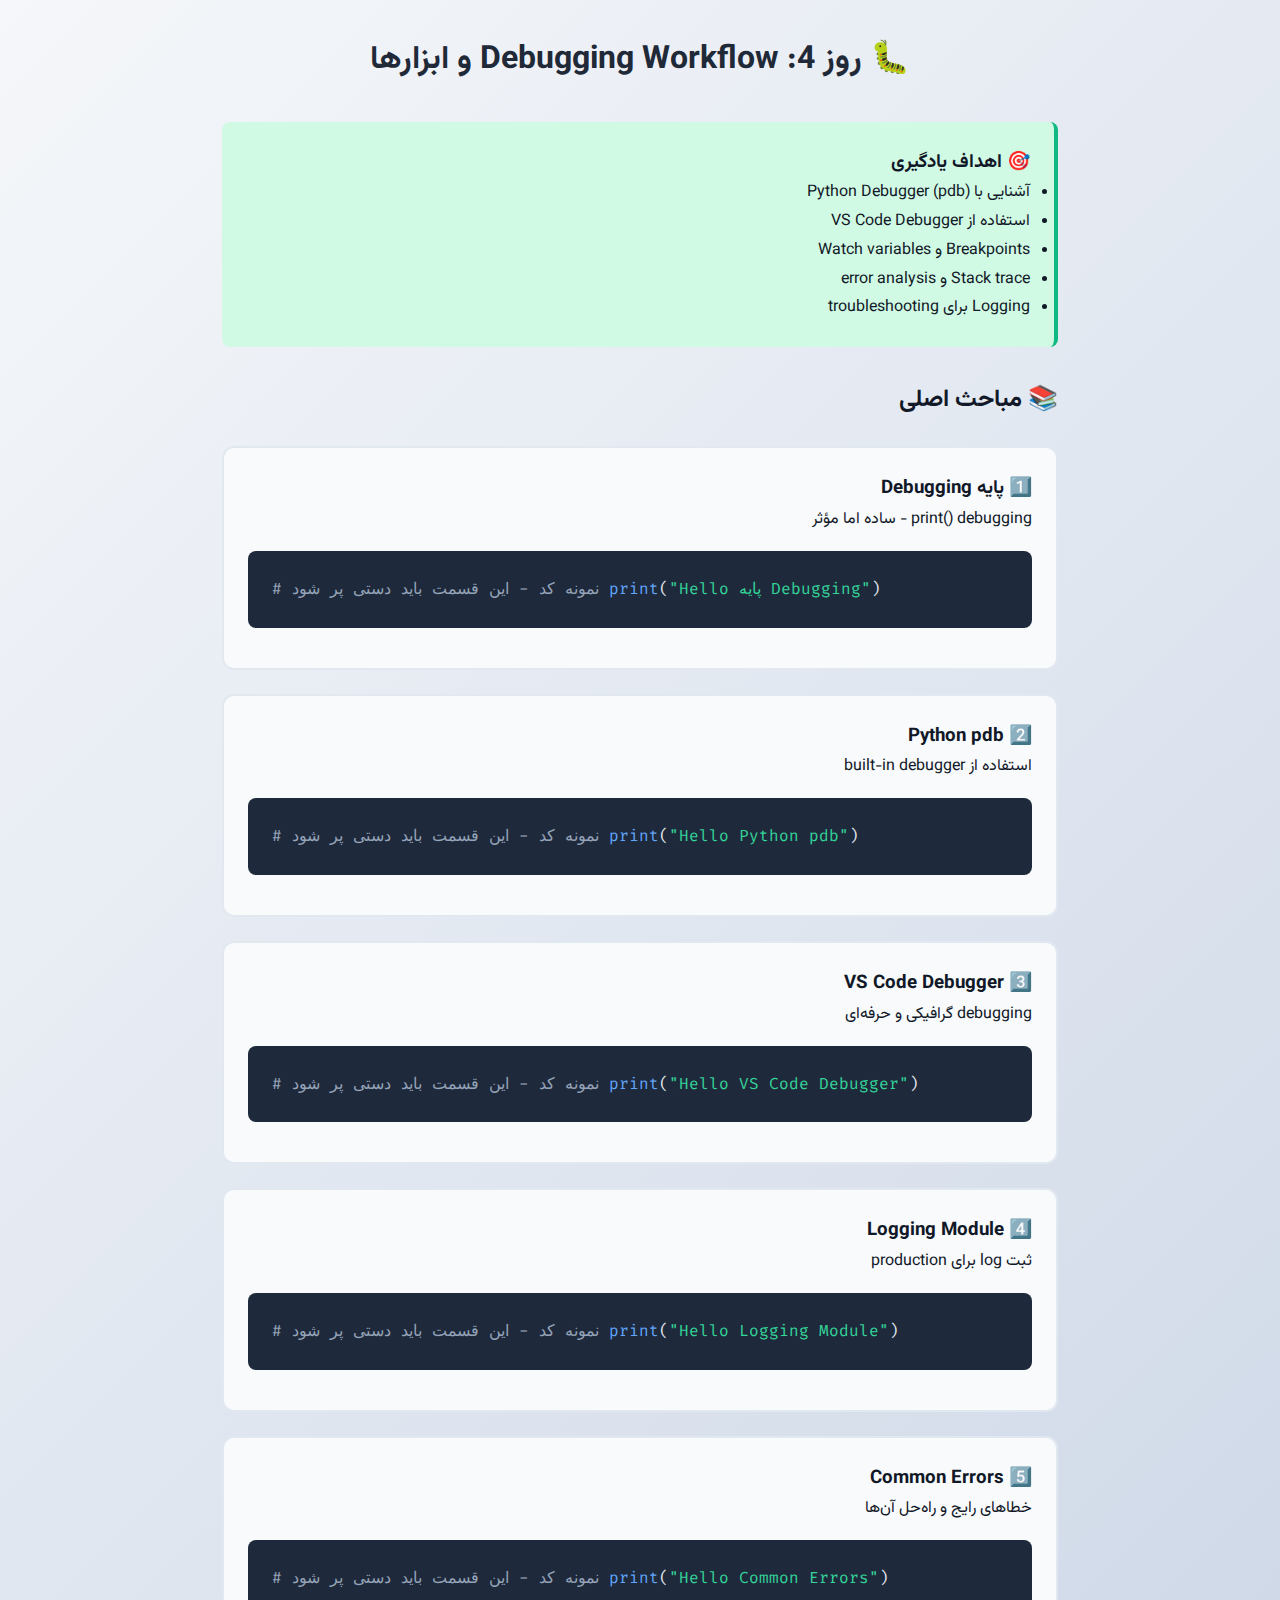
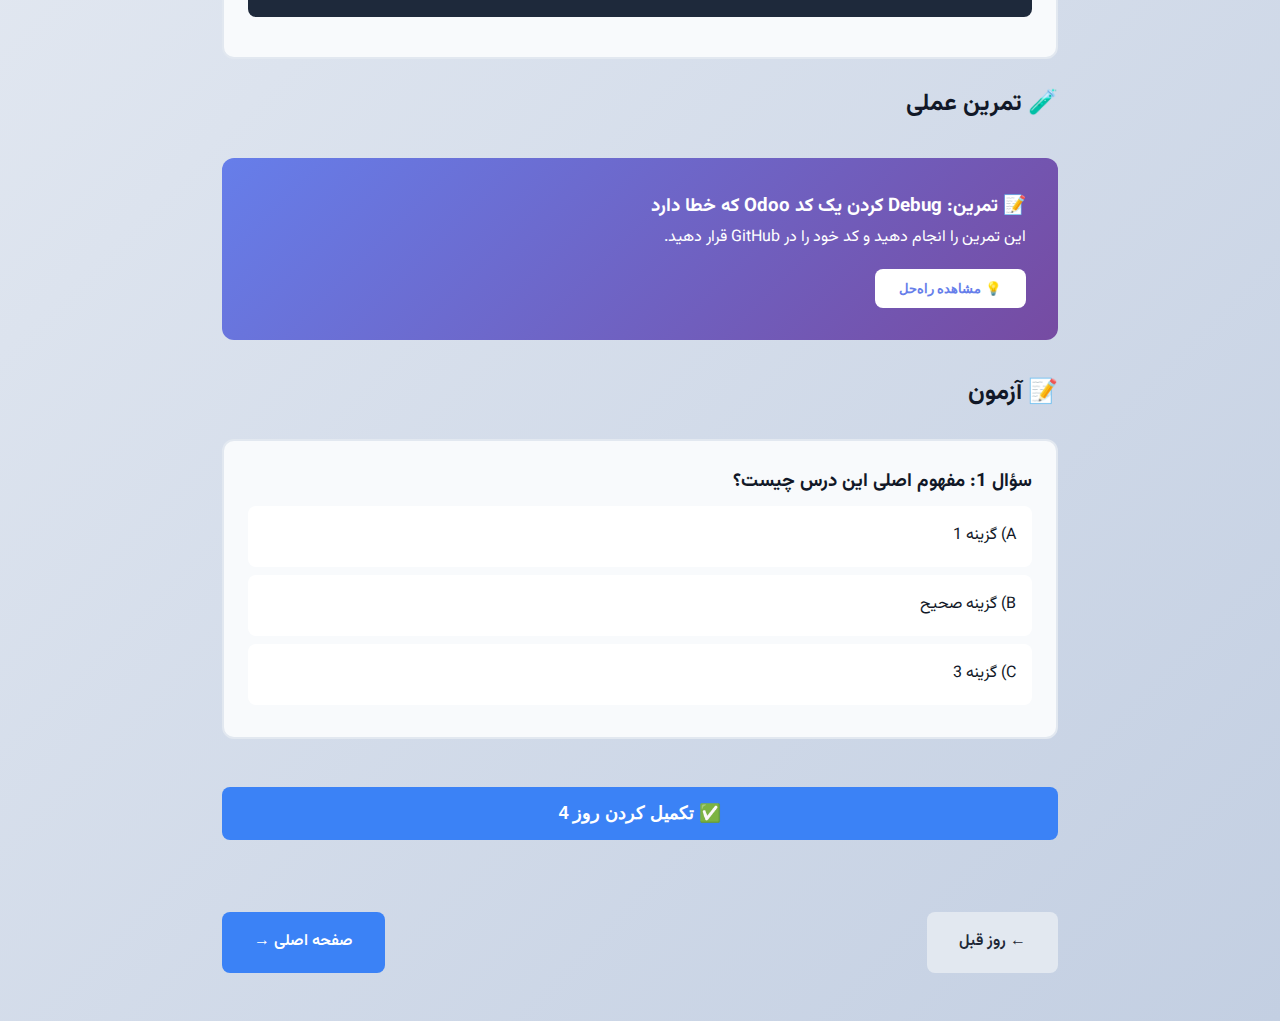
<file: lessons/day04-debugging-workflow.html>
<!DOCTYPE html>
<html lang="fa" dir="rtl">
<head>
    <meta charset="UTF-8">
    <meta name="viewport" content="width=device-width, initial-scale=1.0">
    <title>روز 4: Debugging Workflow و ابزارها | Python & Odoo Mastery 🎓</title>
    <link rel="stylesheet" href="../assets/style.css">
    <link href="https://fonts.googleapis.com/css2?family=Vazirmatn:wght@300;400;600;700&family=Fira+Code:wght@400;500;600&display=swap" rel="stylesheet">
</head>
<body>
    <div class="lesson-content" style="max-width: 900px; margin: 2rem auto; padding: 0 2rem;">
        <h1 style="text-align: center; color: #1f2937;">🐛 روز 4: Debugging Workflow و ابزارها</h1>
        
        <div style="background: #d1fae5; border-right: 4px solid #10b981; padding: 1.5rem; border-radius: 8px; margin: 2rem 0;">
            <h3>🎯 اهداف یادگیری</h3>
            <ul>
                <li>آشنایی با Python Debugger (pdb)</li>
                <li>استفاده از VS Code Debugger</li>
                <li>Breakpoints و Watch variables</li>
                <li>Stack trace و error analysis</li>
                <li>Logging برای troubleshooting</li>
            </ul>
        </div>

        <h2>📚 مباحث اصلی</h2>
        
        
        <div style="background: #f8fafc; padding: 1.5rem; border-radius: 12px; margin: 1.5rem 0; border: 2px solid #e2e8f0;">
            <h3>1️⃣ پایه Debugging</h3>
            <p>print() debugging - ساده اما مؤثر</p>
            <div style="background: #1e293b; color: #e2e8f0; padding: 1.5rem; border-radius: 8px; font-family: 'Fira Code', monospace; margin: 1rem 0; direction: ltr; text-align: left;">
<span style="color: #94a3b8;"># نمونه کد - این قسمت باید دستی پر شود</span>
<span style="color: #60a5fa;">print</span>(<span style="color: #34d399;">"Hello پایه Debugging"</span>)
            </div>
        </div>

        <div style="background: #f8fafc; padding: 1.5rem; border-radius: 12px; margin: 1.5rem 0; border: 2px solid #e2e8f0;">
            <h3>2️⃣ Python pdb</h3>
            <p>استفاده از built-in debugger</p>
            <div style="background: #1e293b; color: #e2e8f0; padding: 1.5rem; border-radius: 8px; font-family: 'Fira Code', monospace; margin: 1rem 0; direction: ltr; text-align: left;">
<span style="color: #94a3b8;"># نمونه کد - این قسمت باید دستی پر شود</span>
<span style="color: #60a5fa;">print</span>(<span style="color: #34d399;">"Hello Python pdb"</span>)
            </div>
        </div>

        <div style="background: #f8fafc; padding: 1.5rem; border-radius: 12px; margin: 1.5rem 0; border: 2px solid #e2e8f0;">
            <h3>3️⃣ VS Code Debugger</h3>
            <p>debugging گرافیکی و حرفه‌ای</p>
            <div style="background: #1e293b; color: #e2e8f0; padding: 1.5rem; border-radius: 8px; font-family: 'Fira Code', monospace; margin: 1rem 0; direction: ltr; text-align: left;">
<span style="color: #94a3b8;"># نمونه کد - این قسمت باید دستی پر شود</span>
<span style="color: #60a5fa;">print</span>(<span style="color: #34d399;">"Hello VS Code Debugger"</span>)
            </div>
        </div>

        <div style="background: #f8fafc; padding: 1.5rem; border-radius: 12px; margin: 1.5rem 0; border: 2px solid #e2e8f0;">
            <h3>4️⃣ Logging Module</h3>
            <p>ثبت log برای production</p>
            <div style="background: #1e293b; color: #e2e8f0; padding: 1.5rem; border-radius: 8px; font-family: 'Fira Code', monospace; margin: 1rem 0; direction: ltr; text-align: left;">
<span style="color: #94a3b8;"># نمونه کد - این قسمت باید دستی پر شود</span>
<span style="color: #60a5fa;">print</span>(<span style="color: #34d399;">"Hello Logging Module"</span>)
            </div>
        </div>

        <div style="background: #f8fafc; padding: 1.5rem; border-radius: 12px; margin: 1.5rem 0; border: 2px solid #e2e8f0;">
            <h3>5️⃣ Common Errors</h3>
            <p>خطاهای رایج و راه‌حل آن‌ها</p>
            <div style="background: #1e293b; color: #e2e8f0; padding: 1.5rem; border-radius: 8px; font-family: 'Fira Code', monospace; margin: 1rem 0; direction: ltr; text-align: left;">
<span style="color: #94a3b8;"># نمونه کد - این قسمت باید دستی پر شود</span>
<span style="color: #60a5fa;">print</span>(<span style="color: #34d399;">"Hello Common Errors"</span>)
            </div>
        </div>


        <h2>🧪 تمرین عملی</h2>

        <div style="background: linear-gradient(135deg, #667eea 0%, #764ba2 100%); color: white; padding: 2rem; border-radius: 12px; margin: 2rem 0;">
            <h3>📝 تمرین: Debug کردن یک کد Odoo که خطا دارد</h3>
            <p>این تمرین را انجام دهید و کد خود را در GitHub قرار دهید.</p>
            
            <button onclick="document.getElementById('ex-solution').style.display='block'" style="background: white; color: #667eea; padding: 0.75rem 1.5rem; border: none; border-radius: 8px; font-weight: 600; cursor: pointer; margin-top: 1rem;">
                💡 مشاهده راه‌حل
            </button>
            
            <div id="ex-solution" style="display: none; background: rgba(0,0,0,0.3); padding: 1.5rem; border-radius: 8px; margin-top: 1rem; font-family: 'Fira Code', monospace;">
<span style="color: #94a3b8;"># راه‌حل تمرین - این قسمت باید دستی تکمیل شود</span>
print("راه‌حل در حال تکمیل...")
            </div>
        </div>

        <h2>📝 آزمون</h2>

        <div style="background: #f8fafc; padding: 1.5rem; border-radius: 12px; margin: 1.5rem 0; border: 2px solid #e2e8f0;">
            <h3>سؤال 1: مفهوم اصلی این درس چیست؟</h3>
            <div class="quiz-option" onclick="checkAnswer(1, 'A', false)" style="background: white; padding: 1rem; margin: 0.5rem 0; border-radius: 8px; cursor: pointer;">A) گزینه 1</div>
            <div class="quiz-option" onclick="checkAnswer(1, 'B', true)" style="background: white; padding: 1rem; margin: 0.5rem 0; border-radius: 8px; cursor: pointer;">B) گزینه صحیح</div>
            <div class="quiz-option" onclick="checkAnswer(1, 'C', false)" style="background: white; padding: 1rem; margin: 0.5rem 0; border-radius: 8px; cursor: pointer;">C) گزینه 3</div>
        </div>

        <button onclick="markComplete()" style="background: #3b82f6; color: white; padding: 1rem 2rem; border: none; border-radius: 8px; font-size: 1.1rem; font-weight: 600; cursor: pointer; width: 100%; margin: 1.5rem 0;">
            ✅ تکمیل کردن روز 4
        </button>

        <div style="display: flex; justify-content: space-between; margin: 3rem 0; gap: 1rem;">
            <a href="day03-*.html" style="padding: 1rem 2rem; background: #e2e8f0; color: #1f2937; text-decoration: none; border-radius: 8px; font-weight: 600;">← روز قبل</a>
            <a href="../index.html" style="padding: 1rem 2rem; background: #3b82f6; color: white; text-decoration: none; border-radius: 8px; font-weight: 600;">صفحه اصلی →</a>
        </div>
    </div>

    <script>
        const answers = {};
        const correctAnswers = {1: 'B'};

        function checkAnswer(q, selected) {
            const options = event.target.parentElement.querySelectorAll('.quiz-option');
            options.forEach(opt => opt.style.borderColor = 'transparent');
            
            answers[q] = selected;
            
            if (selected === correctAnswers[q]) {
                event.target.style.background = '#d1fae5';
                event.target.style.borderColor = '#10b981';
            } else {
                event.target.style.background = '#fee2e2';
                event.target.style.borderColor = '#ef4444';
            }
        }

        function markComplete() {
            localStorage.setItem('lesson_day04_complete', 'true');
            alert('🎉 تبریک! روز 4 تکمیل شد.');
            event.target.textContent = '✅ تکمیل شده';
            event.target.disabled = true;
            event.target.style.background = '#10b981';
        }

        window.addEventListener('load', () => {
            if (localStorage.getItem('lesson_day04_complete') === 'true') {
                const btn = document.querySelector('button[onclick="markComplete()"]');
                if (btn) {
                    btn.textContent = '✅ تکمیل شده';
                    btn.disabled = true;
                    btn.style.background = '#10b981';
                }
            }
        });
    </script>
</body>
</html>
</file>
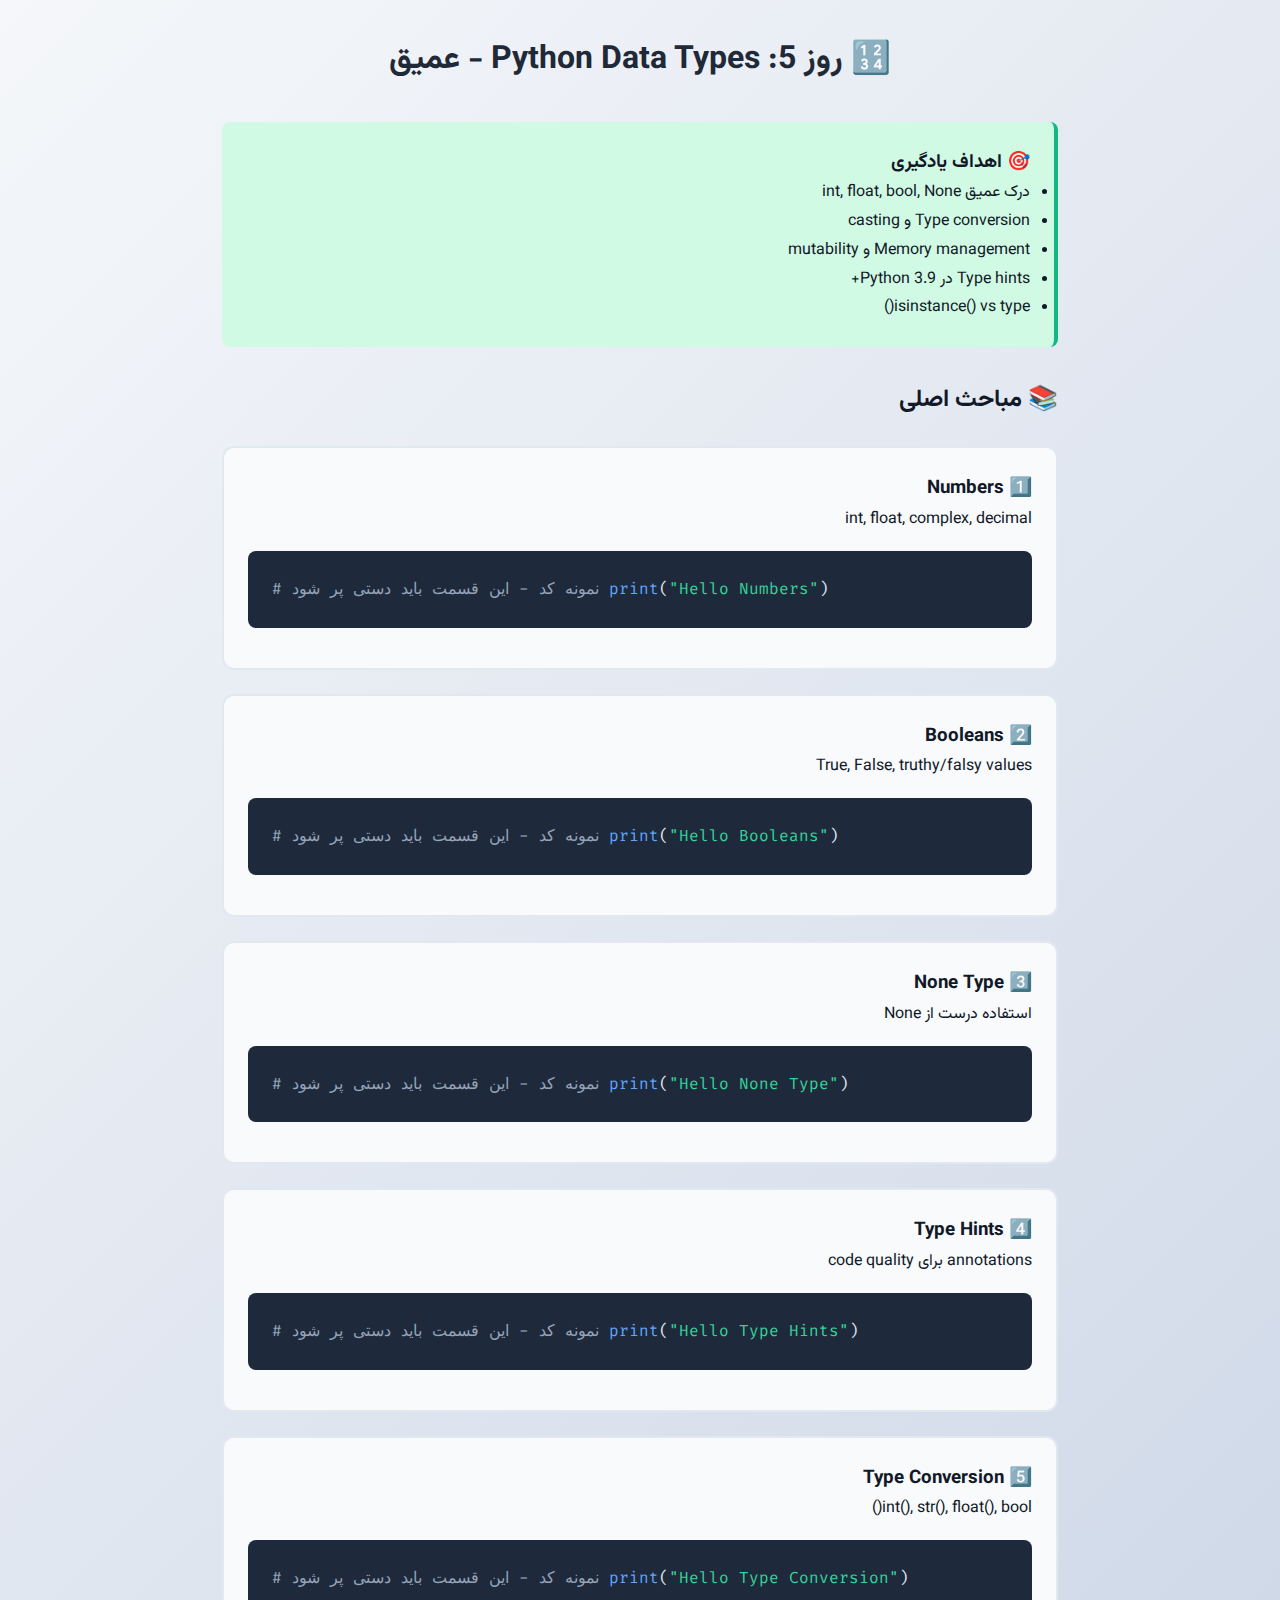
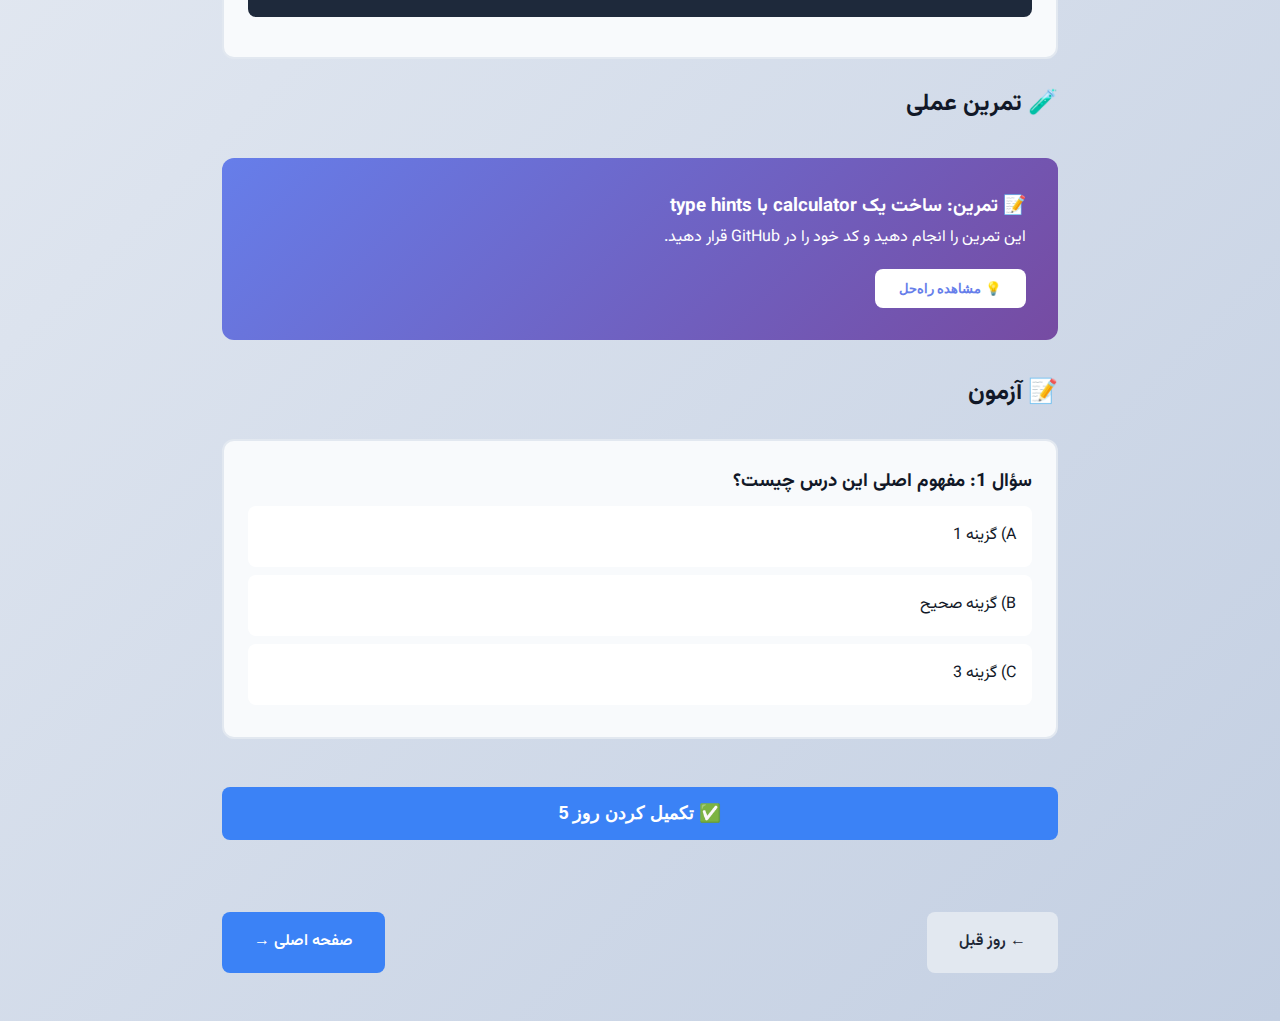
<file: lessons/day05-python-data-types.html>
<!DOCTYPE html>
<html lang="fa" dir="rtl">
<head>
    <meta charset="UTF-8">
    <meta name="viewport" content="width=device-width, initial-scale=1.0">
    <title>روز 5: Python Data Types - عمیق | Python & Odoo Mastery 🎓</title>
    <link rel="stylesheet" href="../assets/style.css">
    <link href="https://fonts.googleapis.com/css2?family=Vazirmatn:wght@300;400;600;700&family=Fira+Code:wght@400;500;600&display=swap" rel="stylesheet">
</head>
<body>
    <div class="lesson-content" style="max-width: 900px; margin: 2rem auto; padding: 0 2rem;">
        <h1 style="text-align: center; color: #1f2937;">🔢 روز 5: Python Data Types - عمیق</h1>
        
        <div style="background: #d1fae5; border-right: 4px solid #10b981; padding: 1.5rem; border-radius: 8px; margin: 2rem 0;">
            <h3>🎯 اهداف یادگیری</h3>
            <ul>
                <li>درک عمیق int, float, bool, None</li>
                <li>Type conversion و casting</li>
                <li>Memory management و mutability</li>
                <li>Type hints در Python 3.9+</li>
                <li>isinstance() vs type()</li>
            </ul>
        </div>

        <h2>📚 مباحث اصلی</h2>
        
        
        <div style="background: #f8fafc; padding: 1.5rem; border-radius: 12px; margin: 1.5rem 0; border: 2px solid #e2e8f0;">
            <h3>1️⃣ Numbers</h3>
            <p>int, float, complex, decimal</p>
            <div style="background: #1e293b; color: #e2e8f0; padding: 1.5rem; border-radius: 8px; font-family: 'Fira Code', monospace; margin: 1rem 0; direction: ltr; text-align: left;">
<span style="color: #94a3b8;"># نمونه کد - این قسمت باید دستی پر شود</span>
<span style="color: #60a5fa;">print</span>(<span style="color: #34d399;">"Hello Numbers"</span>)
            </div>
        </div>

        <div style="background: #f8fafc; padding: 1.5rem; border-radius: 12px; margin: 1.5rem 0; border: 2px solid #e2e8f0;">
            <h3>2️⃣ Booleans</h3>
            <p>True, False, truthy/falsy values</p>
            <div style="background: #1e293b; color: #e2e8f0; padding: 1.5rem; border-radius: 8px; font-family: 'Fira Code', monospace; margin: 1rem 0; direction: ltr; text-align: left;">
<span style="color: #94a3b8;"># نمونه کد - این قسمت باید دستی پر شود</span>
<span style="color: #60a5fa;">print</span>(<span style="color: #34d399;">"Hello Booleans"</span>)
            </div>
        </div>

        <div style="background: #f8fafc; padding: 1.5rem; border-radius: 12px; margin: 1.5rem 0; border: 2px solid #e2e8f0;">
            <h3>3️⃣ None Type</h3>
            <p>استفاده درست از None</p>
            <div style="background: #1e293b; color: #e2e8f0; padding: 1.5rem; border-radius: 8px; font-family: 'Fira Code', monospace; margin: 1rem 0; direction: ltr; text-align: left;">
<span style="color: #94a3b8;"># نمونه کد - این قسمت باید دستی پر شود</span>
<span style="color: #60a5fa;">print</span>(<span style="color: #34d399;">"Hello None Type"</span>)
            </div>
        </div>

        <div style="background: #f8fafc; padding: 1.5rem; border-radius: 12px; margin: 1.5rem 0; border: 2px solid #e2e8f0;">
            <h3>4️⃣ Type Hints</h3>
            <p>annotations برای code quality</p>
            <div style="background: #1e293b; color: #e2e8f0; padding: 1.5rem; border-radius: 8px; font-family: 'Fira Code', monospace; margin: 1rem 0; direction: ltr; text-align: left;">
<span style="color: #94a3b8;"># نمونه کد - این قسمت باید دستی پر شود</span>
<span style="color: #60a5fa;">print</span>(<span style="color: #34d399;">"Hello Type Hints"</span>)
            </div>
        </div>

        <div style="background: #f8fafc; padding: 1.5rem; border-radius: 12px; margin: 1.5rem 0; border: 2px solid #e2e8f0;">
            <h3>5️⃣ Type Conversion</h3>
            <p>int(), str(), float(), bool()</p>
            <div style="background: #1e293b; color: #e2e8f0; padding: 1.5rem; border-radius: 8px; font-family: 'Fira Code', monospace; margin: 1rem 0; direction: ltr; text-align: left;">
<span style="color: #94a3b8;"># نمونه کد - این قسمت باید دستی پر شود</span>
<span style="color: #60a5fa;">print</span>(<span style="color: #34d399;">"Hello Type Conversion"</span>)
            </div>
        </div>


        <h2>🧪 تمرین عملی</h2>

        <div style="background: linear-gradient(135deg, #667eea 0%, #764ba2 100%); color: white; padding: 2rem; border-radius: 12px; margin: 2rem 0;">
            <h3>📝 تمرین: ساخت یک calculator با type hints</h3>
            <p>این تمرین را انجام دهید و کد خود را در GitHub قرار دهید.</p>
            
            <button onclick="document.getElementById('ex-solution').style.display='block'" style="background: white; color: #667eea; padding: 0.75rem 1.5rem; border: none; border-radius: 8px; font-weight: 600; cursor: pointer; margin-top: 1rem;">
                💡 مشاهده راه‌حل
            </button>
            
            <div id="ex-solution" style="display: none; background: rgba(0,0,0,0.3); padding: 1.5rem; border-radius: 8px; margin-top: 1rem; font-family: 'Fira Code', monospace;">
<span style="color: #94a3b8;"># راه‌حل تمرین - این قسمت باید دستی تکمیل شود</span>
print("راه‌حل در حال تکمیل...")
            </div>
        </div>

        <h2>📝 آزمون</h2>

        <div style="background: #f8fafc; padding: 1.5rem; border-radius: 12px; margin: 1.5rem 0; border: 2px solid #e2e8f0;">
            <h3>سؤال 1: مفهوم اصلی این درس چیست؟</h3>
            <div class="quiz-option" onclick="checkAnswer(1, 'A', false)" style="background: white; padding: 1rem; margin: 0.5rem 0; border-radius: 8px; cursor: pointer;">A) گزینه 1</div>
            <div class="quiz-option" onclick="checkAnswer(1, 'B', true)" style="background: white; padding: 1rem; margin: 0.5rem 0; border-radius: 8px; cursor: pointer;">B) گزینه صحیح</div>
            <div class="quiz-option" onclick="checkAnswer(1, 'C', false)" style="background: white; padding: 1rem; margin: 0.5rem 0; border-radius: 8px; cursor: pointer;">C) گزینه 3</div>
        </div>

        <button onclick="markComplete()" style="background: #3b82f6; color: white; padding: 1rem 2rem; border: none; border-radius: 8px; font-size: 1.1rem; font-weight: 600; cursor: pointer; width: 100%; margin: 1.5rem 0;">
            ✅ تکمیل کردن روز 5
        </button>

        <div style="display: flex; justify-content: space-between; margin: 3rem 0; gap: 1rem;">
            <a href="day04-*.html" style="padding: 1rem 2rem; background: #e2e8f0; color: #1f2937; text-decoration: none; border-radius: 8px; font-weight: 600;">← روز قبل</a>
            <a href="../index.html" style="padding: 1rem 2rem; background: #3b82f6; color: white; text-decoration: none; border-radius: 8px; font-weight: 600;">صفحه اصلی →</a>
        </div>
    </div>

    <script>
        const answers = {};
        const correctAnswers = {1: 'B'};

        function checkAnswer(q, selected) {
            const options = event.target.parentElement.querySelectorAll('.quiz-option');
            options.forEach(opt => opt.style.borderColor = 'transparent');
            
            answers[q] = selected;
            
            if (selected === correctAnswers[q]) {
                event.target.style.background = '#d1fae5';
                event.target.style.borderColor = '#10b981';
            } else {
                event.target.style.background = '#fee2e2';
                event.target.style.borderColor = '#ef4444';
            }
        }

        function markComplete() {
            localStorage.setItem('lesson_day05_complete', 'true');
            alert('🎉 تبریک! روز 5 تکمیل شد.');
            event.target.textContent = '✅ تکمیل شده';
            event.target.disabled = true;
            event.target.style.background = '#10b981';
        }

        window.addEventListener('load', () => {
            if (localStorage.getItem('lesson_day05_complete') === 'true') {
                const btn = document.querySelector('button[onclick="markComplete()"]');
                if (btn) {
                    btn.textContent = '✅ تکمیل شده';
                    btn.disabled = true;
                    btn.style.background = '#10b981';
                }
            }
        });
    </script>
</body>
</html>
</file>
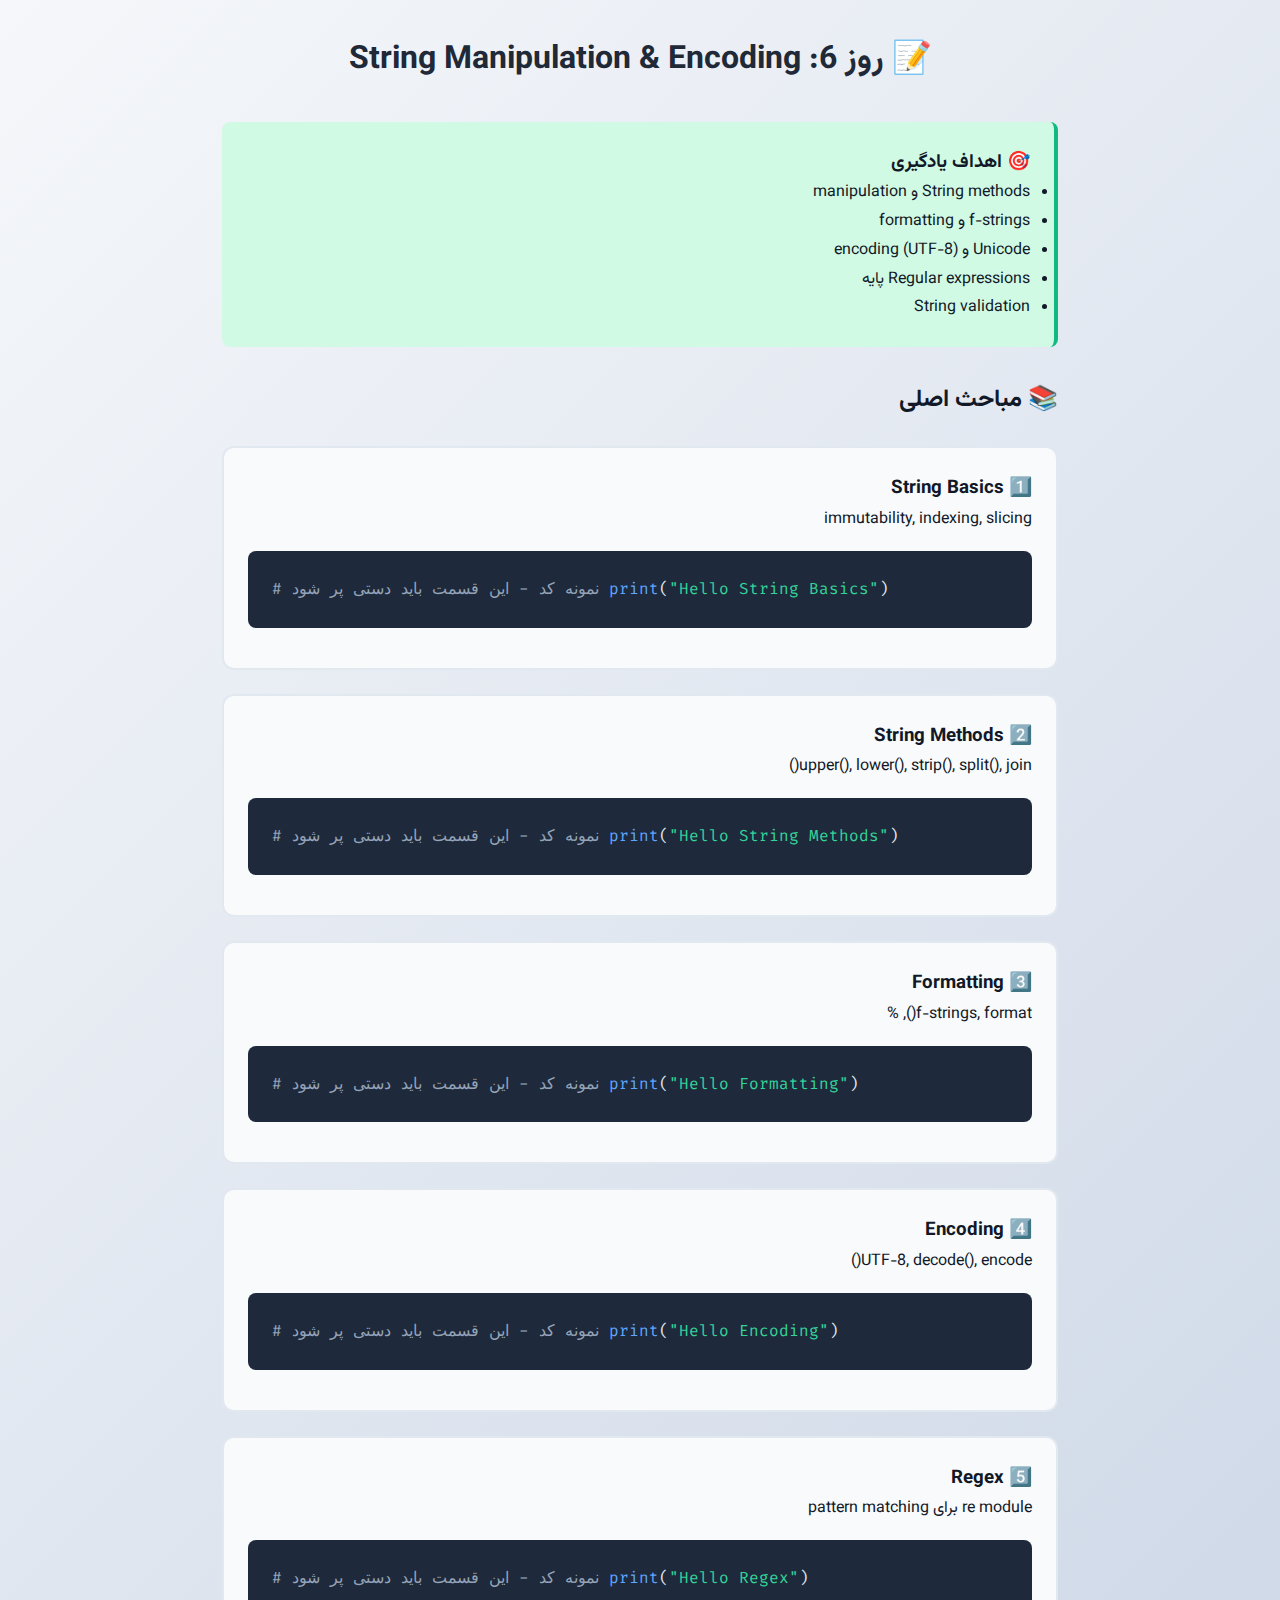
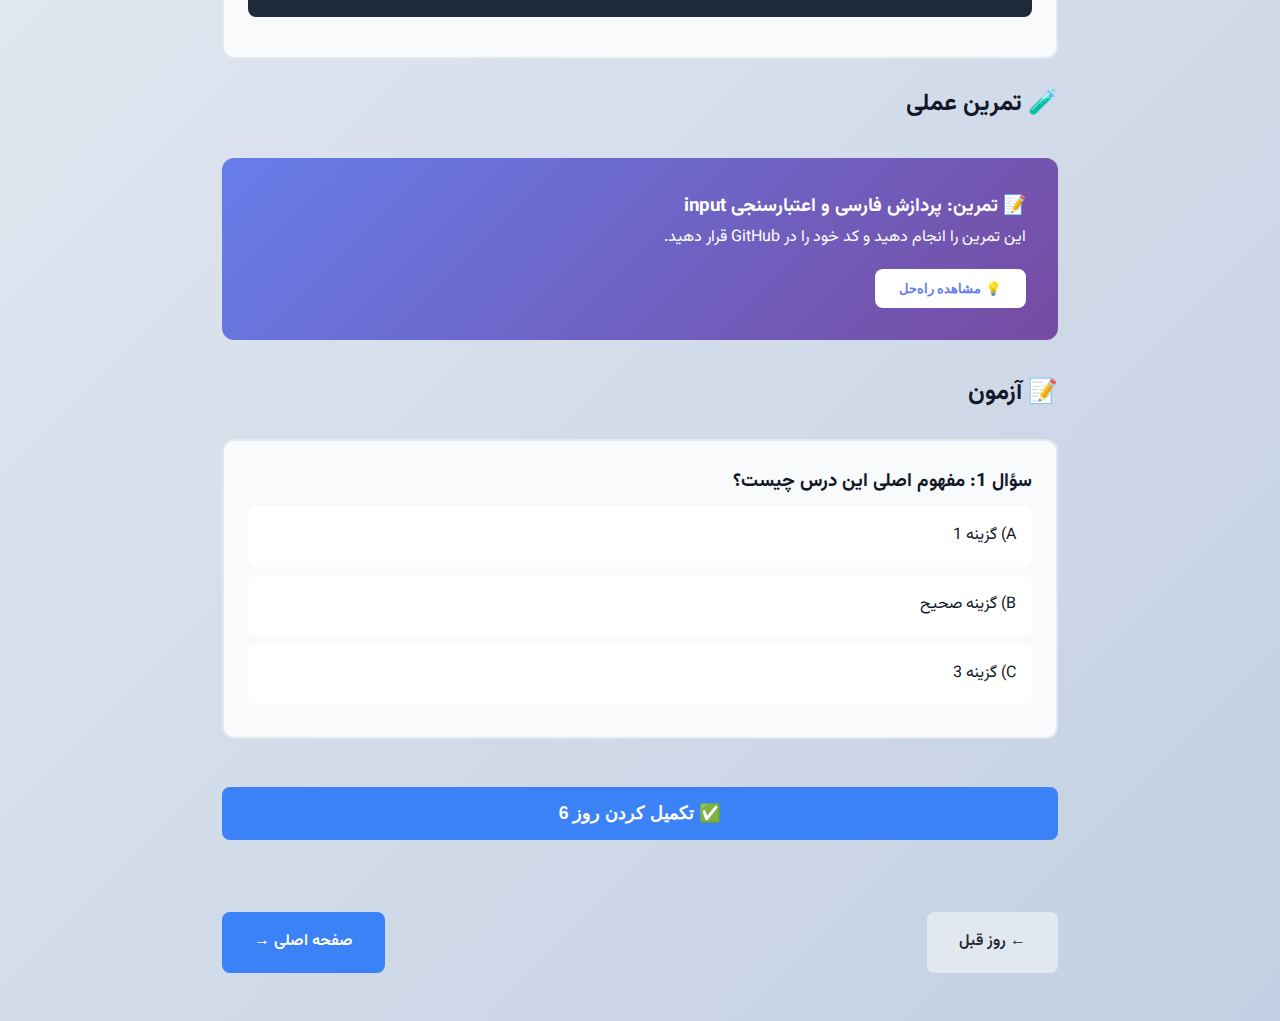
<file: lessons/day06-string-manipulation.html>
<!DOCTYPE html>
<html lang="fa" dir="rtl">
<head>
    <meta charset="UTF-8">
    <meta name="viewport" content="width=device-width, initial-scale=1.0">
    <title>روز 6: String Manipulation & Encoding | Python & Odoo Mastery 🎓</title>
    <link rel="stylesheet" href="../assets/style.css">
    <link href="https://fonts.googleapis.com/css2?family=Vazirmatn:wght@300;400;600;700&family=Fira+Code:wght@400;500;600&display=swap" rel="stylesheet">
</head>
<body>
    <div class="lesson-content" style="max-width: 900px; margin: 2rem auto; padding: 0 2rem;">
        <h1 style="text-align: center; color: #1f2937;">📝 روز 6: String Manipulation & Encoding</h1>
        
        <div style="background: #d1fae5; border-right: 4px solid #10b981; padding: 1.5rem; border-radius: 8px; margin: 2rem 0;">
            <h3>🎯 اهداف یادگیری</h3>
            <ul>
                <li>String methods و manipulation</li>
                <li>f-strings و formatting</li>
                <li>Unicode و encoding (UTF-8)</li>
                <li>Regular expressions پایه</li>
                <li>String validation</li>
            </ul>
        </div>

        <h2>📚 مباحث اصلی</h2>
        
        
        <div style="background: #f8fafc; padding: 1.5rem; border-radius: 12px; margin: 1.5rem 0; border: 2px solid #e2e8f0;">
            <h3>1️⃣ String Basics</h3>
            <p>immutability, indexing, slicing</p>
            <div style="background: #1e293b; color: #e2e8f0; padding: 1.5rem; border-radius: 8px; font-family: 'Fira Code', monospace; margin: 1rem 0; direction: ltr; text-align: left;">
<span style="color: #94a3b8;"># نمونه کد - این قسمت باید دستی پر شود</span>
<span style="color: #60a5fa;">print</span>(<span style="color: #34d399;">"Hello String Basics"</span>)
            </div>
        </div>

        <div style="background: #f8fafc; padding: 1.5rem; border-radius: 12px; margin: 1.5rem 0; border: 2px solid #e2e8f0;">
            <h3>2️⃣ String Methods</h3>
            <p>upper(), lower(), strip(), split(), join()</p>
            <div style="background: #1e293b; color: #e2e8f0; padding: 1.5rem; border-radius: 8px; font-family: 'Fira Code', monospace; margin: 1rem 0; direction: ltr; text-align: left;">
<span style="color: #94a3b8;"># نمونه کد - این قسمت باید دستی پر شود</span>
<span style="color: #60a5fa;">print</span>(<span style="color: #34d399;">"Hello String Methods"</span>)
            </div>
        </div>

        <div style="background: #f8fafc; padding: 1.5rem; border-radius: 12px; margin: 1.5rem 0; border: 2px solid #e2e8f0;">
            <h3>3️⃣ Formatting</h3>
            <p>f-strings, format(), %</p>
            <div style="background: #1e293b; color: #e2e8f0; padding: 1.5rem; border-radius: 8px; font-family: 'Fira Code', monospace; margin: 1rem 0; direction: ltr; text-align: left;">
<span style="color: #94a3b8;"># نمونه کد - این قسمت باید دستی پر شود</span>
<span style="color: #60a5fa;">print</span>(<span style="color: #34d399;">"Hello Formatting"</span>)
            </div>
        </div>

        <div style="background: #f8fafc; padding: 1.5rem; border-radius: 12px; margin: 1.5rem 0; border: 2px solid #e2e8f0;">
            <h3>4️⃣ Encoding</h3>
            <p>UTF-8, decode(), encode()</p>
            <div style="background: #1e293b; color: #e2e8f0; padding: 1.5rem; border-radius: 8px; font-family: 'Fira Code', monospace; margin: 1rem 0; direction: ltr; text-align: left;">
<span style="color: #94a3b8;"># نمونه کد - این قسمت باید دستی پر شود</span>
<span style="color: #60a5fa;">print</span>(<span style="color: #34d399;">"Hello Encoding"</span>)
            </div>
        </div>

        <div style="background: #f8fafc; padding: 1.5rem; border-radius: 12px; margin: 1.5rem 0; border: 2px solid #e2e8f0;">
            <h3>5️⃣ Regex</h3>
            <p>re module برای pattern matching</p>
            <div style="background: #1e293b; color: #e2e8f0; padding: 1.5rem; border-radius: 8px; font-family: 'Fira Code', monospace; margin: 1rem 0; direction: ltr; text-align: left;">
<span style="color: #94a3b8;"># نمونه کد - این قسمت باید دستی پر شود</span>
<span style="color: #60a5fa;">print</span>(<span style="color: #34d399;">"Hello Regex"</span>)
            </div>
        </div>


        <h2>🧪 تمرین عملی</h2>

        <div style="background: linear-gradient(135deg, #667eea 0%, #764ba2 100%); color: white; padding: 2rem; border-radius: 12px; margin: 2rem 0;">
            <h3>📝 تمرین: پردازش فارسی و اعتبارسنجی input</h3>
            <p>این تمرین را انجام دهید و کد خود را در GitHub قرار دهید.</p>
            
            <button onclick="document.getElementById('ex-solution').style.display='block'" style="background: white; color: #667eea; padding: 0.75rem 1.5rem; border: none; border-radius: 8px; font-weight: 600; cursor: pointer; margin-top: 1rem;">
                💡 مشاهده راه‌حل
            </button>
            
            <div id="ex-solution" style="display: none; background: rgba(0,0,0,0.3); padding: 1.5rem; border-radius: 8px; margin-top: 1rem; font-family: 'Fira Code', monospace;">
<span style="color: #94a3b8;"># راه‌حل تمرین - این قسمت باید دستی تکمیل شود</span>
print("راه‌حل در حال تکمیل...")
            </div>
        </div>

        <h2>📝 آزمون</h2>

        <div style="background: #f8fafc; padding: 1.5rem; border-radius: 12px; margin: 1.5rem 0; border: 2px solid #e2e8f0;">
            <h3>سؤال 1: مفهوم اصلی این درس چیست؟</h3>
            <div class="quiz-option" onclick="checkAnswer(1, 'A', false)" style="background: white; padding: 1rem; margin: 0.5rem 0; border-radius: 8px; cursor: pointer;">A) گزینه 1</div>
            <div class="quiz-option" onclick="checkAnswer(1, 'B', true)" style="background: white; padding: 1rem; margin: 0.5rem 0; border-radius: 8px; cursor: pointer;">B) گزینه صحیح</div>
            <div class="quiz-option" onclick="checkAnswer(1, 'C', false)" style="background: white; padding: 1rem; margin: 0.5rem 0; border-radius: 8px; cursor: pointer;">C) گزینه 3</div>
        </div>

        <button onclick="markComplete()" style="background: #3b82f6; color: white; padding: 1rem 2rem; border: none; border-radius: 8px; font-size: 1.1rem; font-weight: 600; cursor: pointer; width: 100%; margin: 1.5rem 0;">
            ✅ تکمیل کردن روز 6
        </button>

        <div style="display: flex; justify-content: space-between; margin: 3rem 0; gap: 1rem;">
            <a href="day05-*.html" style="padding: 1rem 2rem; background: #e2e8f0; color: #1f2937; text-decoration: none; border-radius: 8px; font-weight: 600;">← روز قبل</a>
            <a href="../index.html" style="padding: 1rem 2rem; background: #3b82f6; color: white; text-decoration: none; border-radius: 8px; font-weight: 600;">صفحه اصلی →</a>
        </div>
    </div>

    <script>
        const answers = {};
        const correctAnswers = {1: 'B'};

        function checkAnswer(q, selected) {
            const options = event.target.parentElement.querySelectorAll('.quiz-option');
            options.forEach(opt => opt.style.borderColor = 'transparent');
            
            answers[q] = selected;
            
            if (selected === correctAnswers[q]) {
                event.target.style.background = '#d1fae5';
                event.target.style.borderColor = '#10b981';
            } else {
                event.target.style.background = '#fee2e2';
                event.target.style.borderColor = '#ef4444';
            }
        }

        function markComplete() {
            localStorage.setItem('lesson_day06_complete', 'true');
            alert('🎉 تبریک! روز 6 تکمیل شد.');
            event.target.textContent = '✅ تکمیل شده';
            event.target.disabled = true;
            event.target.style.background = '#10b981';
        }

        window.addEventListener('load', () => {
            if (localStorage.getItem('lesson_day06_complete') === 'true') {
                const btn = document.querySelector('button[onclick="markComplete()"]');
                if (btn) {
                    btn.textContent = '✅ تکمیل شده';
                    btn.disabled = true;
                    btn.style.background = '#10b981';
                }
            }
        });
    </script>
</body>
</html>
</file>
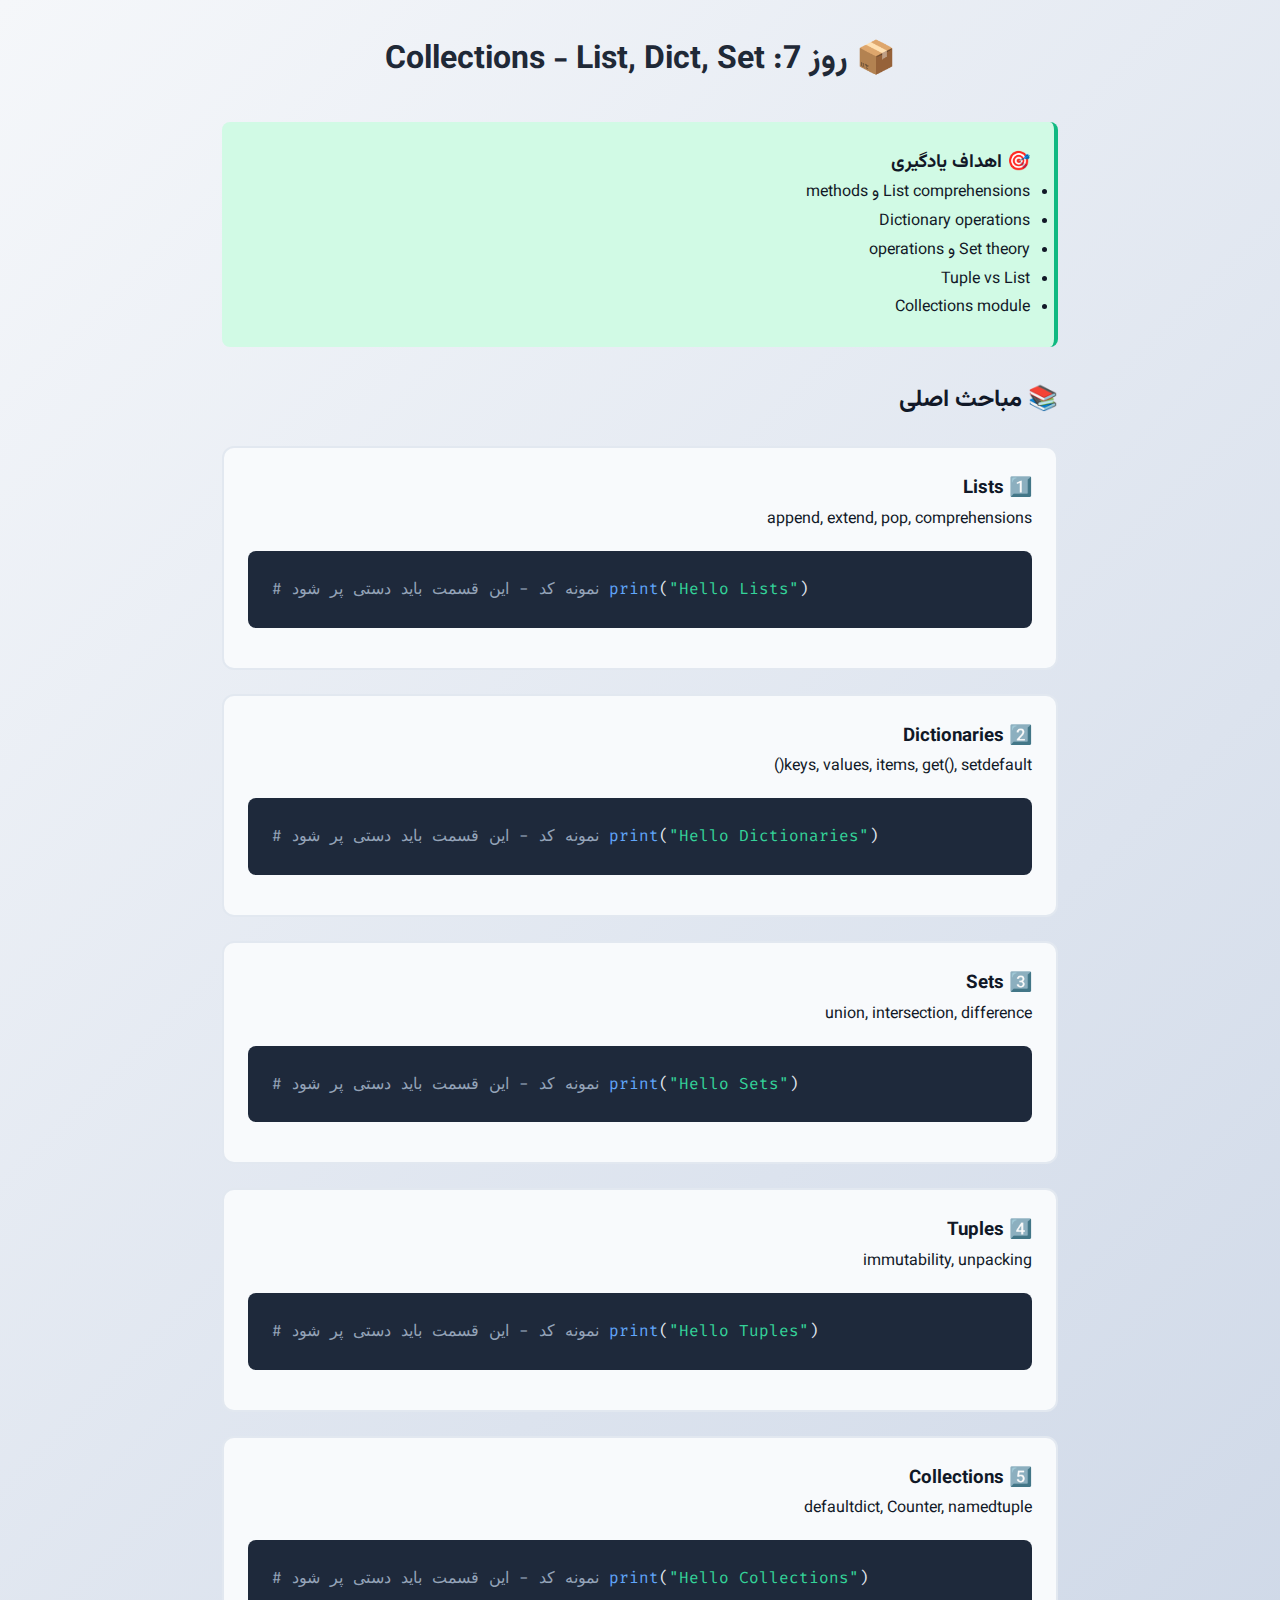
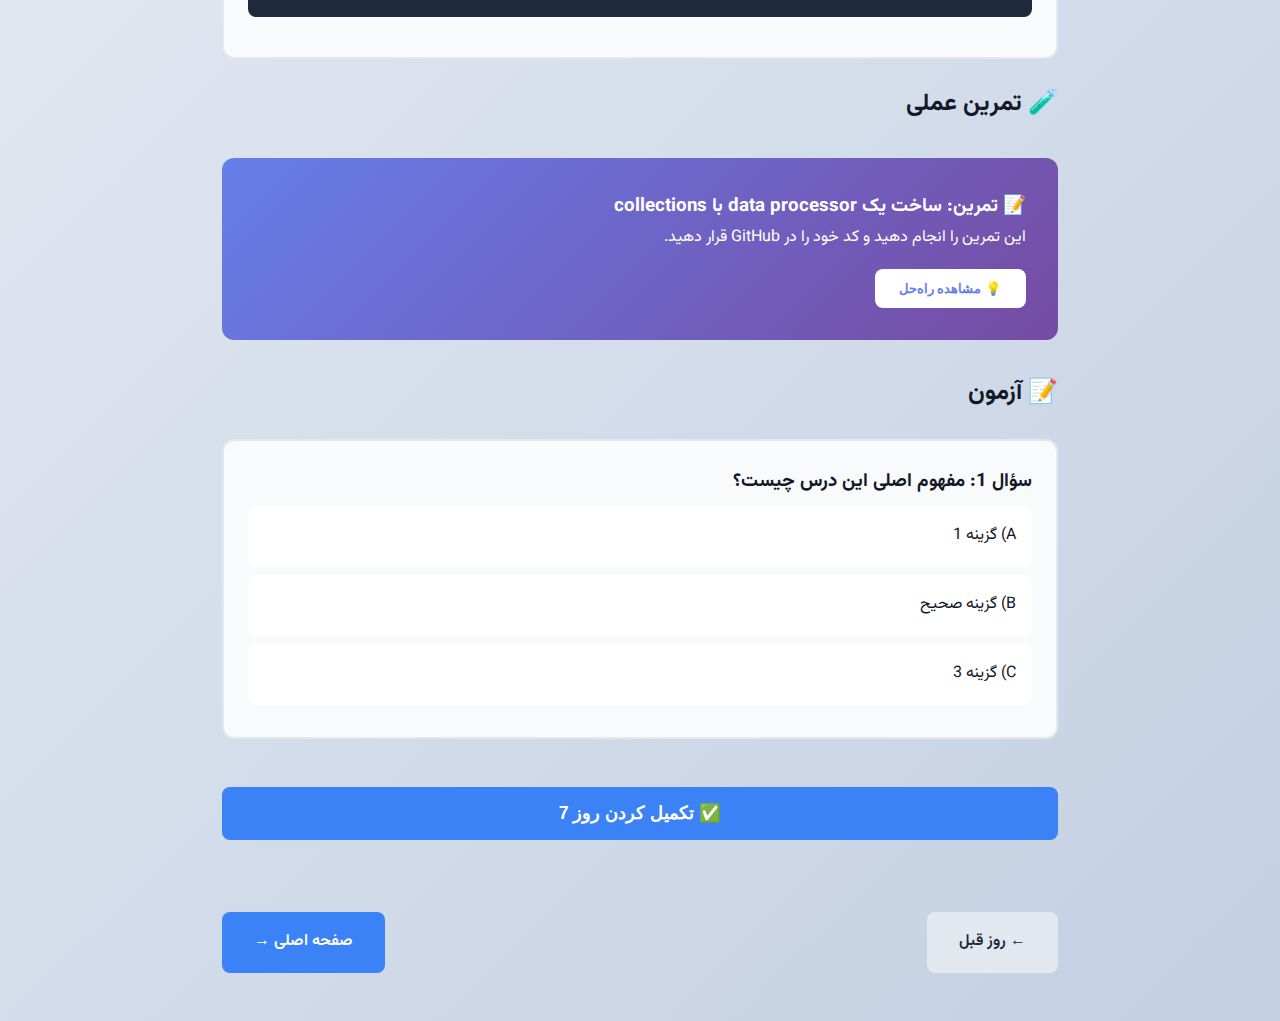
<file: lessons/day07-collections.html>
<!DOCTYPE html>
<html lang="fa" dir="rtl">
<head>
    <meta charset="UTF-8">
    <meta name="viewport" content="width=device-width, initial-scale=1.0">
    <title>روز 7: Collections - List, Dict, Set | Python & Odoo Mastery 🎓</title>
    <link rel="stylesheet" href="../assets/style.css">
    <link href="https://fonts.googleapis.com/css2?family=Vazirmatn:wght@300;400;600;700&family=Fira+Code:wght@400;500;600&display=swap" rel="stylesheet">
</head>
<body>
    <div class="lesson-content" style="max-width: 900px; margin: 2rem auto; padding: 0 2rem;">
        <h1 style="text-align: center; color: #1f2937;">📦 روز 7: Collections - List, Dict, Set</h1>
        
        <div style="background: #d1fae5; border-right: 4px solid #10b981; padding: 1.5rem; border-radius: 8px; margin: 2rem 0;">
            <h3>🎯 اهداف یادگیری</h3>
            <ul>
                <li>List comprehensions و methods</li>
                <li>Dictionary operations</li>
                <li>Set theory و operations</li>
                <li>Tuple vs List</li>
                <li>Collections module</li>
            </ul>
        </div>

        <h2>📚 مباحث اصلی</h2>
        
        
        <div style="background: #f8fafc; padding: 1.5rem; border-radius: 12px; margin: 1.5rem 0; border: 2px solid #e2e8f0;">
            <h3>1️⃣ Lists</h3>
            <p>append, extend, pop, comprehensions</p>
            <div style="background: #1e293b; color: #e2e8f0; padding: 1.5rem; border-radius: 8px; font-family: 'Fira Code', monospace; margin: 1rem 0; direction: ltr; text-align: left;">
<span style="color: #94a3b8;"># نمونه کد - این قسمت باید دستی پر شود</span>
<span style="color: #60a5fa;">print</span>(<span style="color: #34d399;">"Hello Lists"</span>)
            </div>
        </div>

        <div style="background: #f8fafc; padding: 1.5rem; border-radius: 12px; margin: 1.5rem 0; border: 2px solid #e2e8f0;">
            <h3>2️⃣ Dictionaries</h3>
            <p>keys, values, items, get(), setdefault()</p>
            <div style="background: #1e293b; color: #e2e8f0; padding: 1.5rem; border-radius: 8px; font-family: 'Fira Code', monospace; margin: 1rem 0; direction: ltr; text-align: left;">
<span style="color: #94a3b8;"># نمونه کد - این قسمت باید دستی پر شود</span>
<span style="color: #60a5fa;">print</span>(<span style="color: #34d399;">"Hello Dictionaries"</span>)
            </div>
        </div>

        <div style="background: #f8fafc; padding: 1.5rem; border-radius: 12px; margin: 1.5rem 0; border: 2px solid #e2e8f0;">
            <h3>3️⃣ Sets</h3>
            <p>union, intersection, difference</p>
            <div style="background: #1e293b; color: #e2e8f0; padding: 1.5rem; border-radius: 8px; font-family: 'Fira Code', monospace; margin: 1rem 0; direction: ltr; text-align: left;">
<span style="color: #94a3b8;"># نمونه کد - این قسمت باید دستی پر شود</span>
<span style="color: #60a5fa;">print</span>(<span style="color: #34d399;">"Hello Sets"</span>)
            </div>
        </div>

        <div style="background: #f8fafc; padding: 1.5rem; border-radius: 12px; margin: 1.5rem 0; border: 2px solid #e2e8f0;">
            <h3>4️⃣ Tuples</h3>
            <p>immutability, unpacking</p>
            <div style="background: #1e293b; color: #e2e8f0; padding: 1.5rem; border-radius: 8px; font-family: 'Fira Code', monospace; margin: 1rem 0; direction: ltr; text-align: left;">
<span style="color: #94a3b8;"># نمونه کد - این قسمت باید دستی پر شود</span>
<span style="color: #60a5fa;">print</span>(<span style="color: #34d399;">"Hello Tuples"</span>)
            </div>
        </div>

        <div style="background: #f8fafc; padding: 1.5rem; border-radius: 12px; margin: 1.5rem 0; border: 2px solid #e2e8f0;">
            <h3>5️⃣ Collections</h3>
            <p>defaultdict, Counter, namedtuple</p>
            <div style="background: #1e293b; color: #e2e8f0; padding: 1.5rem; border-radius: 8px; font-family: 'Fira Code', monospace; margin: 1rem 0; direction: ltr; text-align: left;">
<span style="color: #94a3b8;"># نمونه کد - این قسمت باید دستی پر شود</span>
<span style="color: #60a5fa;">print</span>(<span style="color: #34d399;">"Hello Collections"</span>)
            </div>
        </div>


        <h2>🧪 تمرین عملی</h2>

        <div style="background: linear-gradient(135deg, #667eea 0%, #764ba2 100%); color: white; padding: 2rem; border-radius: 12px; margin: 2rem 0;">
            <h3>📝 تمرین: ساخت یک data processor با collections</h3>
            <p>این تمرین را انجام دهید و کد خود را در GitHub قرار دهید.</p>
            
            <button onclick="document.getElementById('ex-solution').style.display='block'" style="background: white; color: #667eea; padding: 0.75rem 1.5rem; border: none; border-radius: 8px; font-weight: 600; cursor: pointer; margin-top: 1rem;">
                💡 مشاهده راه‌حل
            </button>
            
            <div id="ex-solution" style="display: none; background: rgba(0,0,0,0.3); padding: 1.5rem; border-radius: 8px; margin-top: 1rem; font-family: 'Fira Code', monospace;">
<span style="color: #94a3b8;"># راه‌حل تمرین - این قسمت باید دستی تکمیل شود</span>
print("راه‌حل در حال تکمیل...")
            </div>
        </div>

        <h2>📝 آزمون</h2>

        <div style="background: #f8fafc; padding: 1.5rem; border-radius: 12px; margin: 1.5rem 0; border: 2px solid #e2e8f0;">
            <h3>سؤال 1: مفهوم اصلی این درس چیست؟</h3>
            <div class="quiz-option" onclick="checkAnswer(1, 'A', false)" style="background: white; padding: 1rem; margin: 0.5rem 0; border-radius: 8px; cursor: pointer;">A) گزینه 1</div>
            <div class="quiz-option" onclick="checkAnswer(1, 'B', true)" style="background: white; padding: 1rem; margin: 0.5rem 0; border-radius: 8px; cursor: pointer;">B) گزینه صحیح</div>
            <div class="quiz-option" onclick="checkAnswer(1, 'C', false)" style="background: white; padding: 1rem; margin: 0.5rem 0; border-radius: 8px; cursor: pointer;">C) گزینه 3</div>
        </div>

        <button onclick="markComplete()" style="background: #3b82f6; color: white; padding: 1rem 2rem; border: none; border-radius: 8px; font-size: 1.1rem; font-weight: 600; cursor: pointer; width: 100%; margin: 1.5rem 0;">
            ✅ تکمیل کردن روز 7
        </button>

        <div style="display: flex; justify-content: space-between; margin: 3rem 0; gap: 1rem;">
            <a href="day06-*.html" style="padding: 1rem 2rem; background: #e2e8f0; color: #1f2937; text-decoration: none; border-radius: 8px; font-weight: 600;">← روز قبل</a>
            <a href="../index.html" style="padding: 1rem 2rem; background: #3b82f6; color: white; text-decoration: none; border-radius: 8px; font-weight: 600;">صفحه اصلی →</a>
        </div>
    </div>

    <script>
        const answers = {};
        const correctAnswers = {1: 'B'};

        function checkAnswer(q, selected) {
            const options = event.target.parentElement.querySelectorAll('.quiz-option');
            options.forEach(opt => opt.style.borderColor = 'transparent');
            
            answers[q] = selected;
            
            if (selected === correctAnswers[q]) {
                event.target.style.background = '#d1fae5';
                event.target.style.borderColor = '#10b981';
            } else {
                event.target.style.background = '#fee2e2';
                event.target.style.borderColor = '#ef4444';
            }
        }

        function markComplete() {
            localStorage.setItem('lesson_day07_complete', 'true');
            alert('🎉 تبریک! روز 7 تکمیل شد.');
            event.target.textContent = '✅ تکمیل شده';
            event.target.disabled = true;
            event.target.style.background = '#10b981';
        }

        window.addEventListener('load', () => {
            if (localStorage.getItem('lesson_day07_complete') === 'true') {
                const btn = document.querySelector('button[onclick="markComplete()"]');
                if (btn) {
                    btn.textContent = '✅ تکمیل شده';
                    btn.disabled = true;
                    btn.style.background = '#10b981';
                }
            }
        });
    </script>
</body>
</html>
</file>
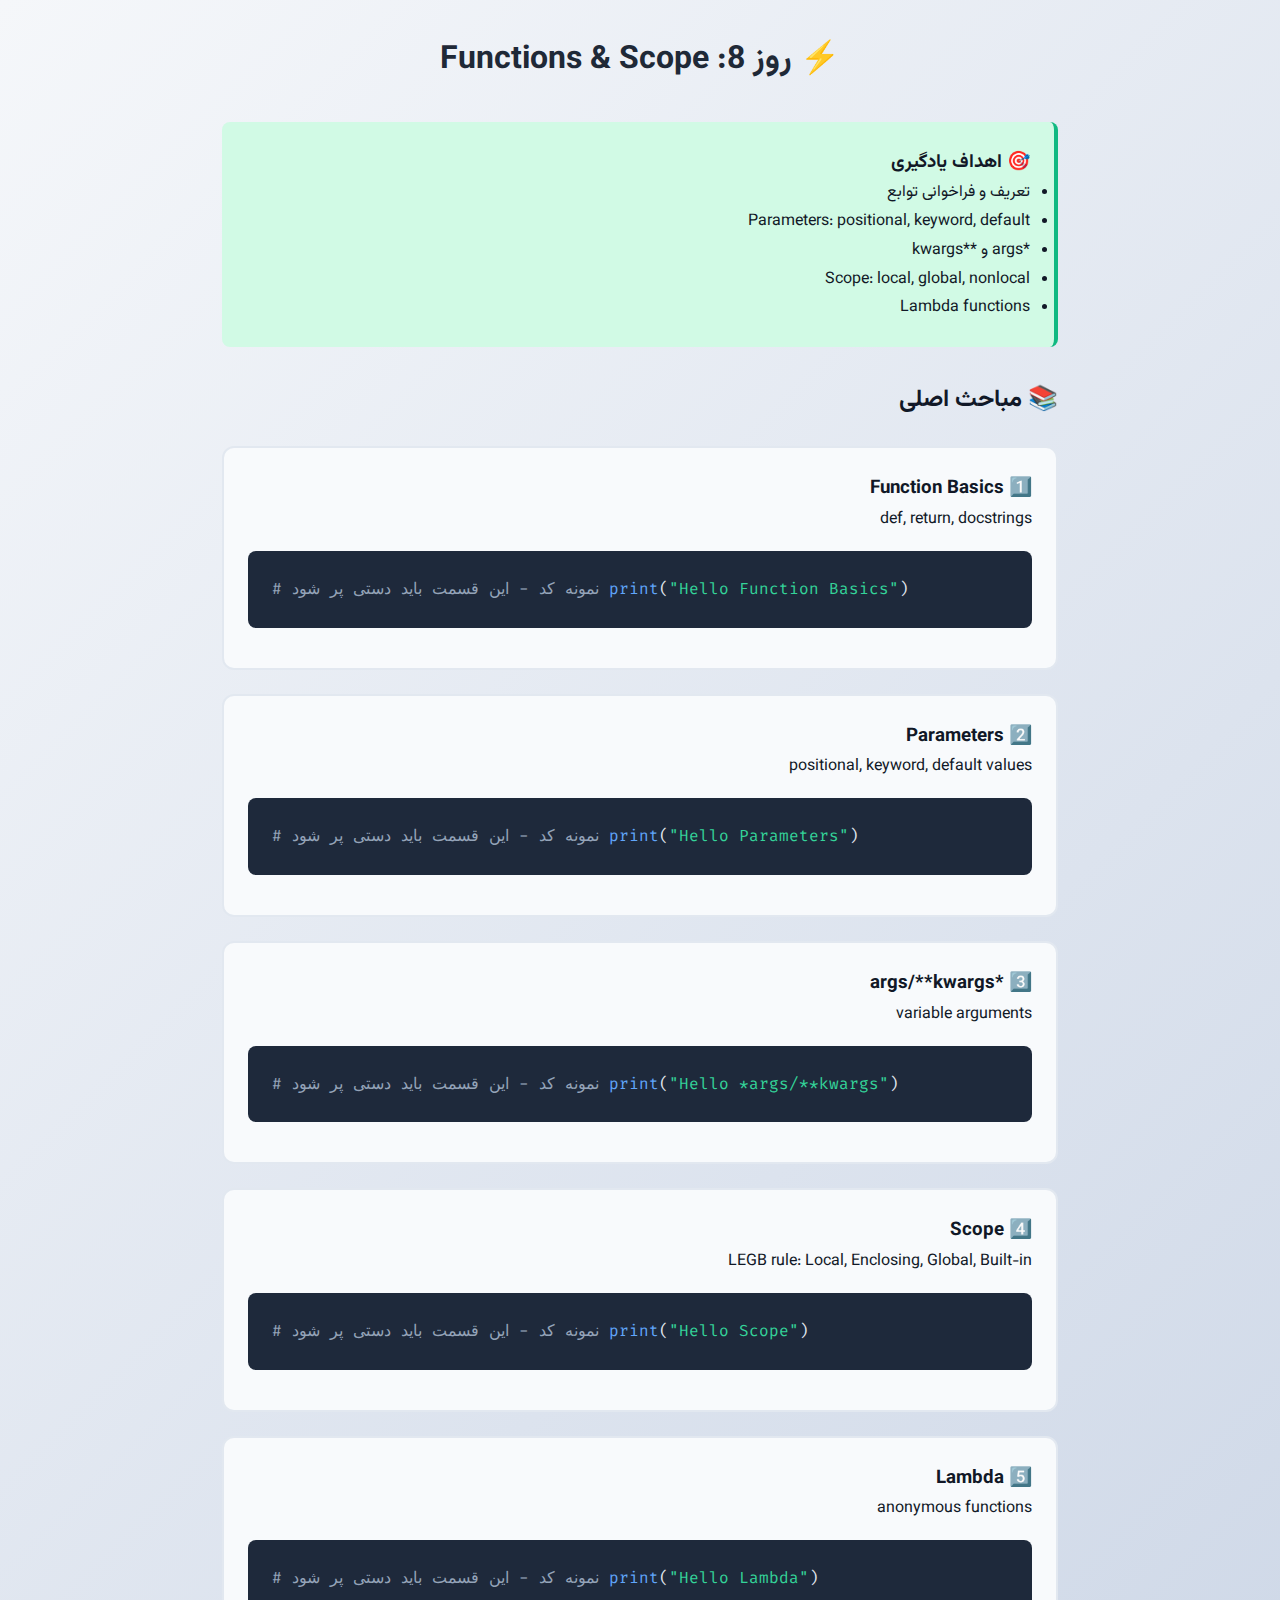
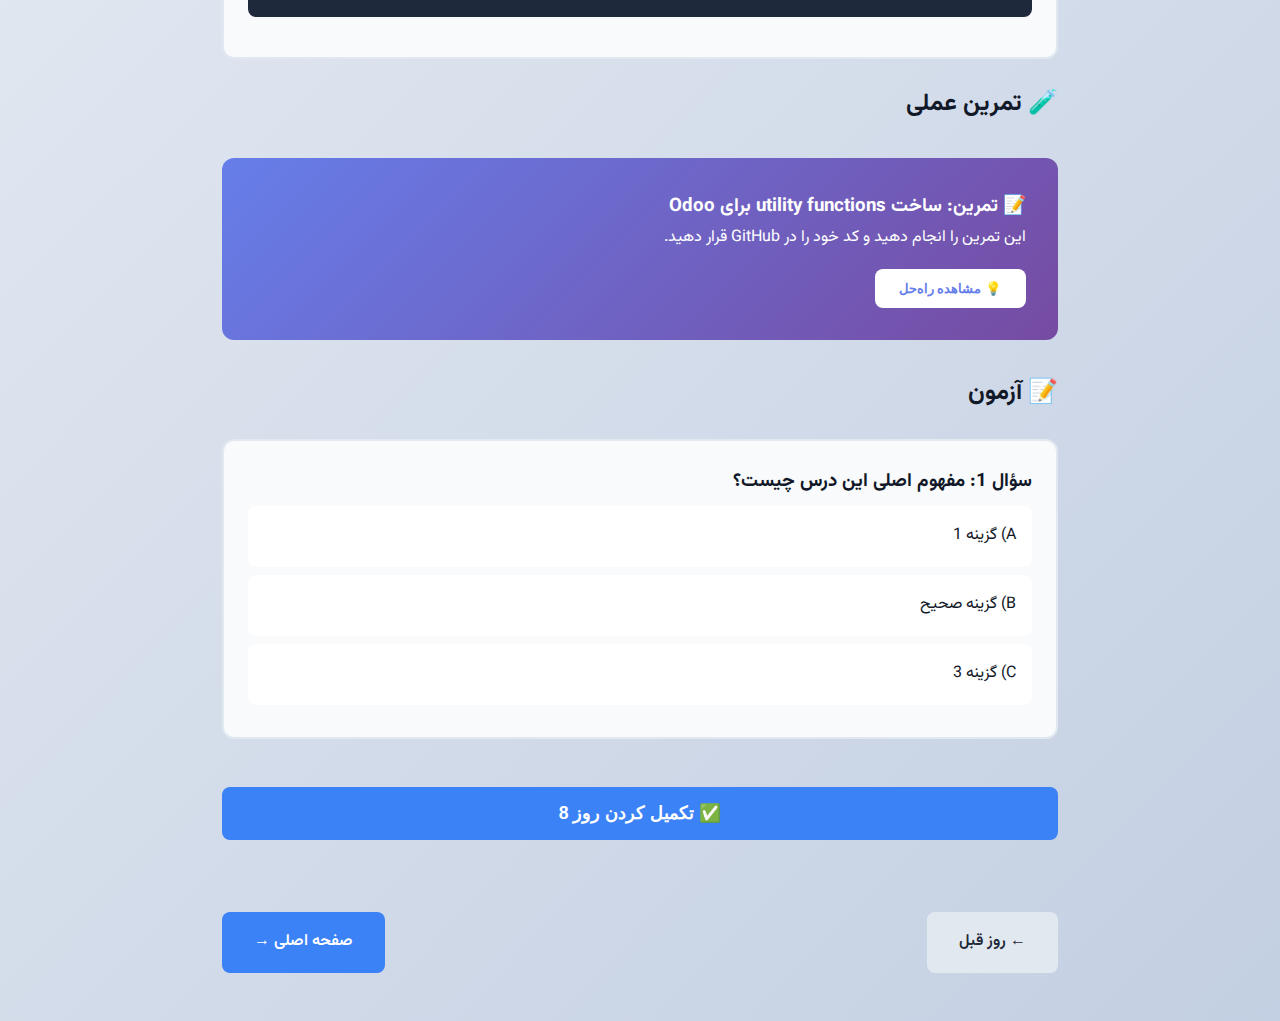
<file: lessons/day08-functions-scope.html>
<!DOCTYPE html>
<html lang="fa" dir="rtl">
<head>
    <meta charset="UTF-8">
    <meta name="viewport" content="width=device-width, initial-scale=1.0">
    <title>روز 8: Functions & Scope | Python & Odoo Mastery 🎓</title>
    <link rel="stylesheet" href="../assets/style.css">
    <link href="https://fonts.googleapis.com/css2?family=Vazirmatn:wght@300;400;600;700&family=Fira+Code:wght@400;500;600&display=swap" rel="stylesheet">
</head>
<body>
    <div class="lesson-content" style="max-width: 900px; margin: 2rem auto; padding: 0 2rem;">
        <h1 style="text-align: center; color: #1f2937;">⚡ روز 8: Functions & Scope</h1>
        
        <div style="background: #d1fae5; border-right: 4px solid #10b981; padding: 1.5rem; border-radius: 8px; margin: 2rem 0;">
            <h3>🎯 اهداف یادگیری</h3>
            <ul>
                <li>تعریف و فراخوانی توابع</li>
                <li>Parameters: positional, keyword, default</li>
                <li>*args و **kwargs</li>
                <li>Scope: local, global, nonlocal</li>
                <li>Lambda functions</li>
            </ul>
        </div>

        <h2>📚 مباحث اصلی</h2>
        
        
        <div style="background: #f8fafc; padding: 1.5rem; border-radius: 12px; margin: 1.5rem 0; border: 2px solid #e2e8f0;">
            <h3>1️⃣ Function Basics</h3>
            <p>def, return, docstrings</p>
            <div style="background: #1e293b; color: #e2e8f0; padding: 1.5rem; border-radius: 8px; font-family: 'Fira Code', monospace; margin: 1rem 0; direction: ltr; text-align: left;">
<span style="color: #94a3b8;"># نمونه کد - این قسمت باید دستی پر شود</span>
<span style="color: #60a5fa;">print</span>(<span style="color: #34d399;">"Hello Function Basics"</span>)
            </div>
        </div>

        <div style="background: #f8fafc; padding: 1.5rem; border-radius: 12px; margin: 1.5rem 0; border: 2px solid #e2e8f0;">
            <h3>2️⃣ Parameters</h3>
            <p>positional, keyword, default values</p>
            <div style="background: #1e293b; color: #e2e8f0; padding: 1.5rem; border-radius: 8px; font-family: 'Fira Code', monospace; margin: 1rem 0; direction: ltr; text-align: left;">
<span style="color: #94a3b8;"># نمونه کد - این قسمت باید دستی پر شود</span>
<span style="color: #60a5fa;">print</span>(<span style="color: #34d399;">"Hello Parameters"</span>)
            </div>
        </div>

        <div style="background: #f8fafc; padding: 1.5rem; border-radius: 12px; margin: 1.5rem 0; border: 2px solid #e2e8f0;">
            <h3>3️⃣ *args/**kwargs</h3>
            <p>variable arguments</p>
            <div style="background: #1e293b; color: #e2e8f0; padding: 1.5rem; border-radius: 8px; font-family: 'Fira Code', monospace; margin: 1rem 0; direction: ltr; text-align: left;">
<span style="color: #94a3b8;"># نمونه کد - این قسمت باید دستی پر شود</span>
<span style="color: #60a5fa;">print</span>(<span style="color: #34d399;">"Hello *args/**kwargs"</span>)
            </div>
        </div>

        <div style="background: #f8fafc; padding: 1.5rem; border-radius: 12px; margin: 1.5rem 0; border: 2px solid #e2e8f0;">
            <h3>4️⃣ Scope</h3>
            <p>LEGB rule: Local, Enclosing, Global, Built-in</p>
            <div style="background: #1e293b; color: #e2e8f0; padding: 1.5rem; border-radius: 8px; font-family: 'Fira Code', monospace; margin: 1rem 0; direction: ltr; text-align: left;">
<span style="color: #94a3b8;"># نمونه کد - این قسمت باید دستی پر شود</span>
<span style="color: #60a5fa;">print</span>(<span style="color: #34d399;">"Hello Scope"</span>)
            </div>
        </div>

        <div style="background: #f8fafc; padding: 1.5rem; border-radius: 12px; margin: 1.5rem 0; border: 2px solid #e2e8f0;">
            <h3>5️⃣ Lambda</h3>
            <p>anonymous functions</p>
            <div style="background: #1e293b; color: #e2e8f0; padding: 1.5rem; border-radius: 8px; font-family: 'Fira Code', monospace; margin: 1rem 0; direction: ltr; text-align: left;">
<span style="color: #94a3b8;"># نمونه کد - این قسمت باید دستی پر شود</span>
<span style="color: #60a5fa;">print</span>(<span style="color: #34d399;">"Hello Lambda"</span>)
            </div>
        </div>


        <h2>🧪 تمرین عملی</h2>

        <div style="background: linear-gradient(135deg, #667eea 0%, #764ba2 100%); color: white; padding: 2rem; border-radius: 12px; margin: 2rem 0;">
            <h3>📝 تمرین: ساخت utility functions برای Odoo</h3>
            <p>این تمرین را انجام دهید و کد خود را در GitHub قرار دهید.</p>
            
            <button onclick="document.getElementById('ex-solution').style.display='block'" style="background: white; color: #667eea; padding: 0.75rem 1.5rem; border: none; border-radius: 8px; font-weight: 600; cursor: pointer; margin-top: 1rem;">
                💡 مشاهده راه‌حل
            </button>
            
            <div id="ex-solution" style="display: none; background: rgba(0,0,0,0.3); padding: 1.5rem; border-radius: 8px; margin-top: 1rem; font-family: 'Fira Code', monospace;">
<span style="color: #94a3b8;"># راه‌حل تمرین - این قسمت باید دستی تکمیل شود</span>
print("راه‌حل در حال تکمیل...")
            </div>
        </div>

        <h2>📝 آزمون</h2>

        <div style="background: #f8fafc; padding: 1.5rem; border-radius: 12px; margin: 1.5rem 0; border: 2px solid #e2e8f0;">
            <h3>سؤال 1: مفهوم اصلی این درس چیست؟</h3>
            <div class="quiz-option" onclick="checkAnswer(1, 'A', false)" style="background: white; padding: 1rem; margin: 0.5rem 0; border-radius: 8px; cursor: pointer;">A) گزینه 1</div>
            <div class="quiz-option" onclick="checkAnswer(1, 'B', true)" style="background: white; padding: 1rem; margin: 0.5rem 0; border-radius: 8px; cursor: pointer;">B) گزینه صحیح</div>
            <div class="quiz-option" onclick="checkAnswer(1, 'C', false)" style="background: white; padding: 1rem; margin: 0.5rem 0; border-radius: 8px; cursor: pointer;">C) گزینه 3</div>
        </div>

        <button onclick="markComplete()" style="background: #3b82f6; color: white; padding: 1rem 2rem; border: none; border-radius: 8px; font-size: 1.1rem; font-weight: 600; cursor: pointer; width: 100%; margin: 1.5rem 0;">
            ✅ تکمیل کردن روز 8
        </button>

        <div style="display: flex; justify-content: space-between; margin: 3rem 0; gap: 1rem;">
            <a href="day07-*.html" style="padding: 1rem 2rem; background: #e2e8f0; color: #1f2937; text-decoration: none; border-radius: 8px; font-weight: 600;">← روز قبل</a>
            <a href="../index.html" style="padding: 1rem 2rem; background: #3b82f6; color: white; text-decoration: none; border-radius: 8px; font-weight: 600;">صفحه اصلی →</a>
        </div>
    </div>

    <script>
        const answers = {};
        const correctAnswers = {1: 'B'};

        function checkAnswer(q, selected) {
            const options = event.target.parentElement.querySelectorAll('.quiz-option');
            options.forEach(opt => opt.style.borderColor = 'transparent');
            
            answers[q] = selected;
            
            if (selected === correctAnswers[q]) {
                event.target.style.background = '#d1fae5';
                event.target.style.borderColor = '#10b981';
            } else {
                event.target.style.background = '#fee2e2';
                event.target.style.borderColor = '#ef4444';
            }
        }

        function markComplete() {
            localStorage.setItem('lesson_day08_complete', 'true');
            alert('🎉 تبریک! روز 8 تکمیل شد.');
            event.target.textContent = '✅ تکمیل شده';
            event.target.disabled = true;
            event.target.style.background = '#10b981';
        }

        window.addEventListener('load', () => {
            if (localStorage.getItem('lesson_day08_complete') === 'true') {
                const btn = document.querySelector('button[onclick="markComplete()"]');
                if (btn) {
                    btn.textContent = '✅ تکمیل شده';
                    btn.disabled = true;
                    btn.style.background = '#10b981';
                }
            }
        });
    </script>
</body>
</html>
</file>
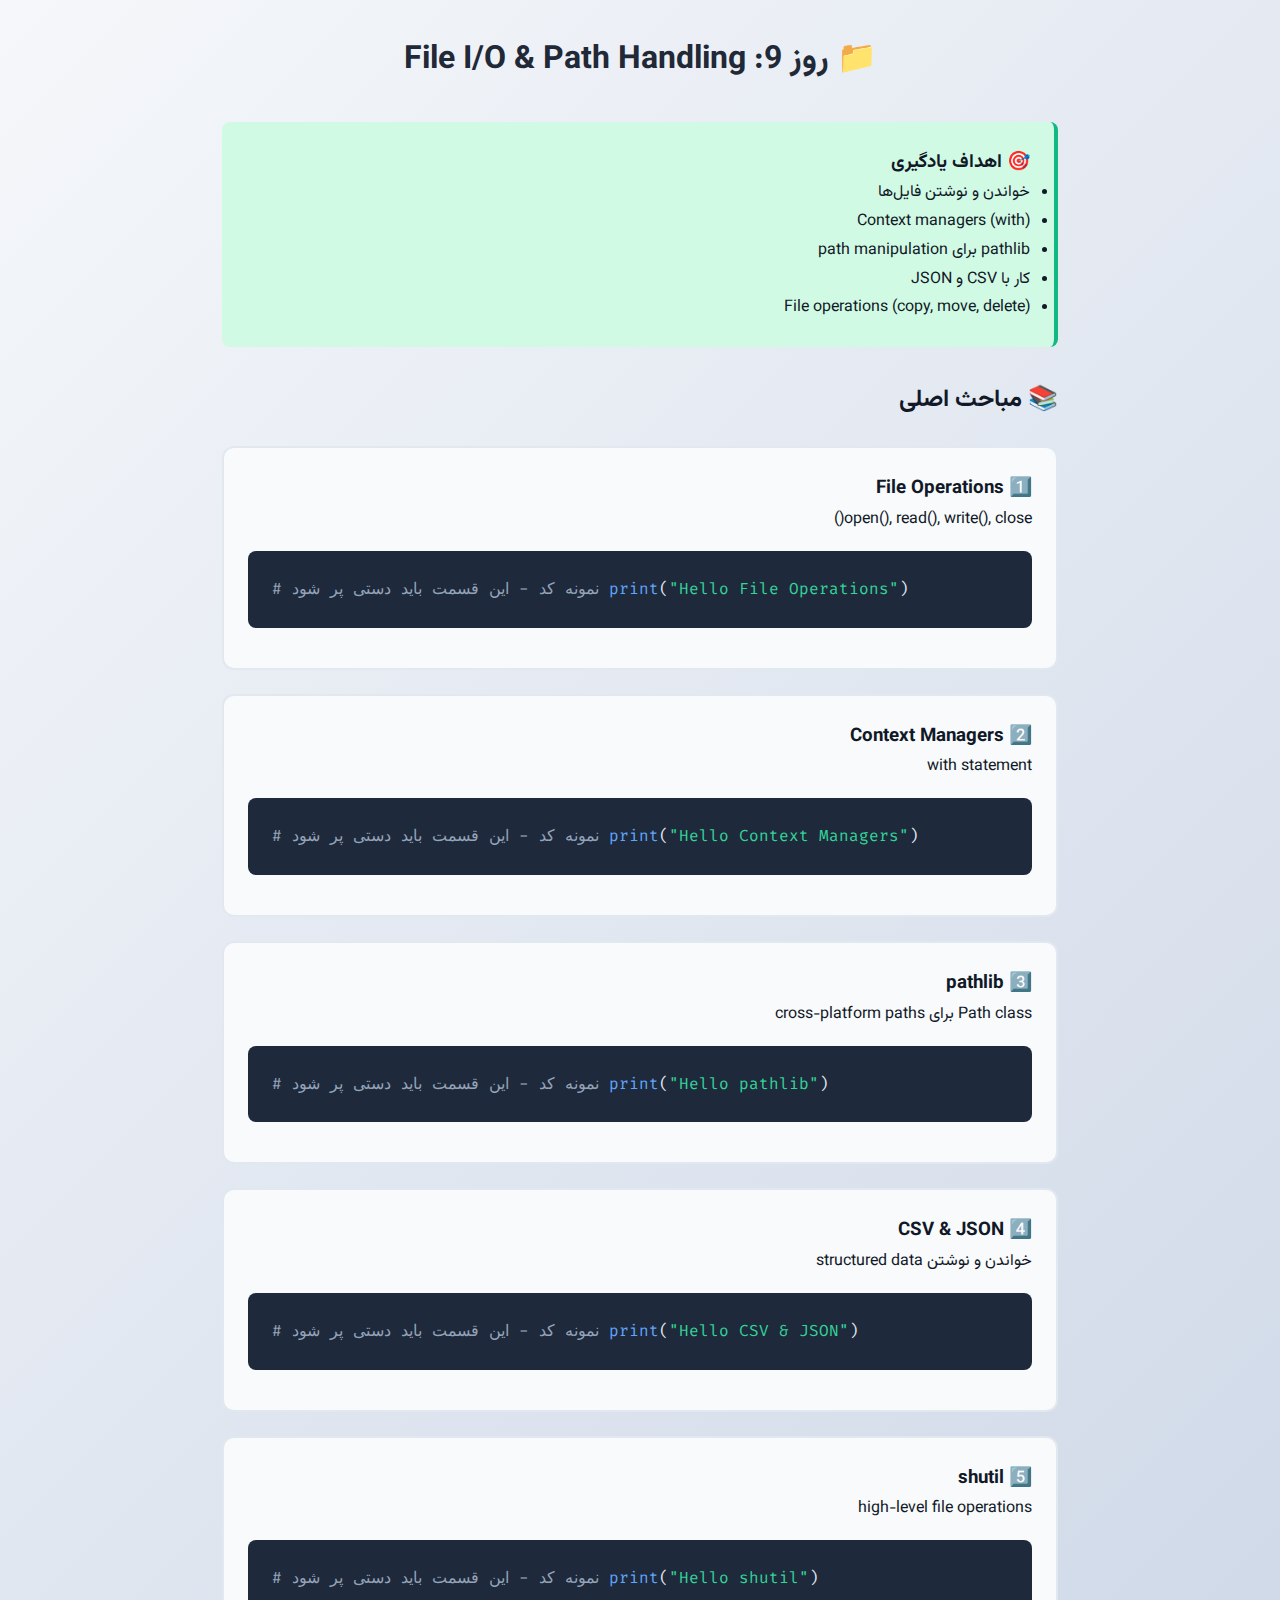
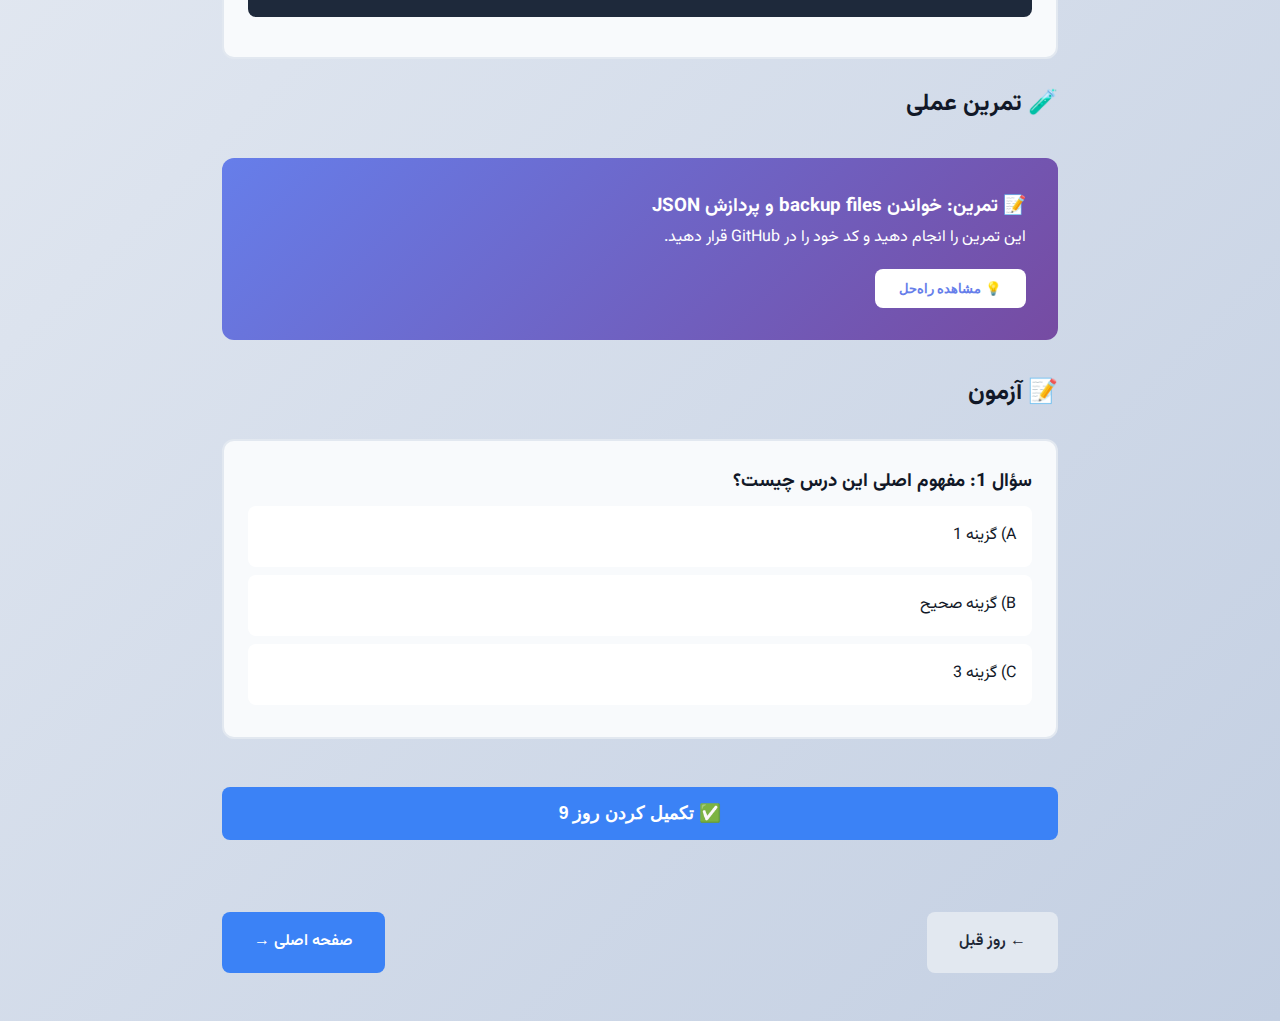
<file: lessons/day09-file-io.html>
<!DOCTYPE html>
<html lang="fa" dir="rtl">
<head>
    <meta charset="UTF-8">
    <meta name="viewport" content="width=device-width, initial-scale=1.0">
    <title>روز 9: File I/O & Path Handling | Python & Odoo Mastery 🎓</title>
    <link rel="stylesheet" href="../assets/style.css">
    <link href="https://fonts.googleapis.com/css2?family=Vazirmatn:wght@300;400;600;700&family=Fira+Code:wght@400;500;600&display=swap" rel="stylesheet">
</head>
<body>
    <div class="lesson-content" style="max-width: 900px; margin: 2rem auto; padding: 0 2rem;">
        <h1 style="text-align: center; color: #1f2937;">📁 روز 9: File I/O & Path Handling</h1>
        
        <div style="background: #d1fae5; border-right: 4px solid #10b981; padding: 1.5rem; border-radius: 8px; margin: 2rem 0;">
            <h3>🎯 اهداف یادگیری</h3>
            <ul>
                <li>خواندن و نوشتن فایل‌ها</li>
                <li>Context managers (with)</li>
                <li>pathlib برای path manipulation</li>
                <li>کار با CSV و JSON</li>
                <li>File operations (copy, move, delete)</li>
            </ul>
        </div>

        <h2>📚 مباحث اصلی</h2>
        
        
        <div style="background: #f8fafc; padding: 1.5rem; border-radius: 12px; margin: 1.5rem 0; border: 2px solid #e2e8f0;">
            <h3>1️⃣ File Operations</h3>
            <p>open(), read(), write(), close()</p>
            <div style="background: #1e293b; color: #e2e8f0; padding: 1.5rem; border-radius: 8px; font-family: 'Fira Code', monospace; margin: 1rem 0; direction: ltr; text-align: left;">
<span style="color: #94a3b8;"># نمونه کد - این قسمت باید دستی پر شود</span>
<span style="color: #60a5fa;">print</span>(<span style="color: #34d399;">"Hello File Operations"</span>)
            </div>
        </div>

        <div style="background: #f8fafc; padding: 1.5rem; border-radius: 12px; margin: 1.5rem 0; border: 2px solid #e2e8f0;">
            <h3>2️⃣ Context Managers</h3>
            <p>with statement</p>
            <div style="background: #1e293b; color: #e2e8f0; padding: 1.5rem; border-radius: 8px; font-family: 'Fira Code', monospace; margin: 1rem 0; direction: ltr; text-align: left;">
<span style="color: #94a3b8;"># نمونه کد - این قسمت باید دستی پر شود</span>
<span style="color: #60a5fa;">print</span>(<span style="color: #34d399;">"Hello Context Managers"</span>)
            </div>
        </div>

        <div style="background: #f8fafc; padding: 1.5rem; border-radius: 12px; margin: 1.5rem 0; border: 2px solid #e2e8f0;">
            <h3>3️⃣ pathlib</h3>
            <p>Path class برای cross-platform paths</p>
            <div style="background: #1e293b; color: #e2e8f0; padding: 1.5rem; border-radius: 8px; font-family: 'Fira Code', monospace; margin: 1rem 0; direction: ltr; text-align: left;">
<span style="color: #94a3b8;"># نمونه کد - این قسمت باید دستی پر شود</span>
<span style="color: #60a5fa;">print</span>(<span style="color: #34d399;">"Hello pathlib"</span>)
            </div>
        </div>

        <div style="background: #f8fafc; padding: 1.5rem; border-radius: 12px; margin: 1.5rem 0; border: 2px solid #e2e8f0;">
            <h3>4️⃣ CSV & JSON</h3>
            <p>خواندن و نوشتن structured data</p>
            <div style="background: #1e293b; color: #e2e8f0; padding: 1.5rem; border-radius: 8px; font-family: 'Fira Code', monospace; margin: 1rem 0; direction: ltr; text-align: left;">
<span style="color: #94a3b8;"># نمونه کد - این قسمت باید دستی پر شود</span>
<span style="color: #60a5fa;">print</span>(<span style="color: #34d399;">"Hello CSV & JSON"</span>)
            </div>
        </div>

        <div style="background: #f8fafc; padding: 1.5rem; border-radius: 12px; margin: 1.5rem 0; border: 2px solid #e2e8f0;">
            <h3>5️⃣ shutil</h3>
            <p>high-level file operations</p>
            <div style="background: #1e293b; color: #e2e8f0; padding: 1.5rem; border-radius: 8px; font-family: 'Fira Code', monospace; margin: 1rem 0; direction: ltr; text-align: left;">
<span style="color: #94a3b8;"># نمونه کد - این قسمت باید دستی پر شود</span>
<span style="color: #60a5fa;">print</span>(<span style="color: #34d399;">"Hello shutil"</span>)
            </div>
        </div>


        <h2>🧪 تمرین عملی</h2>

        <div style="background: linear-gradient(135deg, #667eea 0%, #764ba2 100%); color: white; padding: 2rem; border-radius: 12px; margin: 2rem 0;">
            <h3>📝 تمرین: خواندن backup files و پردازش JSON</h3>
            <p>این تمرین را انجام دهید و کد خود را در GitHub قرار دهید.</p>
            
            <button onclick="document.getElementById('ex-solution').style.display='block'" style="background: white; color: #667eea; padding: 0.75rem 1.5rem; border: none; border-radius: 8px; font-weight: 600; cursor: pointer; margin-top: 1rem;">
                💡 مشاهده راه‌حل
            </button>
            
            <div id="ex-solution" style="display: none; background: rgba(0,0,0,0.3); padding: 1.5rem; border-radius: 8px; margin-top: 1rem; font-family: 'Fira Code', monospace;">
<span style="color: #94a3b8;"># راه‌حل تمرین - این قسمت باید دستی تکمیل شود</span>
print("راه‌حل در حال تکمیل...")
            </div>
        </div>

        <h2>📝 آزمون</h2>

        <div style="background: #f8fafc; padding: 1.5rem; border-radius: 12px; margin: 1.5rem 0; border: 2px solid #e2e8f0;">
            <h3>سؤال 1: مفهوم اصلی این درس چیست؟</h3>
            <div class="quiz-option" onclick="checkAnswer(1, 'A', false)" style="background: white; padding: 1rem; margin: 0.5rem 0; border-radius: 8px; cursor: pointer;">A) گزینه 1</div>
            <div class="quiz-option" onclick="checkAnswer(1, 'B', true)" style="background: white; padding: 1rem; margin: 0.5rem 0; border-radius: 8px; cursor: pointer;">B) گزینه صحیح</div>
            <div class="quiz-option" onclick="checkAnswer(1, 'C', false)" style="background: white; padding: 1rem; margin: 0.5rem 0; border-radius: 8px; cursor: pointer;">C) گزینه 3</div>
        </div>

        <button onclick="markComplete()" style="background: #3b82f6; color: white; padding: 1rem 2rem; border: none; border-radius: 8px; font-size: 1.1rem; font-weight: 600; cursor: pointer; width: 100%; margin: 1.5rem 0;">
            ✅ تکمیل کردن روز 9
        </button>

        <div style="display: flex; justify-content: space-between; margin: 3rem 0; gap: 1rem;">
            <a href="day08-*.html" style="padding: 1rem 2rem; background: #e2e8f0; color: #1f2937; text-decoration: none; border-radius: 8px; font-weight: 600;">← روز قبل</a>
            <a href="../index.html" style="padding: 1rem 2rem; background: #3b82f6; color: white; text-decoration: none; border-radius: 8px; font-weight: 600;">صفحه اصلی →</a>
        </div>
    </div>

    <script>
        const answers = {};
        const correctAnswers = {1: 'B'};

        function checkAnswer(q, selected) {
            const options = event.target.parentElement.querySelectorAll('.quiz-option');
            options.forEach(opt => opt.style.borderColor = 'transparent');
            
            answers[q] = selected;
            
            if (selected === correctAnswers[q]) {
                event.target.style.background = '#d1fae5';
                event.target.style.borderColor = '#10b981';
            } else {
                event.target.style.background = '#fee2e2';
                event.target.style.borderColor = '#ef4444';
            }
        }

        function markComplete() {
            localStorage.setItem('lesson_day09_complete', 'true');
            alert('🎉 تبریک! روز 9 تکمیل شد.');
            event.target.textContent = '✅ تکمیل شده';
            event.target.disabled = true;
            event.target.style.background = '#10b981';
        }

        window.addEventListener('load', () => {
            if (localStorage.getItem('lesson_day09_complete') === 'true') {
                const btn = document.querySelector('button[onclick="markComplete()"]');
                if (btn) {
                    btn.textContent = '✅ تکمیل شده';
                    btn.disabled = true;
                    btn.style.background = '#10b981';
                }
            }
        });
    </script>
</body>
</html>
</file>
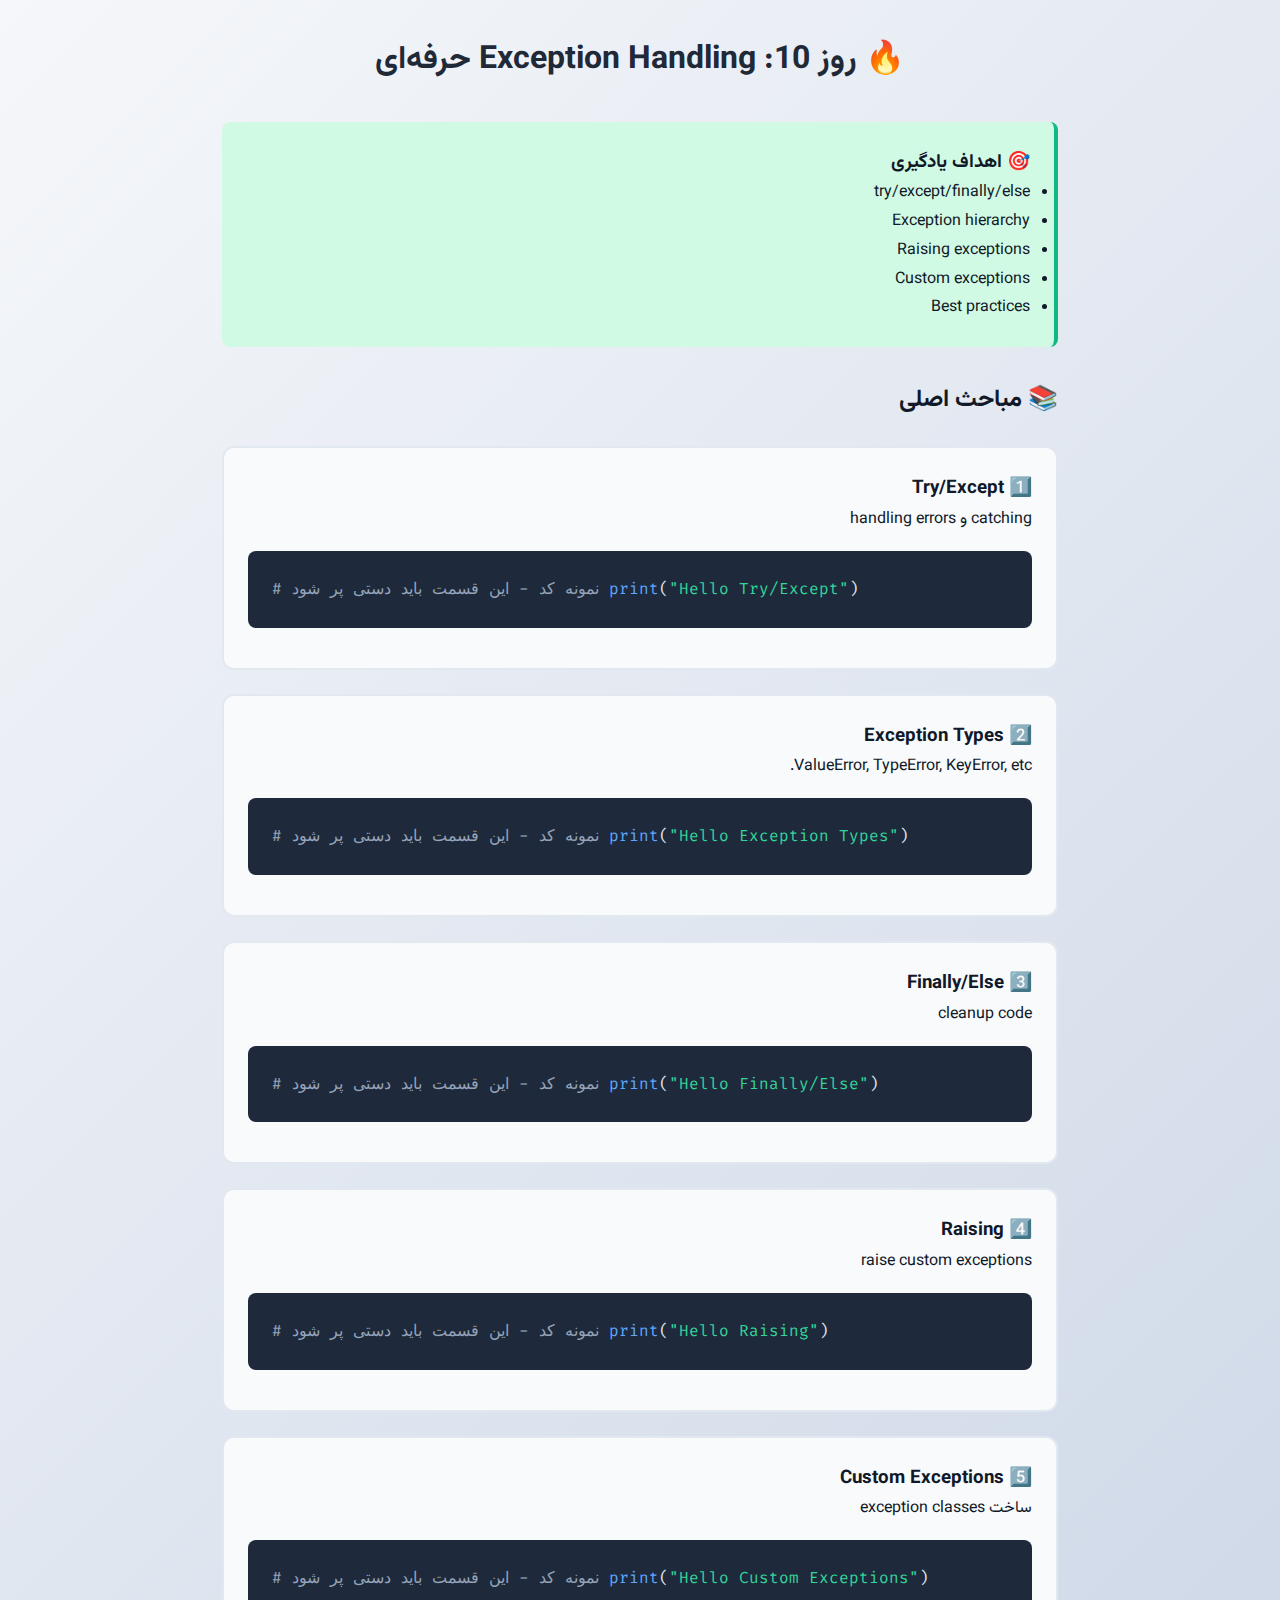
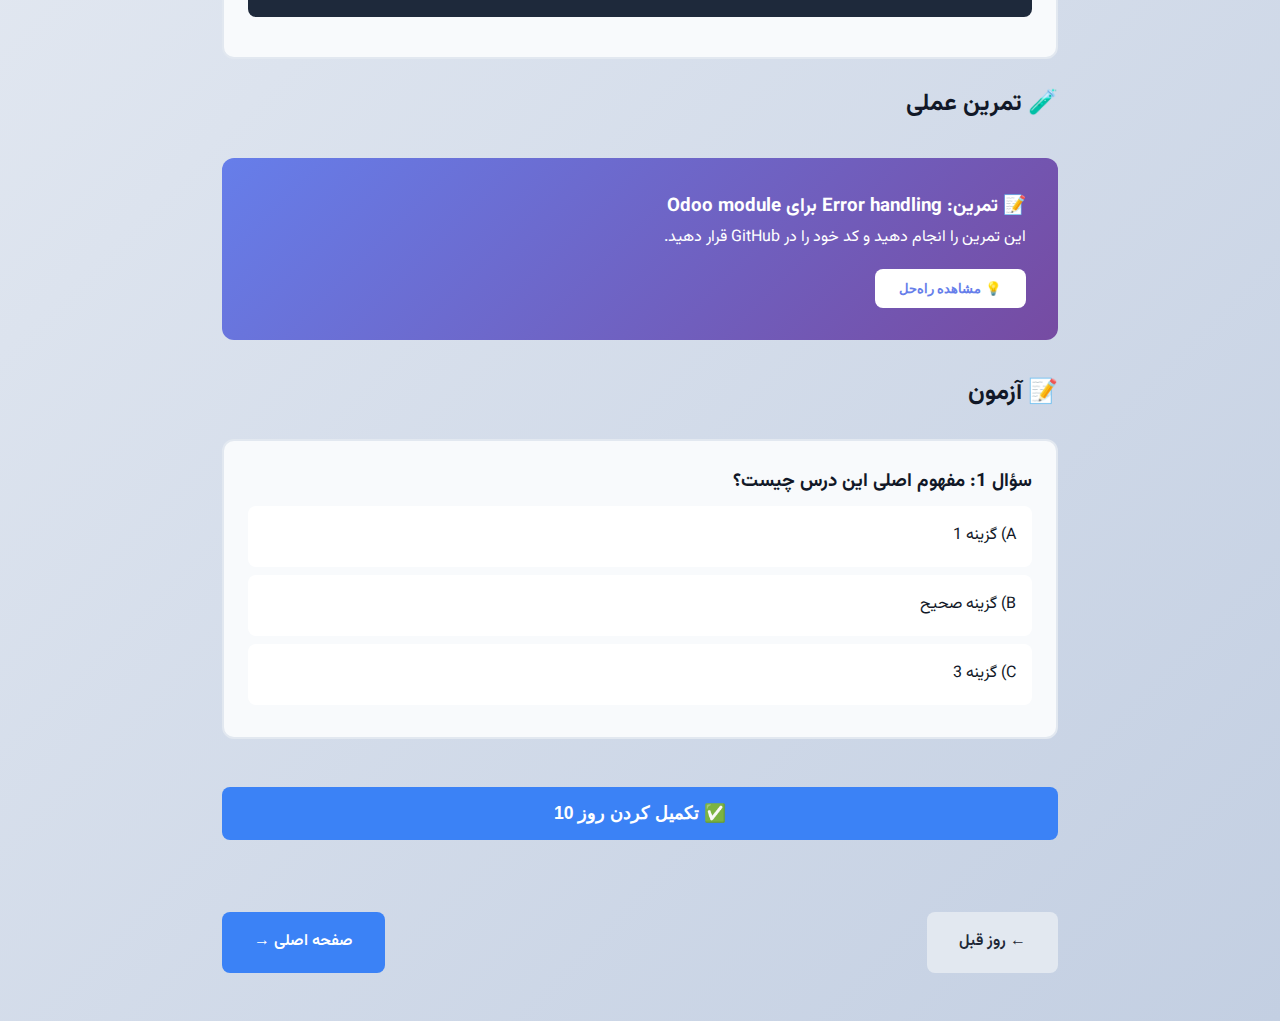
<file: lessons/day10-exception-handling.html>
<!DOCTYPE html>
<html lang="fa" dir="rtl">
<head>
    <meta charset="UTF-8">
    <meta name="viewport" content="width=device-width, initial-scale=1.0">
    <title>روز 10: Exception Handling حرفه‌ای | Python & Odoo Mastery 🎓</title>
    <link rel="stylesheet" href="../assets/style.css">
    <link href="https://fonts.googleapis.com/css2?family=Vazirmatn:wght@300;400;600;700&family=Fira+Code:wght@400;500;600&display=swap" rel="stylesheet">
</head>
<body>
    <div class="lesson-content" style="max-width: 900px; margin: 2rem auto; padding: 0 2rem;">
        <h1 style="text-align: center; color: #1f2937;">🔥 روز 10: Exception Handling حرفه‌ای</h1>
        
        <div style="background: #d1fae5; border-right: 4px solid #10b981; padding: 1.5rem; border-radius: 8px; margin: 2rem 0;">
            <h3>🎯 اهداف یادگیری</h3>
            <ul>
                <li>try/except/finally/else</li>
                <li>Exception hierarchy</li>
                <li>Raising exceptions</li>
                <li>Custom exceptions</li>
                <li>Best practices</li>
            </ul>
        </div>

        <h2>📚 مباحث اصلی</h2>
        
        
        <div style="background: #f8fafc; padding: 1.5rem; border-radius: 12px; margin: 1.5rem 0; border: 2px solid #e2e8f0;">
            <h3>1️⃣ Try/Except</h3>
            <p>catching و handling errors</p>
            <div style="background: #1e293b; color: #e2e8f0; padding: 1.5rem; border-radius: 8px; font-family: 'Fira Code', monospace; margin: 1rem 0; direction: ltr; text-align: left;">
<span style="color: #94a3b8;"># نمونه کد - این قسمت باید دستی پر شود</span>
<span style="color: #60a5fa;">print</span>(<span style="color: #34d399;">"Hello Try/Except"</span>)
            </div>
        </div>

        <div style="background: #f8fafc; padding: 1.5rem; border-radius: 12px; margin: 1.5rem 0; border: 2px solid #e2e8f0;">
            <h3>2️⃣ Exception Types</h3>
            <p>ValueError, TypeError, KeyError, etc.</p>
            <div style="background: #1e293b; color: #e2e8f0; padding: 1.5rem; border-radius: 8px; font-family: 'Fira Code', monospace; margin: 1rem 0; direction: ltr; text-align: left;">
<span style="color: #94a3b8;"># نمونه کد - این قسمت باید دستی پر شود</span>
<span style="color: #60a5fa;">print</span>(<span style="color: #34d399;">"Hello Exception Types"</span>)
            </div>
        </div>

        <div style="background: #f8fafc; padding: 1.5rem; border-radius: 12px; margin: 1.5rem 0; border: 2px solid #e2e8f0;">
            <h3>3️⃣ Finally/Else</h3>
            <p>cleanup code</p>
            <div style="background: #1e293b; color: #e2e8f0; padding: 1.5rem; border-radius: 8px; font-family: 'Fira Code', monospace; margin: 1rem 0; direction: ltr; text-align: left;">
<span style="color: #94a3b8;"># نمونه کد - این قسمت باید دستی پر شود</span>
<span style="color: #60a5fa;">print</span>(<span style="color: #34d399;">"Hello Finally/Else"</span>)
            </div>
        </div>

        <div style="background: #f8fafc; padding: 1.5rem; border-radius: 12px; margin: 1.5rem 0; border: 2px solid #e2e8f0;">
            <h3>4️⃣ Raising</h3>
            <p>raise custom exceptions</p>
            <div style="background: #1e293b; color: #e2e8f0; padding: 1.5rem; border-radius: 8px; font-family: 'Fira Code', monospace; margin: 1rem 0; direction: ltr; text-align: left;">
<span style="color: #94a3b8;"># نمونه کد - این قسمت باید دستی پر شود</span>
<span style="color: #60a5fa;">print</span>(<span style="color: #34d399;">"Hello Raising"</span>)
            </div>
        </div>

        <div style="background: #f8fafc; padding: 1.5rem; border-radius: 12px; margin: 1.5rem 0; border: 2px solid #e2e8f0;">
            <h3>5️⃣ Custom Exceptions</h3>
            <p>ساخت exception classes</p>
            <div style="background: #1e293b; color: #e2e8f0; padding: 1.5rem; border-radius: 8px; font-family: 'Fira Code', monospace; margin: 1rem 0; direction: ltr; text-align: left;">
<span style="color: #94a3b8;"># نمونه کد - این قسمت باید دستی پر شود</span>
<span style="color: #60a5fa;">print</span>(<span style="color: #34d399;">"Hello Custom Exceptions"</span>)
            </div>
        </div>


        <h2>🧪 تمرین عملی</h2>

        <div style="background: linear-gradient(135deg, #667eea 0%, #764ba2 100%); color: white; padding: 2rem; border-radius: 12px; margin: 2rem 0;">
            <h3>📝 تمرین: Error handling برای Odoo module</h3>
            <p>این تمرین را انجام دهید و کد خود را در GitHub قرار دهید.</p>
            
            <button onclick="document.getElementById('ex-solution').style.display='block'" style="background: white; color: #667eea; padding: 0.75rem 1.5rem; border: none; border-radius: 8px; font-weight: 600; cursor: pointer; margin-top: 1rem;">
                💡 مشاهده راه‌حل
            </button>
            
            <div id="ex-solution" style="display: none; background: rgba(0,0,0,0.3); padding: 1.5rem; border-radius: 8px; margin-top: 1rem; font-family: 'Fira Code', monospace;">
<span style="color: #94a3b8;"># راه‌حل تمرین - این قسمت باید دستی تکمیل شود</span>
print("راه‌حل در حال تکمیل...")
            </div>
        </div>

        <h2>📝 آزمون</h2>

        <div style="background: #f8fafc; padding: 1.5rem; border-radius: 12px; margin: 1.5rem 0; border: 2px solid #e2e8f0;">
            <h3>سؤال 1: مفهوم اصلی این درس چیست؟</h3>
            <div class="quiz-option" onclick="checkAnswer(1, 'A', false)" style="background: white; padding: 1rem; margin: 0.5rem 0; border-radius: 8px; cursor: pointer;">A) گزینه 1</div>
            <div class="quiz-option" onclick="checkAnswer(1, 'B', true)" style="background: white; padding: 1rem; margin: 0.5rem 0; border-radius: 8px; cursor: pointer;">B) گزینه صحیح</div>
            <div class="quiz-option" onclick="checkAnswer(1, 'C', false)" style="background: white; padding: 1rem; margin: 0.5rem 0; border-radius: 8px; cursor: pointer;">C) گزینه 3</div>
        </div>

        <button onclick="markComplete()" style="background: #3b82f6; color: white; padding: 1rem 2rem; border: none; border-radius: 8px; font-size: 1.1rem; font-weight: 600; cursor: pointer; width: 100%; margin: 1.5rem 0;">
            ✅ تکمیل کردن روز 10
        </button>

        <div style="display: flex; justify-content: space-between; margin: 3rem 0; gap: 1rem;">
            <a href="day09-*.html" style="padding: 1rem 2rem; background: #e2e8f0; color: #1f2937; text-decoration: none; border-radius: 8px; font-weight: 600;">← روز قبل</a>
            <a href="../index.html" style="padding: 1rem 2rem; background: #3b82f6; color: white; text-decoration: none; border-radius: 8px; font-weight: 600;">صفحه اصلی →</a>
        </div>
    </div>

    <script>
        const answers = {};
        const correctAnswers = {1: 'B'};

        function checkAnswer(q, selected) {
            const options = event.target.parentElement.querySelectorAll('.quiz-option');
            options.forEach(opt => opt.style.borderColor = 'transparent');
            
            answers[q] = selected;
            
            if (selected === correctAnswers[q]) {
                event.target.style.background = '#d1fae5';
                event.target.style.borderColor = '#10b981';
            } else {
                event.target.style.background = '#fee2e2';
                event.target.style.borderColor = '#ef4444';
            }
        }

        function markComplete() {
            localStorage.setItem('lesson_day10_complete', 'true');
            alert('🎉 تبریک! روز 10 تکمیل شد.');
            event.target.textContent = '✅ تکمیل شده';
            event.target.disabled = true;
            event.target.style.background = '#10b981';
        }

        window.addEventListener('load', () => {
            if (localStorage.getItem('lesson_day10_complete') === 'true') {
                const btn = document.querySelector('button[onclick="markComplete()"]');
                if (btn) {
                    btn.textContent = '✅ تکمیل شده';
                    btn.disabled = true;
                    btn.style.background = '#10b981';
                }
            }
        });
    </script>
</body>
</html>
</file>
<file: assets/style.css>
/* ========================================
   Python & Odoo Mastery - Professional Learning Platform
   ======================================== */

:root {
    --primary: #2563eb;
    --primary-dark: #1e40af;
    --success: #10b981;
    --warning: #f59e0b;
    --danger: #ef4444;
    --dark: #1f2937;
    --light: #f3f4f6;
    --white: #ffffff;
    --border: #e5e7eb;
    --text-primary: #111827;
    --text-secondary: #6b7280;
    --shadow: 0 1px 3px rgba(0,0,0,0.1);
    --shadow-lg: 0 10px 25px rgba(0,0,0,0.15);
}

* {
    margin: 0;
    padding: 0;
    box-sizing: border-box;
}

body {
    font-family: 'Vazirmatn', 'Segoe UI', Tahoma, Geneva, Verdana, sans-serif;
    background: linear-gradient(135deg, #f5f7fa 0%, #c3cfe2 100%);
    color: var(--text-primary);
    line-height: 1.8;
    direction: rtl;
}

/* Navbar */
.navbar {
    background: var(--white);
    box-shadow: var(--shadow);
    padding: 1rem 0;
    position: sticky;
    top: 0;
    z-index: 100;
}

.navbar .container {
    display: flex;
    justify-content: space-between;
    align-items: center;
}

.logo {
    font-size: 1.5rem;
    font-weight: 700;
    color: var(--primary);
}

.nav-links {
    display: flex;
    gap: 2rem;
}

.nav-links a {
    text-decoration: none;
    color: var(--text-primary);
    font-weight: 500;
    transition: color 0.3s;
}

.nav-links a:hover {
    color: var(--primary);
}

/* Hero Section */
.hero {
    background: linear-gradient(135deg, #667eea 0%, #764ba2 100%);
    color: var(--white);
    padding: 4rem 0;
    text-align: center;
    margin-bottom: 3rem;
}

.hero-title {
    font-size: 2.5rem;
    font-weight: 700;
    margin-bottom: 1rem;
}

.hero-subtitle {
    font-size: 1.25rem;
    opacity: 0.9;
    margin-bottom: 2rem;
}

.hero-stats {
    display: grid;
    grid-template-columns: repeat(auto-fit, minmax(200px, 1fr));
    gap: 1.5rem;
    max-width: 900px;
    margin: 0 auto;
}

.stat-card {
    background: rgba(255, 255, 255, 0.1);
    backdrop-filter: blur(10px);
    padding: 1.5rem;
    border-radius: 12px;
    border: 1px solid rgba(255, 255, 255, 0.2);
    display: flex;
    flex-direction: column;
    gap: 0.5rem;
}

.stat-number {
    font-size: 2rem;
    font-weight: 700;
}

.stat-label {
    font-size: 0.875rem;
    opacity: 0.8;
}

/* Container */
.container {
    max-width: 1200px;
    margin: 0 auto;
    padding: 0 2rem;
}

/* Section */
.section {
    background: var(--white);
    border-radius: 16px;
    padding: 2.5rem;
    margin-bottom: 2rem;
    box-shadow: var(--shadow-lg);
}

.section-title {
    font-size: 1.875rem;
    font-weight: 700;
    margin-bottom: 2rem;
    color: var(--primary);
    border-right: 4px solid var(--primary);
    padding-right: 1rem;
}

/* Assessment Grid */
.assessment-grid {
    display: grid;
    grid-template-columns: repeat(auto-fit, minmax(280px, 1fr));
    gap: 2rem;
    margin-bottom: 2rem;
}

.skill-category {
    background: var(--light);
    padding: 1.5rem;
    border-radius: 12px;
    border: 2px solid var(--border);
}

.skill-category h3 {
    font-size: 1.25rem;
    font-weight: 600;
    margin-bottom: 1rem;
    color: var(--primary-dark);
}

.skill-items {
    display: flex;
    flex-direction: column;
    gap: 0.75rem;
}

.skill-items label {
    display: flex;
    align-items: center;
    gap: 0.5rem;
    cursor: pointer;
    transition: all 0.2s;
    padding: 0.5rem;
    border-radius: 6px;
}

.skill-items label:hover {
    background: var(--white);
}

.skill-check {
    width: 20px;
    height: 20px;
    cursor: pointer;
}

/* Level Result */
.level-result {
    background: linear-gradient(135deg, #667eea 0%, #764ba2 100%);
    color: var(--white);
    padding: 2rem;
    border-radius: 12px;
    margin-top: 2rem;
    text-align: center;
}

.level-result h3 {
    font-size: 2rem;
    margin-bottom: 1rem;
}

.level-result p {
    font-size: 1.125rem;
    line-height: 1.6;
}

/* Lesson Cards */
.lesson-card {
    background: var(--white);
    border: 2px solid var(--border);
    border-radius: 12px;
    padding: 2rem;
    transition: all 0.3s;
}

.lesson-card:hover {
    transform: translateY(-4px);
    box-shadow: var(--shadow-lg);
}

.active-lesson {
    border-color: var(--success);
    background: linear-gradient(to bottom, rgba(16, 185, 129, 0.05), var(--white));
}

.lesson-header {
    display: flex;
    gap: 1rem;
    margin-bottom: 1rem;
    flex-wrap: wrap;
}

.lesson-day {
    background: var(--primary);
    color: var(--white);
    padding: 0.5rem 1rem;
    border-radius: 20px;
    font-weight: 600;
    font-size: 0.875rem;
}

.lesson-level {
    background: var(--warning);
    color: var(--white);
    padding: 0.5rem 1rem;
    border-radius: 20px;
    font-weight: 600;
    font-size: 0.875rem;
}

.lesson-duration {
    background: var(--light);
    padding: 0.5rem 1rem;
    border-radius: 20px;
    font-size: 0.875rem;
}

.lesson-title {
    font-size: 1.5rem;
    font-weight: 700;
    margin-bottom: 1rem;
    color: var(--dark);
}

.lesson-description {
    color: var(--text-secondary);
    margin-bottom: 1.5rem;
    line-height: 1.8;
}

.lesson-objectives {
    background: var(--light);
    padding: 1.5rem;
    border-radius: 8px;
    margin-bottom: 1.5rem;
}

.lesson-objectives h4 {
    font-size: 1.125rem;
    font-weight: 600;
    margin-bottom: 1rem;
    color: var(--primary-dark);
}

.lesson-objectives ul {
    list-style-position: inside;
    color: var(--text-secondary);
}

.lesson-objectives li {
    margin-bottom: 0.5rem;
    padding-right: 0.5rem;
}

.lesson-actions {
    display: flex;
    gap: 1rem;
    flex-wrap: wrap;
}

/* Curriculum */
.curriculum-phase {
    margin-bottom: 3rem;
}

.phase-title {
    font-size: 1.5rem;
    font-weight: 700;
    margin-bottom: 1.5rem;
    color: var(--primary-dark);
    background: var(--light);
    padding: 1rem 1.5rem;
    border-radius: 8px;
    border-right: 4px solid var(--primary);
}

.lessons-grid {
    display: grid;
    grid-template-columns: repeat(auto-fill, minmax(280px, 1fr));
    gap: 1rem;
}

.lesson-item {
    background: var(--white);
    border: 2px solid var(--border);
    padding: 1.25rem;
    border-radius: 8px;
    display: flex;
    align-items: center;
    gap: 1rem;
    transition: all 0.3s;
    cursor: pointer;
}

.lesson-item:hover {
    border-color: var(--primary);
    transform: translateX(-4px);
}

.lesson-item.completed {
    background: linear-gradient(to left, rgba(16, 185, 129, 0.1), var(--white));
    border-color: var(--success);
}

.lesson-number {
    background: var(--primary);
    color: var(--white);
    width: 40px;
    height: 40px;
    border-radius: 50%;
    display: flex;
    align-items: center;
    justify-content: center;
    font-weight: 700;
    flex-shrink: 0;
}

.lesson-item.completed .lesson-number {
    background: var(--success);
}

.lesson-name {
    flex: 1;
    font-weight: 500;
}

.lesson-status {
    font-size: 1.25rem;
    flex-shrink: 0;
}

/* Resources Grid */
.resources-grid {
    display: grid;
    grid-template-columns: repeat(auto-fit, minmax(250px, 1fr));
    gap: 1.5rem;
}

.resource-card {
    background: linear-gradient(135deg, #f093fb 0%, #f5576c 100%);
    color: var(--white);
    padding: 2rem;
    border-radius: 12px;
    text-align: center;
    box-shadow: var(--shadow);
    transition: transform 0.3s;
}

.resource-card:hover {
    transform: translateY(-6px);
}

.resource-card h3 {
    margin-bottom: 1rem;
    font-size: 1.25rem;
}

/* Buttons */
.btn {
    display: inline-block;
    padding: 0.75rem 1.5rem;
    border-radius: 8px;
    font-weight: 600;
    text-decoration: none;
    border: none;
    cursor: pointer;
    transition: all 0.3s;
    font-size: 1rem;
}

.btn-primary {
    background: var(--primary);
    color: var(--white);
}

.btn-primary:hover {
    background: var(--primary-dark);
    transform: translateY(-2px);
    box-shadow: var(--shadow-lg);
}

.btn-success {
    background: var(--success);
    color: var(--white);
}

.btn-success:hover {
    background: #059669;
    transform: translateY(-2px);
}

.btn-outline {
    background: transparent;
    color: var(--primary);
    border: 2px solid var(--primary);
}

.btn-outline:hover {
    background: var(--primary);
    color: var(--white);
}

.btn-sm {
    padding: 0.5rem 1rem;
    font-size: 0.875rem;
    background: var(--white);
    color: var(--primary);
}

.btn-sm:hover {
    background: var(--primary);
    color: var(--white);
}

/* Footer */
.footer {
    background: var(--dark);
    color: var(--white);
    padding: 2rem 0;
    text-align: center;
    margin-top: 4rem;
}

.footer p {
    margin-bottom: 0.5rem;
}

.quote {
    font-style: italic;
    opacity: 0.8;
    font-size: 0.875rem;
}

/* Responsive */
@media (max-width: 768px) {
    .hero-title {
        font-size: 1.75rem;
    }
    
    .hero-subtitle {
        font-size: 1rem;
    }
    
    .nav-links {
        flex-direction: column;
        gap: 0.5rem;
    }
    
    .section {
        padding: 1.5rem;
    }
    
    .container {
        padding: 0 1rem;
    }
}

/* Animations */
@keyframes fadeIn {
    from {
        opacity: 0;
        transform: translateY(20px);
    }
    to {
        opacity: 1;
        transform: translateY(0);
    }
}

.section {
    animation: fadeIn 0.6s ease-out;
}
</file>
